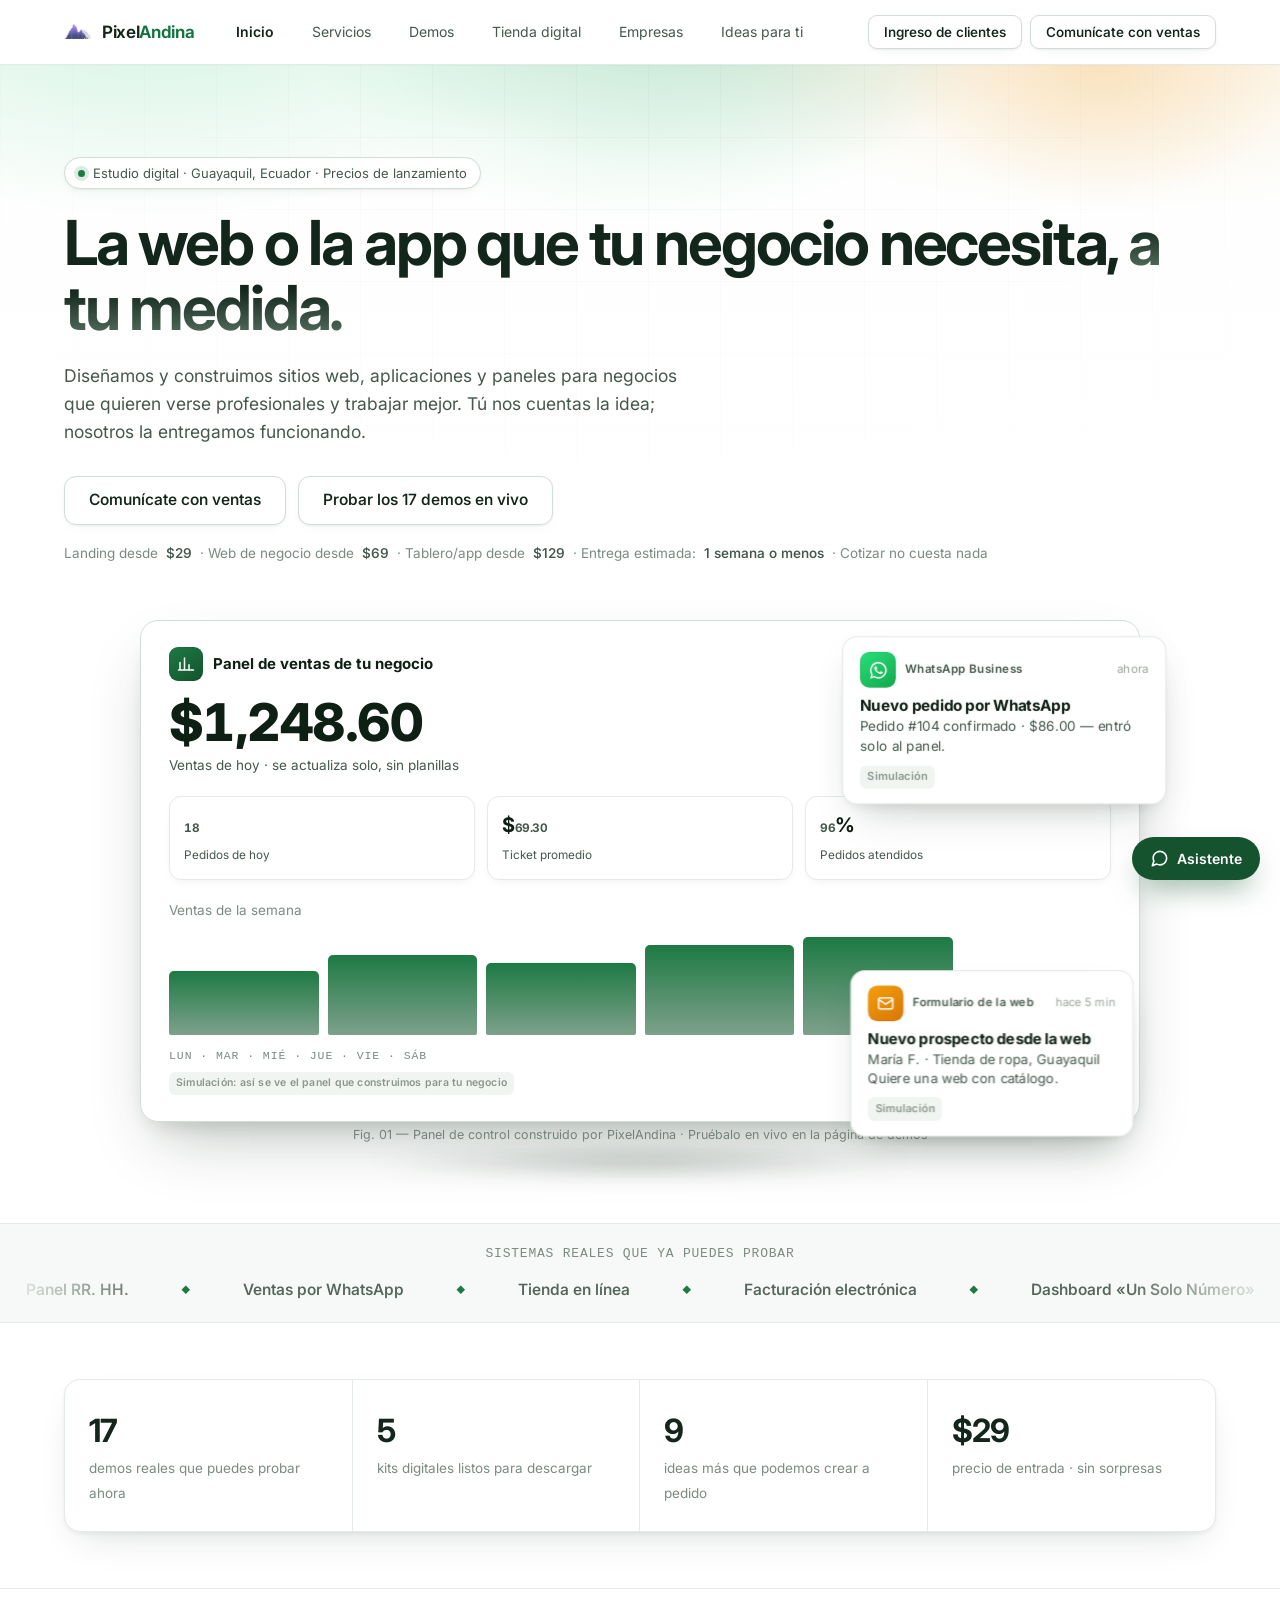
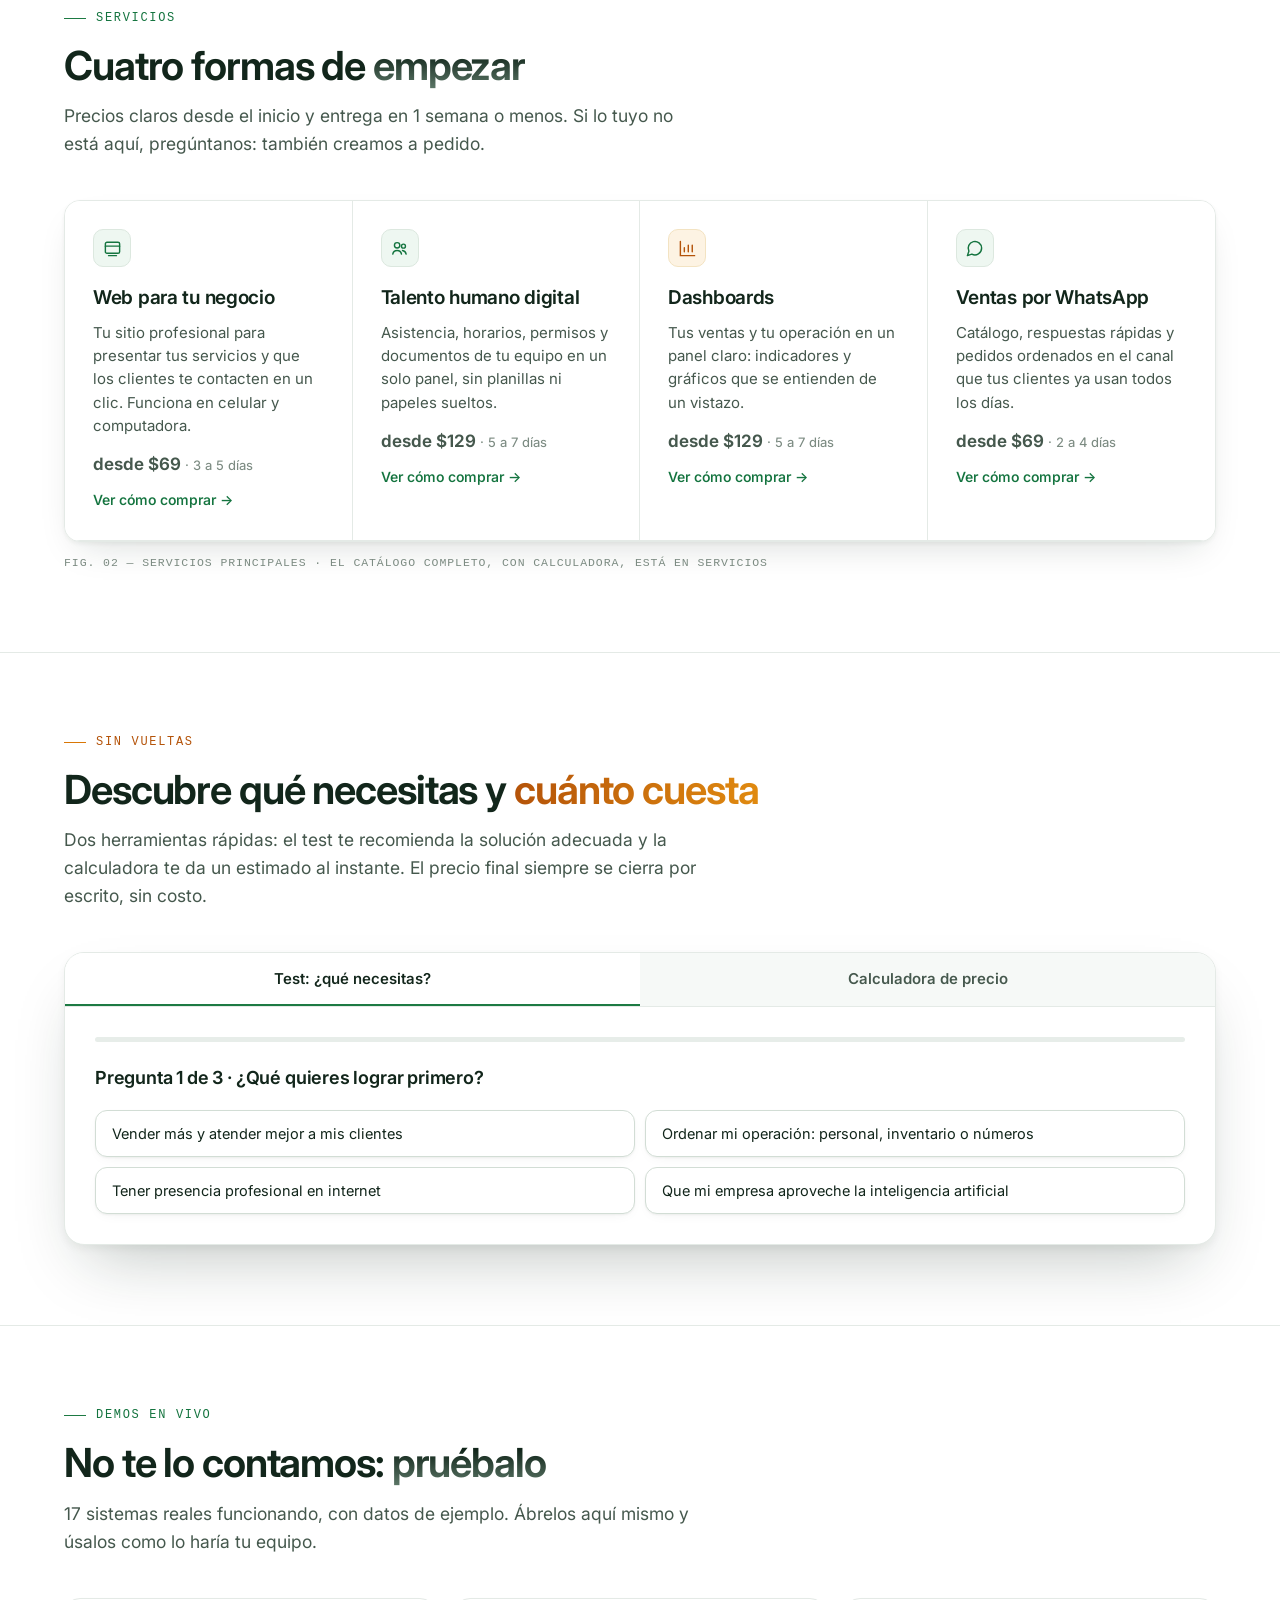
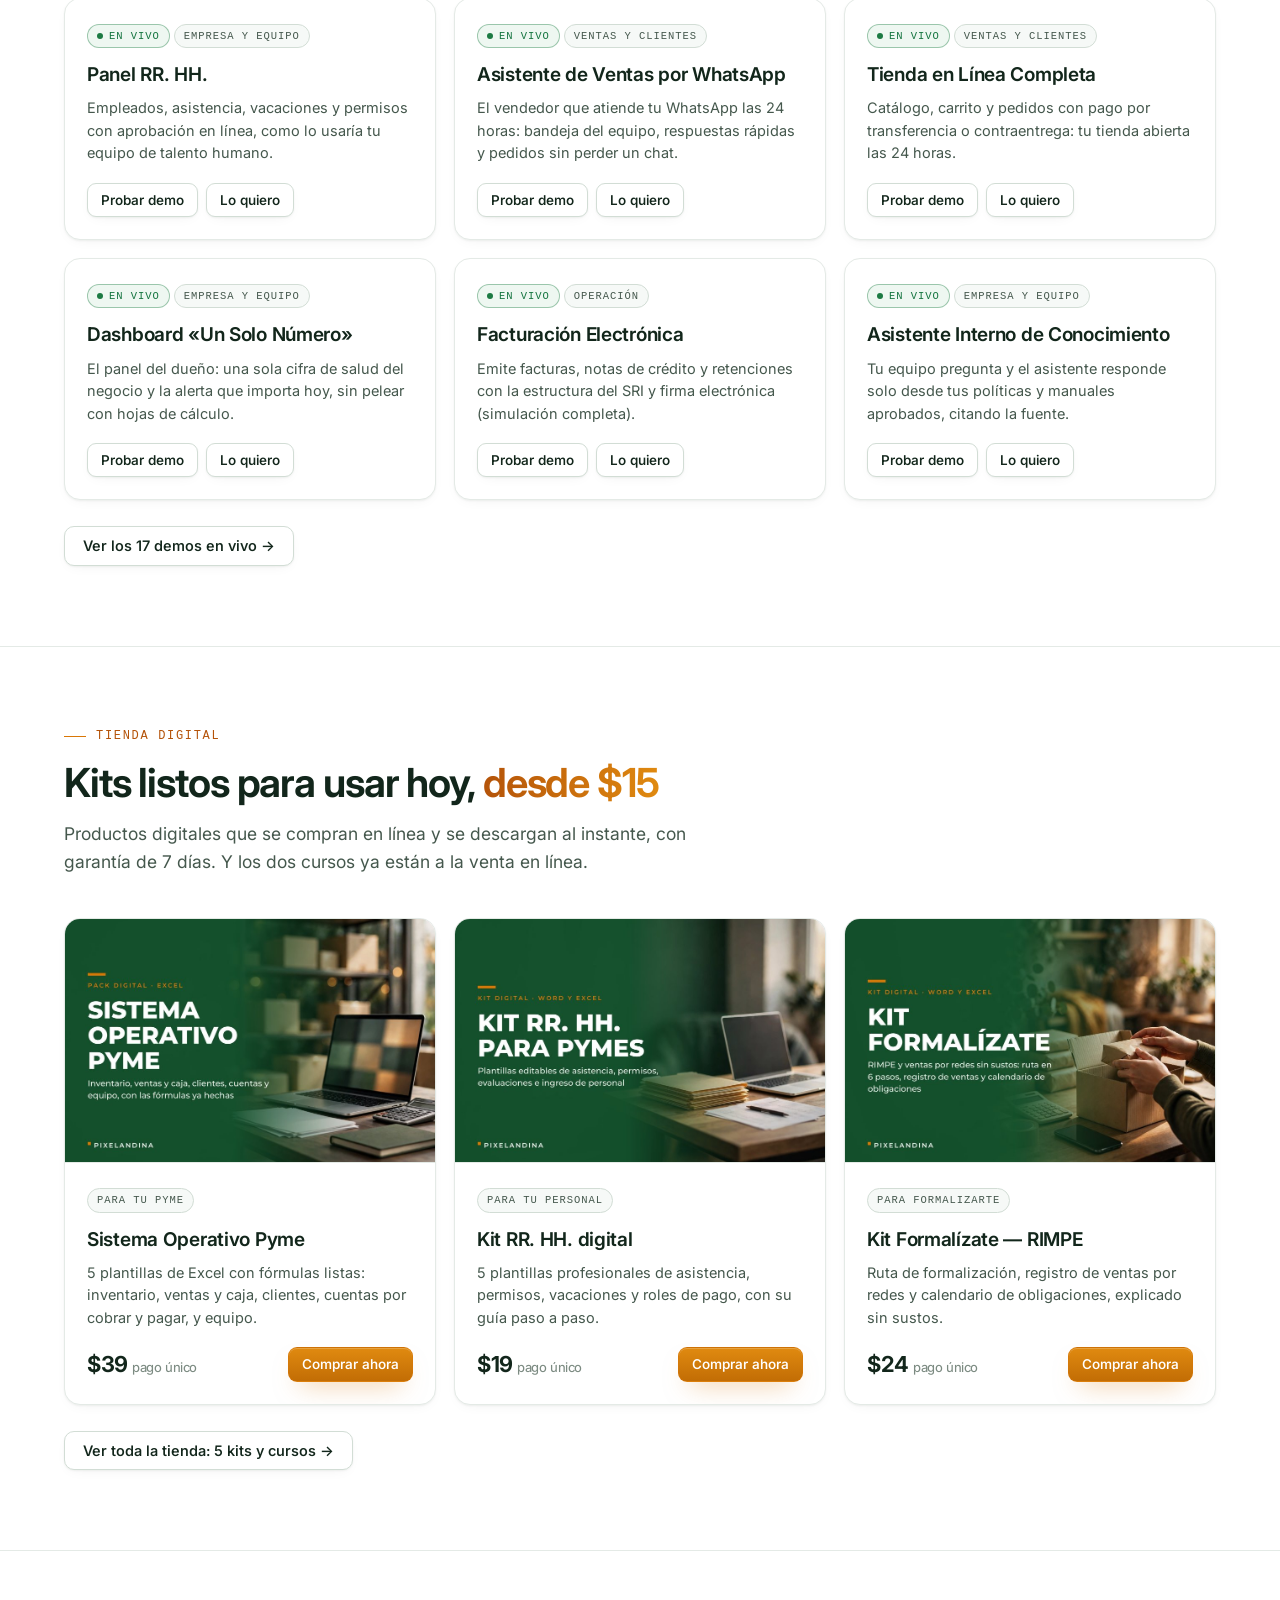
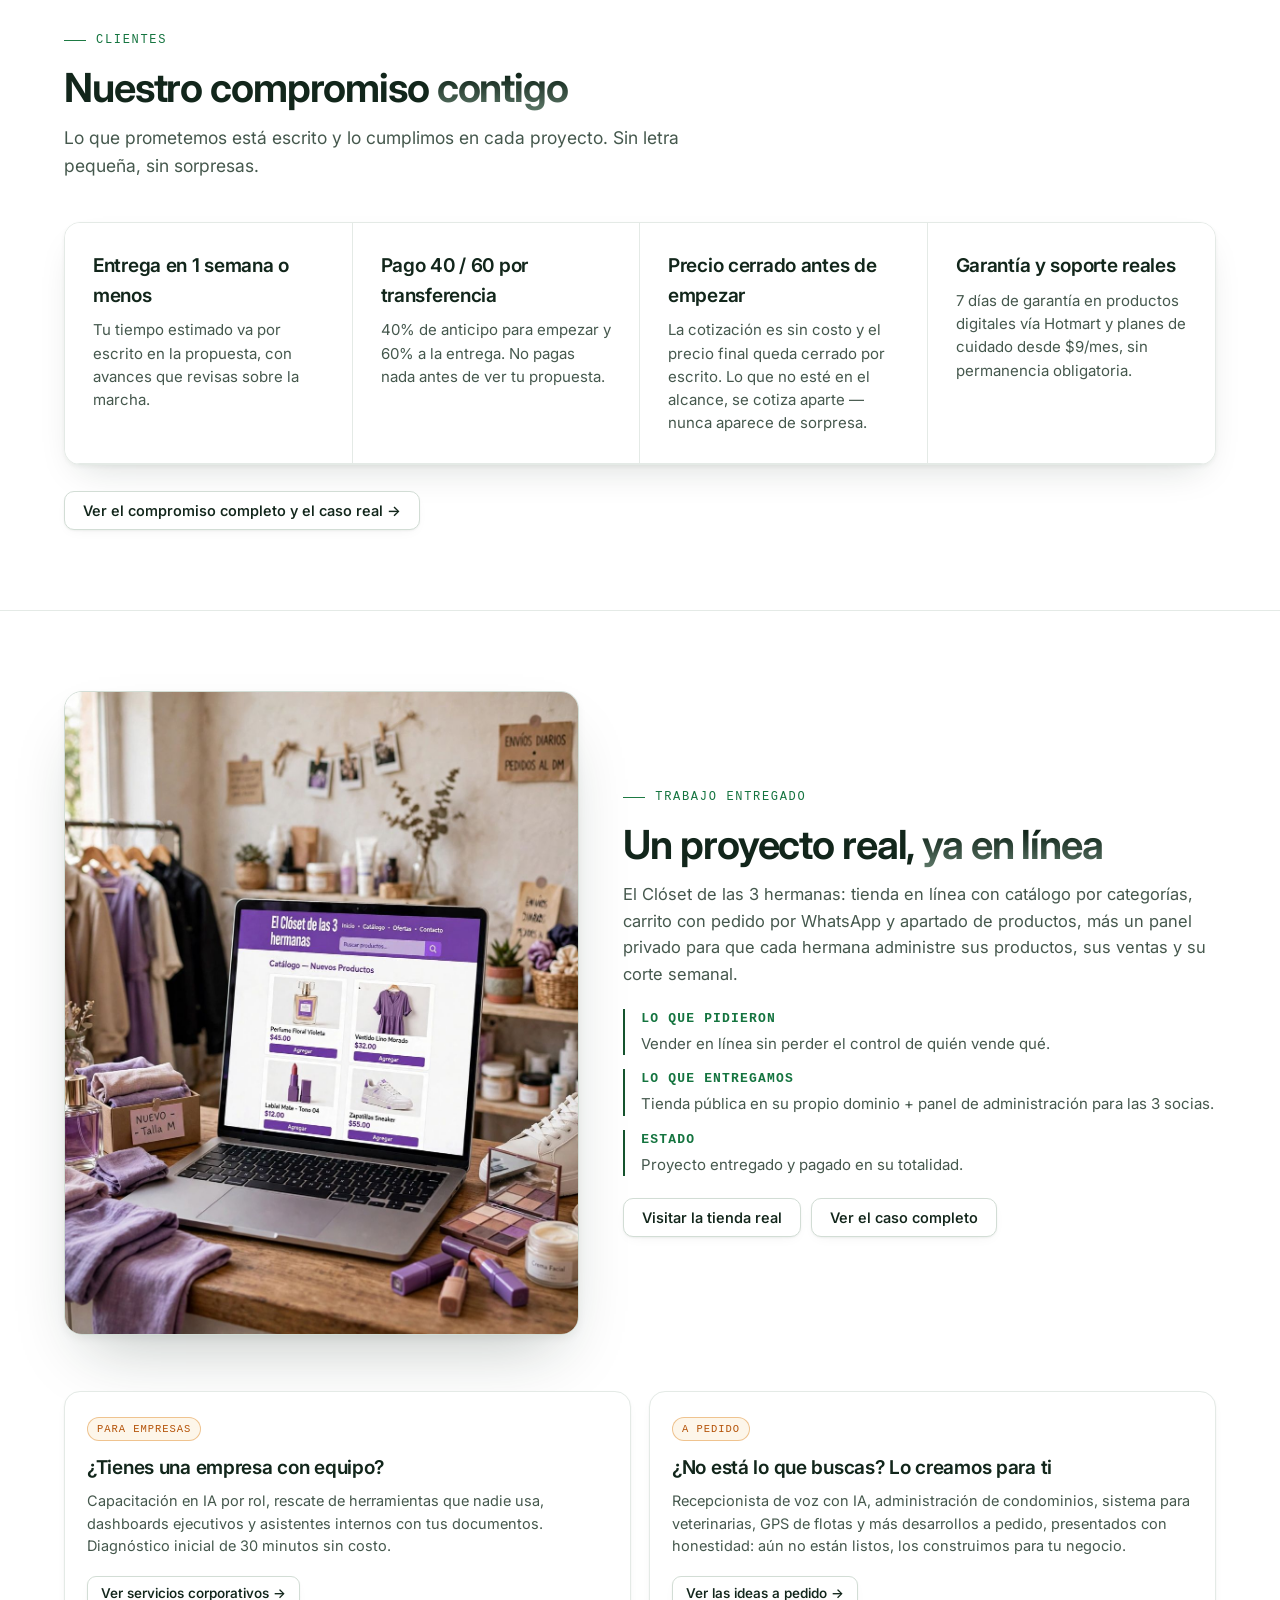
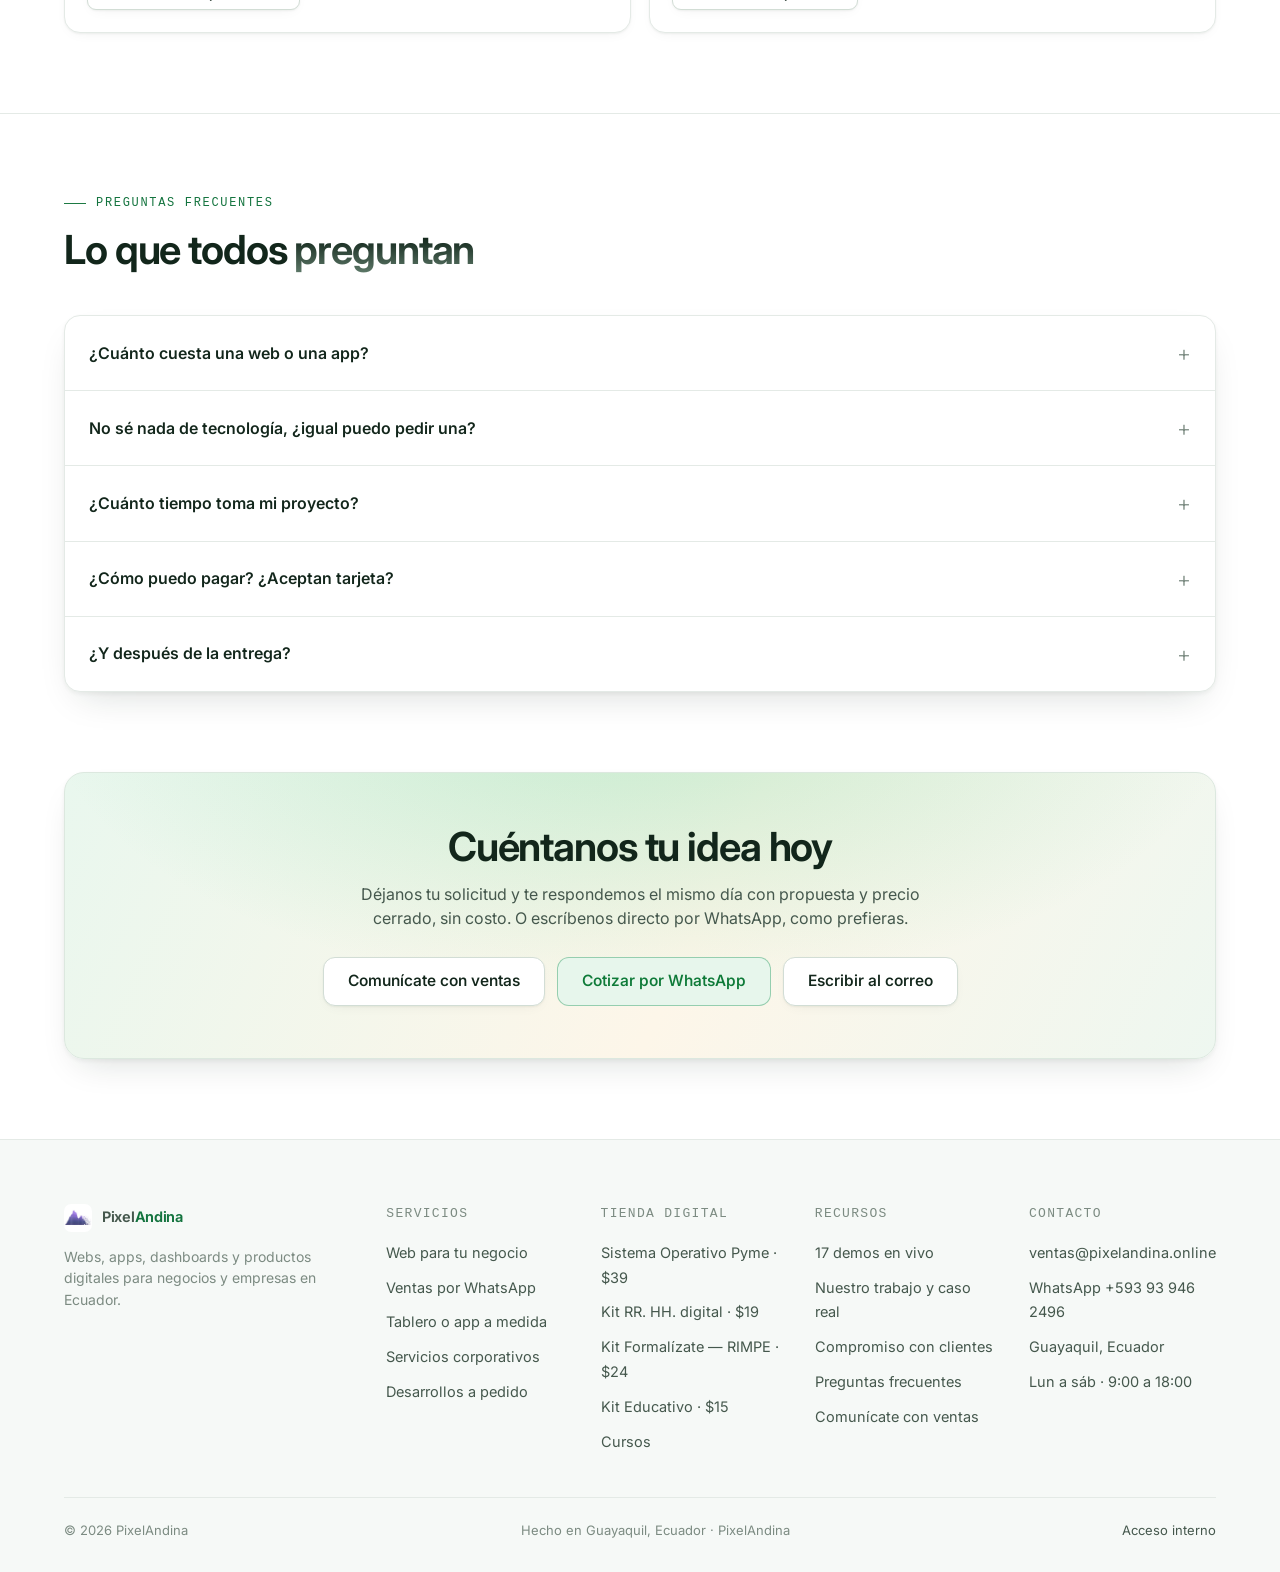
<file: index.html>
<!DOCTYPE html>
<html lang="es">
<head>
<meta charset="UTF-8">
<meta name="viewport" content="width=device-width, initial-scale=1.0">
<title>PixelAndina — Webs, apps y dashboards para tu negocio en Ecuador</title>
<meta name="description" content="Diseñamos y construimos sitios web, aplicaciones y paneles para negocios en Ecuador. Precios claros desde $29, entrega en 1 semana o menos y 17 demos en vivo para probar antes de pagar.">
<link rel="icon" type="image/png" href="assets/simbolo-dos-cumbres.png">
<link rel="preconnect" href="https://fonts.googleapis.com">
<link rel="preconnect" href="https://fonts.gstatic.com" crossorigin>
<link href="https://fonts.googleapis.com/css2?family=Inter:wght@400;500;600;700;800&display=swap" rel="stylesheet">
<link rel="stylesheet" href="assets/styles.css">
<link rel="stylesheet" href="assets/escena.css">
<script defer src="https://umami-pixelandina.vercel.app/script.js" data-website-id="78d59000-011a-4c44-9c90-a9eae71046f2"></script>
</head>
<body>

<header class="site-head">
  <div class="head-in">
    <a class="brand" href="index.html"><img src="assets/simbolo-dos-cumbres.webp" alt="Logo de PixelAndina"><span>Pixel<em>Andina</em></span></a>
    <button class="nav-toggle" type="button" aria-label="Abrir menú" aria-expanded="false" aria-controls="mainNav"><svg viewBox="0 0 24 24" fill="none" stroke="currentColor" stroke-width="2" stroke-linecap="round"><path d="M4 7h16M4 12h16M4 17h16"/></svg></button>
    <nav class="main-nav" id="mainNav" aria-label="Navegación principal">
      <a href="index.html" class="on">Inicio</a>
      <a href="servicios.html">Servicios</a>
      <a href="demos.html">Demos</a>
      <a href="tienda.html">Tienda digital</a>
      <a href="corporativo.html">Empresas</a>
      <a href="ideas.html">Ideas para ti</a>
      <a href="portafolio.html">Nuestro trabajo</a>
      <a href="clientes.html" class="solo-movil">Ingreso de clientes</a>
    </nav>
    <div class="head-cta"><a class="btn btn-ghost btn-sm" href="clientes.html">Ingreso de clientes</a><a class="btn btn-white btn-sm" href="ventas.html">Comunícate con ventas</a></div>
  </div>
</header>

<!-- ============ HERO ============ -->
<section class="hero">
  <div class="glow"></div><div class="gridbg"></div>
  <div class="wrap">
    <span class="pill"><span class="dot"></span> Estudio digital · Guayaquil, Ecuador · Precios de lanzamiento</span>
    <h1>La web o la app que tu negocio necesita, <span class="grad">a tu medida.</span></h1>
    <p class="lead">Diseñamos y construimos sitios web, aplicaciones y paneles para negocios que quieren verse profesionales y trabajar mejor. Tú nos cuentas la idea; nosotros la entregamos funcionando.</p>
    <div class="hero-ctas">
      <a class="btn btn-white btn-lg" href="ventas.html">Comunícate con ventas</a>
      <a class="btn btn-ghost btn-lg" href="demos.html">Probar los 17 demos en vivo</a>
    </div>
    <p class="hero-note">Landing desde <b>$29</b> · Web de negocio desde <b>$69</b> · Tablero/app desde <b>$129</b> · Entrega estimada: <b>1 semana o menos</b> · Cotizar no cuesta nada</p>

    <!-- ===== Escena 3D: panel de ventas en vivo ===== -->
    <div class="esc-scene">
      <div class="esc-halo"></div>
      <div class="esc-tilt">
        <div class="esc-panel">
          <div class="esc-p-head">
            <span class="esc-ic panel"><svg width="18" height="18" viewBox="0 0 24 24" fill="none" stroke="#fff" stroke-width="2" stroke-linecap="round"><path d="M4 20V10M10 20V4M16 20v-7M22 20H2"/></svg></span>
            <b>Panel de ventas de tu negocio</b>
            <span class="esc-live"><i></i>EN VIVO</span>
          </div>
          <div class="esc-big">$<span data-esc-count="1248.60" data-esc-dec="2">0.00</span></div>
          <p class="esc-big-sub">Ventas de hoy · se actualiza solo, sin planillas</p>
          <div class="esc-kpis">
            <div class="esc-kpi"><b><span data-esc-count="18">0</span></b><span>Pedidos de hoy</span></div>
            <div class="esc-kpi"><b>$<span data-esc-count="69.30" data-esc-dec="2">0.00</span></b><span>Ticket promedio</span></div>
            <div class="esc-kpi"><b><span data-esc-count="96">0</span>%</b><span>Pedidos atendidos</span></div>
          </div>
          <p class="small" style="margin:20px 0 4px">Ventas de la semana</p>
          <div class="bars"><i data-h="62"></i><i data-h="78"></i><i data-h="70"></i><i data-h="88"></i><i data-h="96"></i><i class="hot" data-h="52"></i></div>
          <p class="fig">Lun · Mar · Mié · Jue · Vie · Sáb</p>
          <span class="esc-sim">Simulación: así se ve el panel que construimos para tu negocio</span>
        </div>

        <div class="esc-fcard pos-tr float-a" aria-hidden="true">
          <div data-esc-rot="4600">
            <div class="esc-rot-item">
              <div class="fc-head">
                <span class="esc-ic wa"><svg width="19" height="19" viewBox="0 0 24 24" fill="#fff"><path d="M12 2a10 10 0 0 0-8.6 15.1L2 22l5-1.3A10 10 0 1 0 12 2zm0 18.2c-1.6 0-3.1-.4-4.4-1.2l-.3-.2-3 .8.8-2.9-.2-.3A8.2 8.2 0 1 1 12 20.2zm4.6-6.1c-.3-.1-1.5-.8-1.7-.8-.2-.1-.4-.1-.6.1l-.8 1c-.1.2-.3.2-.5.1a6.7 6.7 0 0 1-3.3-2.9c-.3-.4 0-.5.2-.8l.5-.6c.1-.2.1-.4 0-.5l-.8-1.9c-.2-.5-.4-.4-.6-.4h-.5c-.2 0-.5.1-.7.3-.9.9-1.1 2.2-.2 3.9a11.6 11.6 0 0 0 4.5 4.2c1.7.8 2.4.9 3.2.7.5-.1 1.5-.6 1.7-1.2.2-.6.2-1.1.1-1.2 0-.1-.2-.2-.5-.3z"/></svg></span>
                <span class="esc-app">WhatsApp Business</span>
                <span class="esc-time">ahora</span>
              </div>
              <h4>Nuevo pedido por WhatsApp</h4>
              <p>Pedido #104 confirmado · $86.00 — entró solo al panel.</p>
            </div>
            <div class="esc-rot-item">
              <div class="fc-head">
                <span class="esc-ic wa"><svg width="19" height="19" viewBox="0 0 24 24" fill="#fff"><path d="M12 2a10 10 0 0 0-8.6 15.1L2 22l5-1.3A10 10 0 1 0 12 2zm0 18.2c-1.6 0-3.1-.4-4.4-1.2l-.3-.2-3 .8.8-2.9-.2-.3A8.2 8.2 0 1 1 12 20.2zm4.6-6.1c-.3-.1-1.5-.8-1.7-.8-.2-.1-.4-.1-.6.1l-.8 1c-.1.2-.3.2-.5.1a6.7 6.7 0 0 1-3.3-2.9c-.3-.4 0-.5.2-.8l.5-.6c.1-.2.1-.4 0-.5l-.8-1.9c-.2-.5-.4-.4-.6-.4h-.5c-.2 0-.5.1-.7.3-.9.9-1.1 2.2-.2 3.9a11.6 11.6 0 0 0 4.5 4.2c1.7.8 2.4.9 3.2.7.5-.1 1.5-.6 1.7-1.2.2-.6.2-1.1.1-1.2 0-.1-.2-.2-.5-.3z"/></svg></span>
                <span class="esc-app">WhatsApp Business</span>
                <span class="esc-time">hace 12 min</span>
              </div>
              <h4>Apartado registrado</h4>
              <p>Abono de $20.00 — el producto quedó reservado.</p>
            </div>
            <div class="esc-rot-item">
              <div class="fc-head">
                <span class="esc-ic panel"><svg width="18" height="18" viewBox="0 0 24 24" fill="none" stroke="#fff" stroke-width="2" stroke-linecap="round"><path d="M4 20V10M10 20V4M16 20v-7M22 20H2"/></svg></span>
                <span class="esc-app">Panel de ventas</span>
                <span class="esc-time">hace 31 min</span>
              </div>
              <h4>La asistencia de hoy ya se cuadró sola</h4>
              <p>Sin planillas: el panel cerró el día por ti.</p>
            </div>
          </div>
          <span class="esc-sim">Simulación</span>
        </div>

        <div class="esc-fcard pos-br float-c" aria-hidden="true">
          <div class="fc-head">
            <span class="esc-ic mail"><svg width="18" height="18" viewBox="0 0 24 24" fill="none" stroke="#fff" stroke-width="2" stroke-linecap="round" stroke-linejoin="round"><rect x="3" y="5" width="18" height="14" rx="2"/><path d="m3 7 9 6 9-6"/></svg></span>
            <span class="esc-app">Formulario de la web</span>
            <span class="esc-time">hace 5 min</span>
          </div>
          <h4>Nuevo prospecto desde la web</h4>
          <p>María F. · Tienda de ropa, Guayaquil<br>Quiere una web con catálogo.</p>
          <span class="esc-sim">Simulación</span>
        </div>
      </div>
      <div class="esc-floor"></div>
      <p class="esc-cap">Fig. 01 — Panel de control construido por PixelAndina · Pruébalo en vivo en la página de demos</p>
    </div>
  </div>
</section>

<!-- ============ TIRA ============ -->
<div class="strip">
  <p>Sistemas reales que ya puedes probar</p>
  <div class="marquee"><div class="marquee-in">
    <span>Panel RR. HH.</span><span>Ventas por WhatsApp</span><span>Tienda en línea</span><span>Facturación electrónica</span><span>Dashboard «Un Solo Número»</span><span>Reservas con seña</span><span>Asistente de conocimiento</span><span>Inventario y pedidos</span><span>ReseñasQueVenden</span>
    <span>Panel RR. HH.</span><span>Ventas por WhatsApp</span><span>Tienda en línea</span><span>Facturación electrónica</span><span>Dashboard «Un Solo Número»</span><span>Reservas con seña</span><span>Asistente de conocimiento</span><span>Inventario y pedidos</span><span>ReseñasQueVenden</span>
  </div></div>
</div>

<!-- ============ CIFRAS ============ -->
<section class="sec-tight">
  <div class="wrap">
    <div class="stats rv">
      <div><b data-count="17">0</b><span>demos reales que puedes probar ahora</span></div>
      <div><b data-count="5">0</b><span>kits digitales listos para descargar</span></div>
      <div><b data-count="9">0</b><span>ideas más que podemos crear a pedido</span></div>
      <div><b data-prefix="$" data-count="29">0</b><span>precio de entrada · sin sorpresas</span></div>
    </div>
  </div>
</section>

<!-- ============ SERVICIOS ============ -->
<section class="sec" style="padding-top:20px">
  <div class="wrap">
    <div class="sec-head rv">
      <p class="eyebrow">Servicios</p>
      <h2>Cuatro formas de <span class="grad">empezar</span></h2>
      <p class="lead">Precios claros desde el inicio y entrega en 1 semana o menos. Si lo tuyo no está aquí, pregúntanos: también creamos a pedido.</p>
    </div>
    <div class="cells c4 rv">
      <div class="cell">
        <div class="ic"><svg viewBox="0 0 24 24" fill="none" stroke="currentColor" stroke-width="1.8" stroke-linecap="round"><rect x="3" y="4" width="18" height="14" rx="2"/><path d="M3 9h18M7 21h10"/></svg></div>
        <h3>Web para tu negocio</h3>
        <p>Tu sitio profesional para presentar tus servicios y que los clientes te contacten en un clic. Funciona en celular y computadora.</p>
        <p class="price">desde $69 <small>· 3 a 5 días</small></p>
        <a class="more" href="servicios.html">Ver cómo comprar →</a>
      </div>
      <div class="cell">
        <div class="ic"><svg viewBox="0 0 24 24" fill="none" stroke="currentColor" stroke-width="1.8" stroke-linecap="round"><circle cx="9" cy="8" r="3.4"/><path d="M3.5 19c.6-3 2.8-4.5 5.5-4.5s4.9 1.5 5.5 4.5"/><circle cx="17" cy="9" r="2.5"/><path d="M15.8 14.6c2.2.3 4 1.7 4.6 4.4"/></svg></div>
        <h3>Talento humano digital</h3>
        <p>Asistencia, horarios, permisos y documentos de tu equipo en un solo panel, sin planillas ni papeles sueltos.</p>
        <p class="price">desde $129 <small>· 5 a 7 días</small></p>
        <a class="more" href="servicios.html">Ver cómo comprar →</a>
      </div>
      <div class="cell">
        <div class="ic amber"><svg viewBox="0 0 24 24" fill="none" stroke="currentColor" stroke-width="1.8" stroke-linecap="round"><path d="M3 3v18h18"/><path d="M8 16v-5M13 16V8M18 16v-8"/></svg></div>
        <h3>Dashboards</h3>
        <p>Tus ventas y tu operación en un panel claro: indicadores y gráficos que se entienden de un vistazo.</p>
        <p class="price">desde $129 <small>· 5 a 7 días</small></p>
        <a class="more" href="servicios.html">Ver cómo comprar →</a>
      </div>
      <div class="cell">
        <div class="ic"><svg viewBox="0 0 24 24" fill="none" stroke="currentColor" stroke-width="1.8" stroke-linecap="round" stroke-linejoin="round"><path d="M21 11.5a8.5 8.5 0 0 1-12.4 7.6L3 21l1.9-5.6A8.5 8.5 0 1 1 21 11.5z"/></svg></div>
        <h3>Ventas por WhatsApp</h3>
        <p>Catálogo, respuestas rápidas y pedidos ordenados en el canal que tus clientes ya usan todos los días.</p>
        <p class="price">desde $69 <small>· 2 a 4 días</small></p>
        <a class="more" href="servicios.html">Ver cómo comprar →</a>
      </div>
    </div>
    <p class="fig">Fig. 02 — Servicios principales · El catálogo completo, con calculadora, está en Servicios</p>
  </div>
</section>

<!-- ============ HERRAMIENTAS: QUIZ + CALCULADORA ============ -->
<section class="sec">
  <div class="wrap">
    <div class="sec-head rv">
      <p class="eyebrow amber">Sin vueltas</p>
      <h2>Descubre qué necesitas y <span class="grad-a">cuánto cuesta</span></h2>
      <p class="lead">Dos herramientas rápidas: el test te recomienda la solución adecuada y la calculadora te da un estimado al instante. El precio final siempre se cierra por escrito, sin costo.</p>
    </div>
    <div class="toolbox rv">
      <div class="tool-tabs" role="tablist">
        <button class="tool-tab" role="tab" aria-selected="true" data-pane="pane-quiz">Test: ¿qué necesitas?</button>
        <button class="tool-tab" role="tab" aria-selected="false" data-pane="pane-calc">Calculadora de precio</button>
      </div>
      <div class="tool-pane active" id="pane-quiz">
        <div data-quiz>
          <div class="quiz-prog"><i></i></div>
          <div class="quiz-body"></div>
        </div>
      </div>
      <div class="tool-pane" id="pane-calc">
        <div class="calc-grid" data-calc>
          <div>
            <p class="calc-group-t" style="margin-top:0">Tipo de proyecto</p>
            <div class="calc-opts">
              <button type="button" class="opt" data-base="29" data-name="Landing" aria-pressed="false">Landing <span class="v">$29</span></button>
              <button type="button" class="opt" data-base="69" data-name="Web de negocio" aria-pressed="true">Web de negocio <span class="v">$69</span></button>
              <button type="button" class="opt" data-base="69" data-name="Ventas por WhatsApp" aria-pressed="false">Ventas WhatsApp <span class="v">$69</span></button>
              <button type="button" class="opt" data-base="129" data-name="Tablero o app" aria-pressed="false">Tablero / app <span class="v">$129</span></button>
            </div>
            <p class="calc-group-t">Extras (opcionales)</p>
            <div class="calc-opts">
              <label class="opt"><input type="checkbox" data-extra="catalogo" data-price="40" data-name="Catálogo con pedidos"> Catálogo de productos con pedidos <span class="v">+$40</span></label>
              <label class="opt"><input type="checkbox" data-extra="panel" data-price="60" data-name="Panel de administración"> Panel de administración para tu equipo <span class="v">+$60</span></label>
              <label class="opt"><input type="checkbox" data-extra="reservas" data-price="45" data-name="Reservas o citas en línea"> Reservas o citas en línea <span class="v">+$45</span></label>
              <label class="opt"><input type="checkbox" data-extra="contenido" data-price="25" data-name="Textos e imágenes preparados por nosotros"> Textos e imágenes preparados por nosotros <span class="v">+$25</span></label>
            </div>
            <p class="calc-group-t">Ritmo y acompañamiento</p>
            <div class="calc-opts">
              <label class="opt"><input type="checkbox" data-urgent> Entrega prioritaria (antes del tiempo normal) <span class="v">×1,3</span></label>
              <label class="opt"><input type="checkbox" data-support> Plan de cuidado Esencial <span class="v">$9/mes</span></label>
            </div>
          </div>
          <div class="calc-out">
            <p class="small">Tu estimado</p>
            <p class="calc-amount">$69</p>
            <ul class="calc-list"></ul>
            <p class="calc-anticipo"></p>
            <a class="btn btn-wa calc-wa" href="#" target="_blank" rel="noopener" style="width:100%">Confirmar este precio por WhatsApp</a>
            <p class="small" style="margin-top:12px">Estimado de referencia con precios de lanzamiento. Tu precio final queda cerrado en una cotización escrita, sin costo y sin compromiso.</p>
          </div>
        </div>
      </div>
    </div>
  </div>
</section>

<!-- ============ DEMOS DESTACADOS ============ -->
<section class="sec">
  <div class="wrap">
    <div class="sec-head rv">
      <p class="eyebrow">Demos en vivo</p>
      <h2>No te lo contamos: <span class="grad">pruébalo</span></h2>
      <p class="lead">17 sistemas reales funcionando, con datos de ejemplo. Ábrelos aquí mismo y úsalos como lo haría tu equipo.</p>
    </div>
    <div class="cards c3 rv">
      <article class="card demo-card"><div class="body">
        <div><span class="badge live">En vivo</span> <span class="badge">Empresa y equipo</span></div>
        <h3>Panel RR. HH.</h3>
        <p>Empleados, asistencia, vacaciones y permisos con aprobación en línea, como lo usaría tu equipo de talento humano.</p>
        <div class="demo-ctas"><button type="button" class="btn btn-white btn-sm" data-demo="https://aquimis-lab.github.io/pixelandina-demos/panel-rrhh/" data-title="Panel RR. HH.">Probar demo</button><a class="btn btn-ghost btn-sm" data-wa="Hola PixelAndina, probé la demo del Panel RR. HH. y quiero algo así para mi negocio.">Lo quiero</a></div>
      </div></article>
      <article class="card demo-card"><div class="body">
        <div><span class="badge live">En vivo</span> <span class="badge">Ventas y clientes</span></div>
        <h3>Asistente de Ventas por WhatsApp</h3>
        <p>El vendedor que atiende tu WhatsApp las 24 horas: bandeja del equipo, respuestas rápidas y pedidos sin perder un chat.</p>
        <div class="demo-ctas"><button type="button" class="btn btn-white btn-sm" data-demo="https://aquimis-lab.github.io/pixelandina-demos/asistente-whatsapp/" data-title="Asistente de Ventas por WhatsApp">Probar demo</button><a class="btn btn-ghost btn-sm" data-wa="Hola PixelAndina, probé la demo del Asistente de Ventas por WhatsApp y quiero algo así para mi negocio.">Lo quiero</a></div>
      </div></article>
      <article class="card demo-card"><div class="body">
        <div><span class="badge live">En vivo</span> <span class="badge">Ventas y clientes</span></div>
        <h3>Tienda en Línea Completa</h3>
        <p>Catálogo, carrito y pedidos con pago por transferencia o contraentrega: tu tienda abierta las 24 horas.</p>
        <div class="demo-ctas"><button type="button" class="btn btn-white btn-sm" data-demo="https://aquimis-lab.github.io/pixelandina-demos/tienda-completa/" data-title="Tienda en Línea Completa">Probar demo</button><a class="btn btn-ghost btn-sm" data-wa="Hola PixelAndina, probé la demo de la Tienda en Línea y quiero algo así para mi negocio.">Lo quiero</a></div>
      </div></article>
      <article class="card demo-card"><div class="body">
        <div><span class="badge live">En vivo</span> <span class="badge">Empresa y equipo</span></div>
        <h3>Dashboard «Un Solo Número»</h3>
        <p>El panel del dueño: una sola cifra de salud del negocio y la alerta que importa hoy, sin pelear con hojas de cálculo.</p>
        <div class="demo-ctas"><button type="button" class="btn btn-white btn-sm" data-demo="https://aquimis-lab.github.io/pixelandina-demos/dashboard-un-numero/" data-title="Dashboard «Un Solo Número»">Probar demo</button><a class="btn btn-ghost btn-sm" data-wa="Hola PixelAndina, probé la demo del Dashboard «Un Solo Número» y quiero algo así para mi negocio.">Lo quiero</a></div>
      </div></article>
      <article class="card demo-card"><div class="body">
        <div><span class="badge live">En vivo</span> <span class="badge">Operación</span></div>
        <h3>Facturación Electrónica</h3>
        <p>Emite facturas, notas de crédito y retenciones con la estructura del SRI y firma electrónica (simulación completa).</p>
        <div class="demo-ctas"><button type="button" class="btn btn-white btn-sm" data-demo="https://aquimis-lab.github.io/pixelandina-demos/facturacion/" data-title="Facturación Electrónica">Probar demo</button><a class="btn btn-ghost btn-sm" data-wa="Hola PixelAndina, probé la demo de Facturación Electrónica y quiero algo así para mi negocio.">Lo quiero</a></div>
      </div></article>
      <article class="card demo-card"><div class="body">
        <div><span class="badge live">En vivo</span> <span class="badge">Empresa y equipo</span></div>
        <h3>Asistente Interno de Conocimiento</h3>
        <p>Tu equipo pregunta y el asistente responde solo desde tus políticas y manuales aprobados, citando la fuente.</p>
        <div class="demo-ctas"><button type="button" class="btn btn-white btn-sm" data-demo="https://aquimis-lab.github.io/pixelandina-demos/asistente-conocimiento/" data-title="Asistente Interno de Conocimiento">Probar demo</button><a class="btn btn-ghost btn-sm" data-wa="Hola PixelAndina, probé la demo del Asistente Interno de Conocimiento y quiero algo así para mi empresa.">Lo quiero</a></div>
      </div></article>
    </div>
    <p style="margin-top:26px"><a class="btn btn-ghost" href="demos.html">Ver los 17 demos en vivo →</a></p>
  </div>
</section>

<!-- ============ TIENDA DESTACADA ============ -->
<section class="sec">
  <div class="wrap">
    <div class="sec-head rv">
      <p class="eyebrow amber">Tienda digital</p>
      <h2>Kits listos para usar hoy, <span class="grad-a">desde $15</span></h2>
      <p class="lead">Productos digitales que se compran en línea y se descargan al instante, con garantía de 7 días. Y los dos cursos ya están a la venta en línea.</p>
    </div>
    <div class="cards c3 rv">
      <article class="card">
        <img class="cover" src="assets/img/portada-ospyme.jpg" alt="Portada del Sistema Operativo Pyme">
        <div class="body">
          <span class="badge">Para tu pyme</span>
          <h3>Sistema Operativo Pyme</h3>
          <p>5 plantillas de Excel con fórmulas listas: inventario, ventas y caja, clientes, cuentas por cobrar y pagar, y equipo.</p>
          <div class="foot"><span class="price-big">$39 <small>pago único</small></span><a data-umami-event="clic-hotmart" class="btn btn-amber btn-sm" href="https://go.hotmart.com/C108689245U" target="_blank" rel="noopener">Comprar ahora</a></div>
        </div>
      </article>
      <article class="card">
        <img class="cover" src="assets/img/portada-kit-rrhh.jpg" alt="Portada del Kit RR. HH. digital">
        <div class="body">
          <span class="badge">Para tu personal</span>
          <h3>Kit RR. HH. digital</h3>
          <p>5 plantillas profesionales de asistencia, permisos, vacaciones y roles de pago, con su guía paso a paso.</p>
          <div class="foot"><span class="price-big">$19 <small>pago único</small></span><a data-umami-event="clic-hotmart" class="btn btn-amber btn-sm" href="https://go.hotmart.com/F108688540E" target="_blank" rel="noopener">Comprar ahora</a></div>
        </div>
      </article>
      <article class="card">
        <img class="cover" src="assets/img/portada-kit-rimpe.jpg" alt="Portada del Kit Formalízate RIMPE">
        <div class="body">
          <span class="badge">Para formalizarte</span>
          <h3>Kit Formalízate — RIMPE</h3>
          <p>Ruta de formalización, registro de ventas por redes y calendario de obligaciones, explicado sin sustos.</p>
          <div class="foot"><span class="price-big">$24 <small>pago único</small></span><a data-umami-event="clic-hotmart" class="btn btn-amber btn-sm" href="https://go.hotmart.com/N108689413F" target="_blank" rel="noopener">Comprar ahora</a></div>
        </div>
      </article>
    </div>
    <p style="margin-top:26px"><a class="btn btn-ghost" href="tienda.html">Ver toda la tienda: 5 kits y cursos →</a></p>
  </div>
</section>

<!-- ============ COMPROMISO CON CLIENTES ============ -->
<section class="sec">
  <div class="wrap">
    <div class="sec-head rv">
      <p class="eyebrow">Clientes</p>
      <h2>Nuestro compromiso <span class="grad">contigo</span></h2>
      <p class="lead">Lo que prometemos está escrito y lo cumplimos en cada proyecto. Sin letra pequeña, sin sorpresas.</p>
    </div>
    <div class="cells c4 rv">
      <div class="cell"><h3>Entrega en 1 semana o menos</h3><p>Tu tiempo estimado va por escrito en la propuesta, con avances que revisas sobre la marcha.</p></div>
      <div class="cell"><h3>Pago 40 / 60 por transferencia</h3><p>40% de anticipo para empezar y 60% a la entrega. No pagas nada antes de ver tu propuesta.</p></div>
      <div class="cell"><h3>Precio cerrado antes de empezar</h3><p>La cotización es sin costo y el precio final queda cerrado por escrito. Lo que no esté en el alcance, se cotiza aparte — nunca aparece de sorpresa.</p></div>
      <div class="cell"><h3>Garantía y soporte reales</h3><p>7 días de garantía en productos digitales vía Hotmart y planes de cuidado desde $9/mes, sin permanencia obligatoria.</p></div>
    </div>
    <p style="margin-top:26px"><a class="btn btn-ghost" href="clientes.html">Ver el compromiso completo y el caso real →</a></p>
  </div>
</section>

<!-- ============ CASO + CORPORATIVO + IDEAS ============ -->
<section class="sec">
  <div class="wrap">
    <div class="case-grid rv">
      <div class="case-img"><img src="assets/img/caso.jpg" alt="Publicación del lanzamiento de la tienda El Clóset de las 3 hermanas"></div>
      <div>
        <p class="eyebrow">Trabajo entregado</p>
        <h2 style="margin-bottom:14px">Un proyecto real, <span class="grad">ya en línea</span></h2>
        <p class="lead" style="font-size:16.5px">El Clóset de las 3 hermanas: tienda en línea con catálogo por categorías, carrito con pedido por WhatsApp y apartado de productos, más un panel privado para que cada hermana administre sus productos, sus ventas y su corte semanal.</p>
        <div class="kv">
          <div><b>Lo que pidieron</b><p>Vender en línea sin perder el control de quién vende qué.</p></div>
          <div><b>Lo que entregamos</b><p>Tienda pública en su propio dominio + panel de administración para las 3 socias.</p></div>
          <div><b>Estado</b><p>Proyecto entregado y pagado en su totalidad.</p></div>
        </div>
        <div style="display:flex;gap:10px;flex-wrap:wrap">
          <a class="btn btn-white" href="https://elclosetdelas3hermanas.online/" target="_blank" rel="noopener">Visitar la tienda real</a>
          <a class="btn btn-ghost" href="portafolio.html">Ver el caso completo</a>
        </div>
      </div>
    </div>
    <div class="cards c2 rv" style="margin-top:56px">
      <article class="card"><div class="body">
        <span class="badge amber">Para empresas</span>
        <h3>¿Tienes una empresa con equipo?</h3>
        <p>Capacitación en IA por rol, rescate de herramientas que nadie usa, dashboards ejecutivos y asistentes internos con tus documentos. Diagnóstico inicial de 30 minutos sin costo.</p>
        <div class="foot"><a class="btn btn-ghost btn-sm" href="corporativo.html">Ver servicios corporativos →</a></div>
      </div></article>
      <article class="card"><div class="body">
        <span class="badge amber">A pedido</span>
        <h3>¿No está lo que buscas? Lo creamos para ti</h3>
        <p>Recepcionista de voz con IA, administración de condominios, sistema para veterinarias, GPS de flotas y más desarrollos a pedido, presentados con honestidad: aún no están listos, los construimos para tu negocio.</p>
        <div class="foot"><a class="btn btn-ghost btn-sm" href="ideas.html">Ver las ideas a pedido →</a></div>
      </div></article>
    </div>
  </div>
</section>

<!-- ============ FAQ ============ -->
<section class="sec" id="faq">
  <div class="wrap">
    <div class="sec-head rv">
      <p class="eyebrow">Preguntas frecuentes</p>
      <h2>Lo que todos <span class="grad">preguntan</span></h2>
    </div>
    <div class="faq rv">
      <details><summary>¿Cuánto cuesta una web o una app?</summary><p>Precios de lanzamiento: landing desde $29, web de negocio desde $69 y tablero/app simple desde $129, con planes de cuidado desde $9/mes. El precio final se confirma cerrado en una cotización sin costo, antes de decidir. También hay kits digitales listos desde $15 en la tienda.</p></details>
      <details><summary>No sé nada de tecnología, ¿igual puedo pedir una?</summary><p>Sí, es lo normal. Tú nos cuentas cómo trabaja tu negocio y qué quieres lograr; nosotros nos encargamos del diseño y la parte técnica, y te entregamos todo funcionando con una capacitación corta.</p></details>
      <details><summary>¿Cuánto tiempo toma mi proyecto?</summary><p>La entrega estimada es de 1 semana o menos, según el servicio: landing 2 a 3 días, web de negocio 3 a 5 días, ventas por WhatsApp 2 a 4 días y tablero/app 5 a 7 días. Si partes de una plantilla, el tiempo aproximado se conoce desde el inicio; un proyecto a medida depende de la solicitud y su tiempo confirmado va por escrito en tu propuesta.</p></details>
      <details><summary>¿Cómo puedo pagar? ¿Aceptan tarjeta?</summary><p>Los servicios a medida se pagan por transferencia bancaria: 40% de anticipo para empezar y 60% restante a la entrega; los datos de la cuenta van en tu cotización. Los kits digitales se pagan en línea en la tienda (Hotmart). El pago con tarjeta para servicios está en activación.</p></details>
      <details><summary>¿Y después de la entrega?</summary><p>Te acompañamos en el arranque con ajustes incluidos. Después puedes mantener un plan de cuidado desde $9/mes, y cualquier función nueva se cotiza como un encargo nuevo, con precio cerrado por escrito.</p></details>
    </div>
  </div>
</section>

<!-- ============ CTA ============ -->
<section class="sec" style="border-top:none;padding-top:0">
  <div class="wrap">
    <div class="cta-band rv">
      <h2>Cuéntanos tu idea hoy</h2>
      <p>Déjanos tu solicitud y te respondemos el mismo día con propuesta y precio cerrado, sin costo. O escríbenos directo por WhatsApp, como prefieras.</p>
      <div class="row">
        <a class="btn btn-white btn-lg" href="ventas.html">Comunícate con ventas</a>
        <a class="btn btn-wa btn-lg" data-wa="Hola PixelAndina, quiero cotizar una web o app para mi negocio.">Cotizar por WhatsApp</a>
        <a class="btn btn-ghost btn-lg" href="mailto:ventas@pixelandina.online">Escribir al correo</a>
      </div>
    </div>
  </div>
</section>

<footer>
  <div class="wrap">
    <div class="foot-grid">
      <div class="foot-brand">
        <a class="brand" href="index.html"><img src="assets/simbolo-dos-cumbres.webp" alt="Logo de PixelAndina"><span>Pixel<em>Andina</em></span></a>
        <p>Webs, apps, dashboards y productos digitales para negocios y empresas en Ecuador.</p>
      </div>
      <div><h4>Servicios</h4><ul>
        <li><a href="servicios.html">Web para tu negocio</a></li>
        <li><a href="servicios.html">Ventas por WhatsApp</a></li>
        <li><a href="servicios.html">Tablero o app a medida</a></li>
        <li><a href="corporativo.html">Servicios corporativos</a></li>
        <li><a href="ideas.html">Desarrollos a pedido</a></li>
      </ul></div>
      <div><h4>Tienda digital</h4><ul>
        <li><a href="tienda.html">Sistema Operativo Pyme · $39</a></li>
        <li><a href="tienda.html">Kit RR. HH. digital · $19</a></li>
        <li><a href="tienda.html">Kit Formalízate — RIMPE · $24</a></li>
        <li><a href="tienda.html">Kit Educativo · $15</a></li>
        <li><a href="tienda.html">Cursos</a></li>
      </ul></div>
      <div><h4>Recursos</h4><ul>
        <li><a href="demos.html">17 demos en vivo</a></li>
        <li><a href="portafolio.html">Nuestro trabajo y caso real</a></li>
        <li><a href="clientes.html">Compromiso con clientes</a></li>
        <li><a href="index.html#faq">Preguntas frecuentes</a></li>
        <li><a href="ventas.html">Comunícate con ventas</a></li>
      </ul></div>
      <div><h4>Contacto</h4><ul>
        <li><a href="mailto:ventas@pixelandina.online">ventas@pixelandina.online</a></li>
        <li><a data-umami-event="clic-whatsapp" href="https://wa.me/593939462496" target="_blank" rel="noopener">WhatsApp +593 93 946 2496</a></li>
        <li><a href="ventas.html">Guayaquil, Ecuador</a></li>
        <li><a href="ventas.html">Lun a sáb · 9:00 a 18:00</a></li>
      </ul></div>
    </div>
    <div class="foot-bottom">
      <span>© 2026 PixelAndina</span>
      <span>Hecho en Guayaquil, Ecuador · PixelAndina</span>
      <span><a href="acceso-interno.html">Acceso interno</a></span>
    </div>
  </div>
</footer>

<div class="modal" id="demoModal" role="dialog" aria-label="Demo en vivo">
  <div class="modal-box">
    <div class="modal-bar">
      <span class="modal-title">Demo en vivo</span>
      <a class="modal-open" href="#" target="_blank" rel="noopener">Abrir en pestaña nueva ↗</a>
      <button class="modal-close" aria-label="Cerrar demo">✕</button>
    </div>
    <iframe title="Demo en vivo de PixelAndina" loading="lazy"></iframe>
  </div>
</div>


<button class="chat-btn" id="chatBtn" aria-expanded="false" aria-controls="chatPanel"><svg viewBox="0 0 24 24" fill="none" stroke="currentColor" stroke-width="2" stroke-linecap="round" stroke-linejoin="round"><path d="M21 11.5a8.38 8.38 0 0 1-.9 3.8 8.5 8.5 0 0 1-7.6 4.7 8.38 8.38 0 0 1-3.8-.9L3 21l1.9-5.7a8.38 8.38 0 0 1-.9-3.8 8.5 8.5 0 0 1 4.7-7.6 8.38 8.38 0 0 1 3.8-.9h.5a8.48 8.48 0 0 1 8 8v.5z"/></svg>Asistente</button>
<div class="chat-panel" id="chatPanel" role="dialog" aria-label="Asistente de PixelAndina">
  <div class="chat-head"><div><b>Asistente de PixelAndina</b><span>Respuestas automáticas y guiadas · no es una persona ni una IA en vivo</span></div><button class="chat-close" id="chatClose" aria-label="Cerrar asistente">✕</button></div>
  <div class="chat-msgs" id="chatMsgs"></div>
  <div class="chat-chips" id="chatChips"></div>
  <form class="chat-form" id="chatForm"><input id="chatInput" type="text" placeholder="Escribe tu duda…" autocomplete="off" aria-label="Escribe tu duda"><button type="submit">Enviar</button></form>
</div>

<script src="assets/app.js"></script>
<script src="assets/chat.js"></script>
<script src="assets/escena.js"></script>
</body>
</html>
</file>
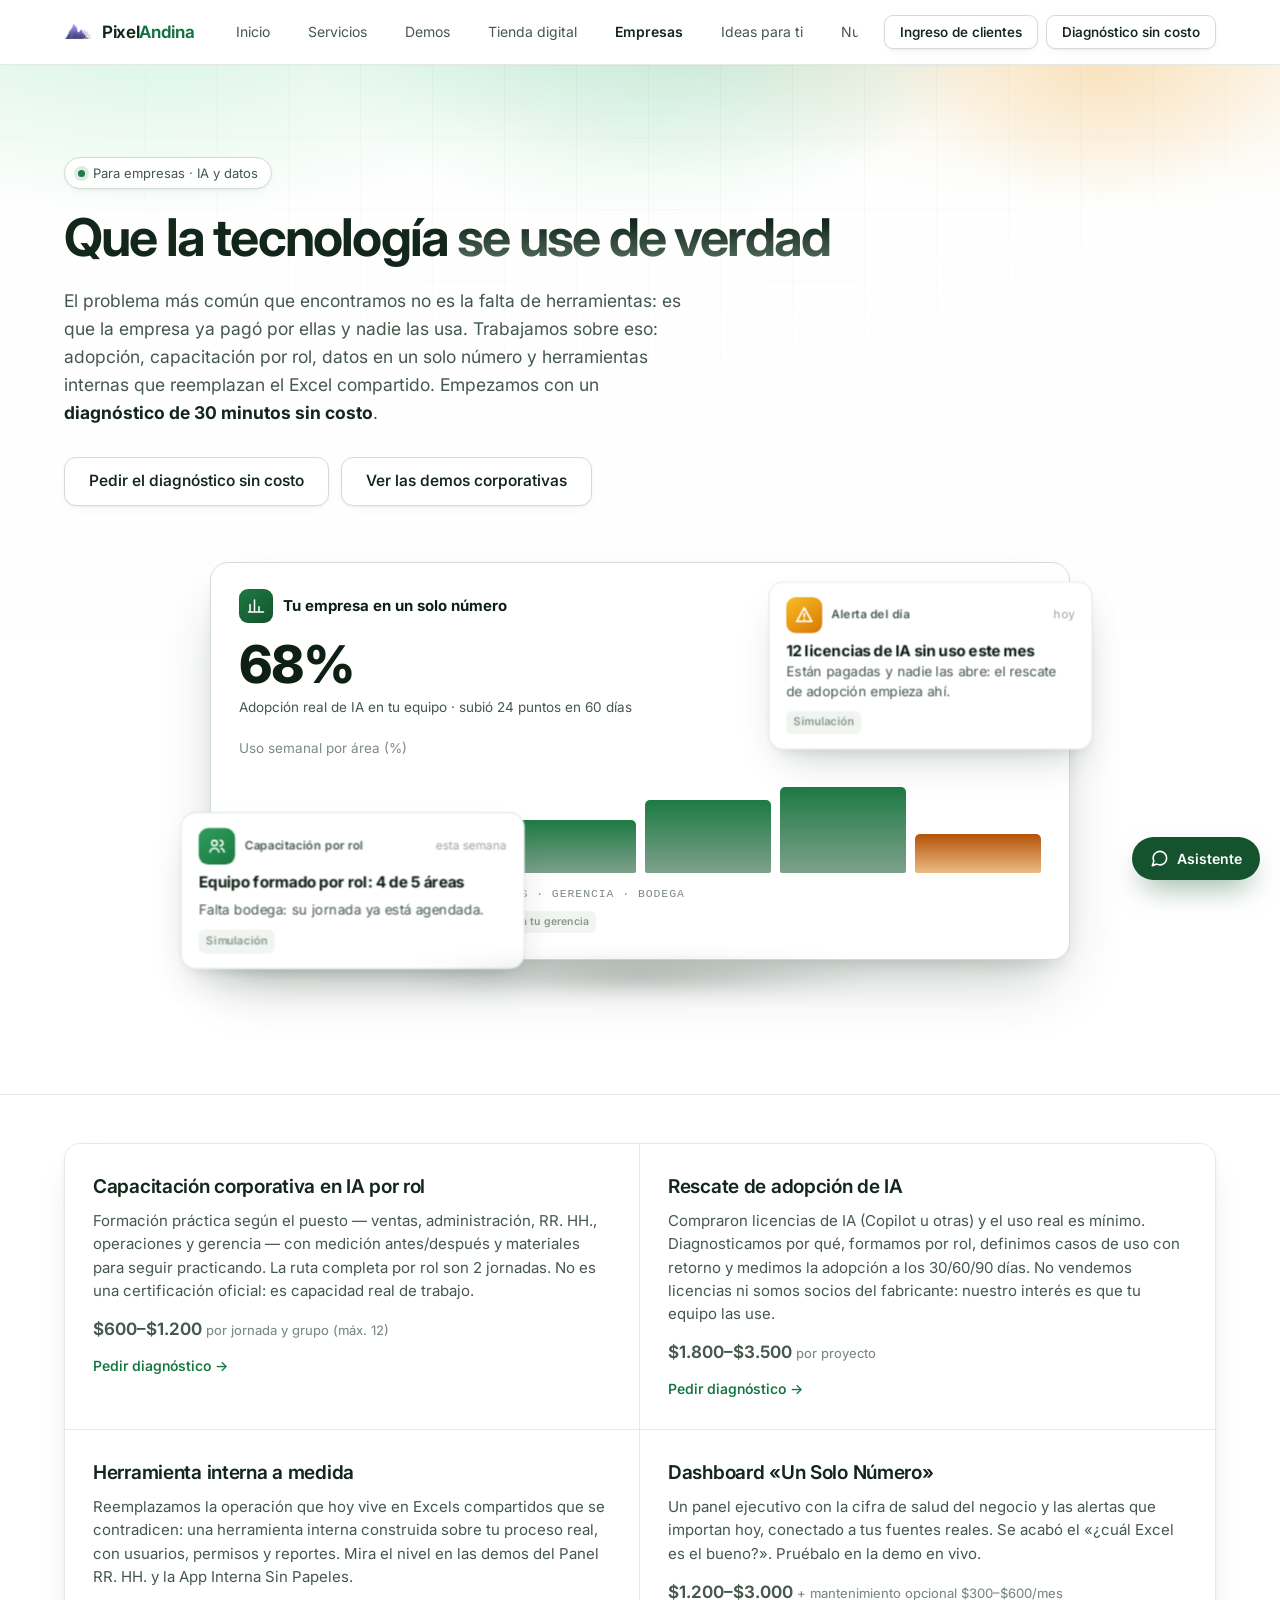
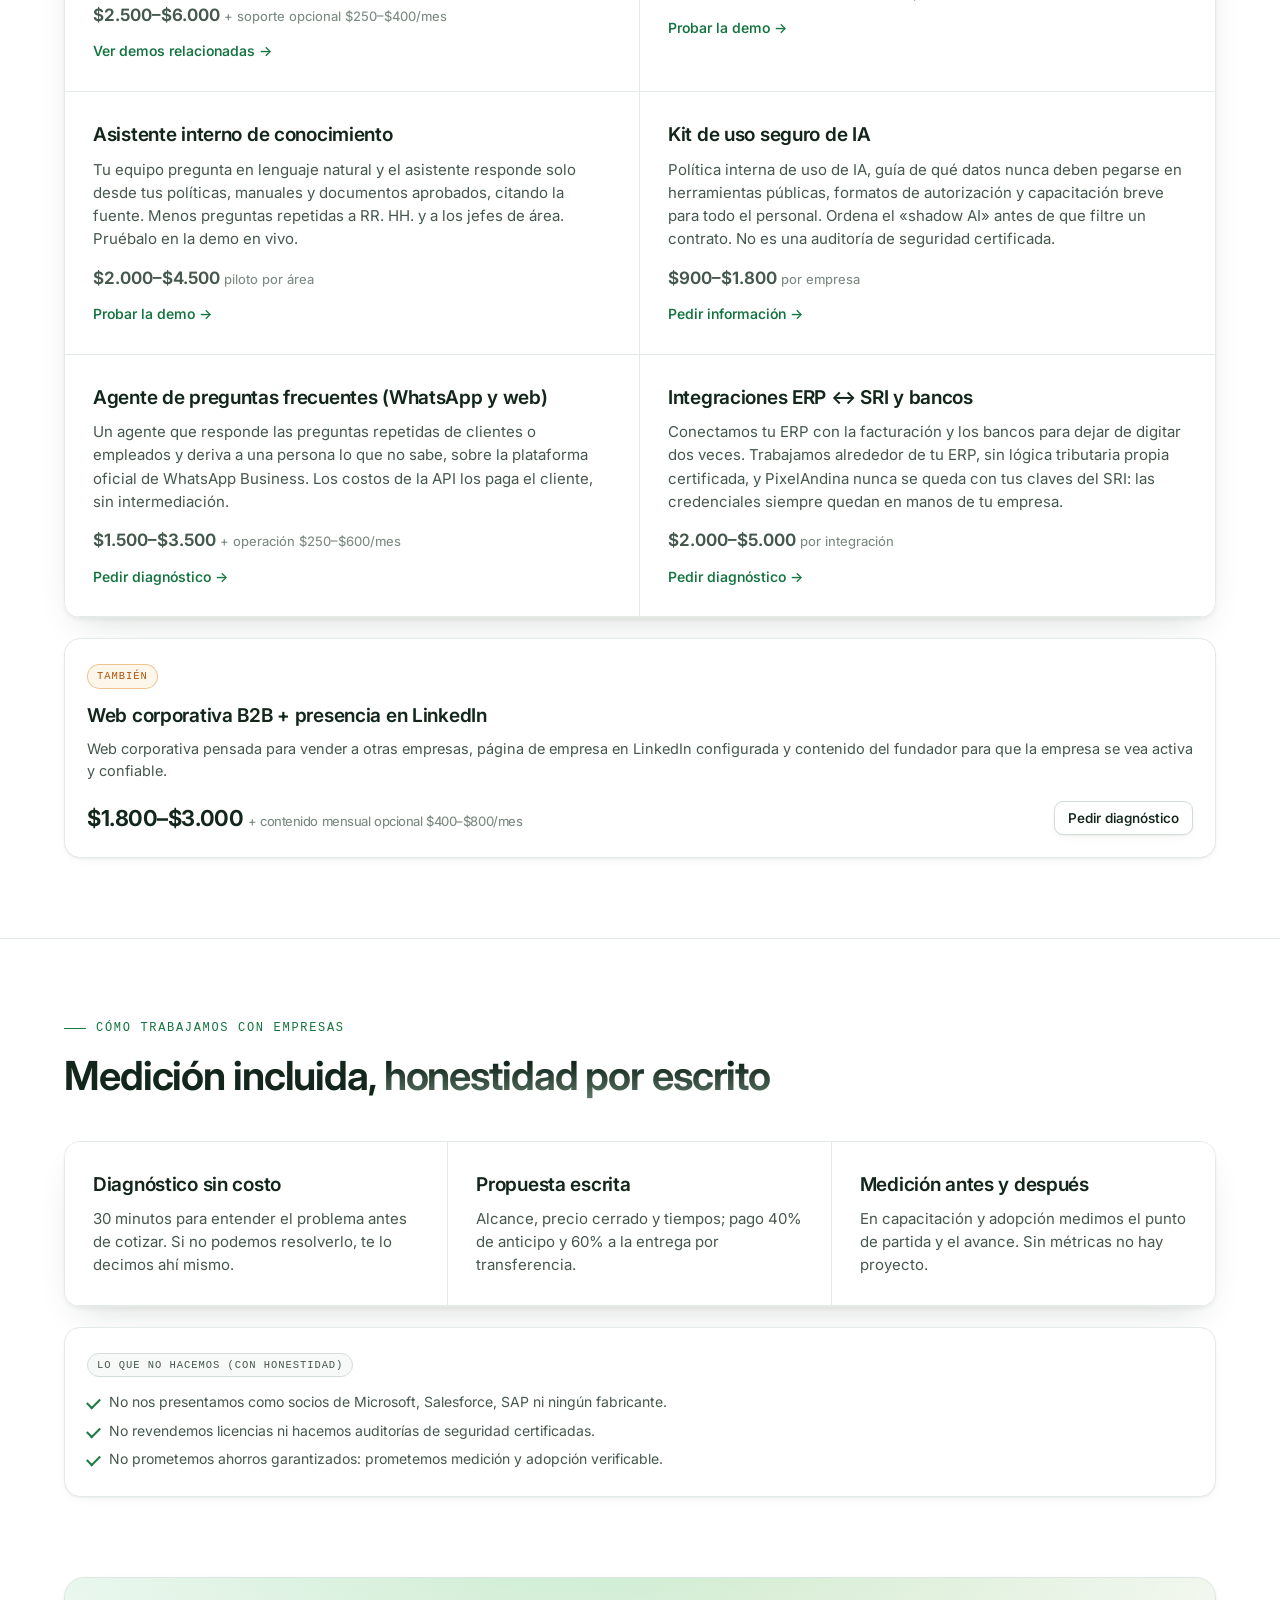
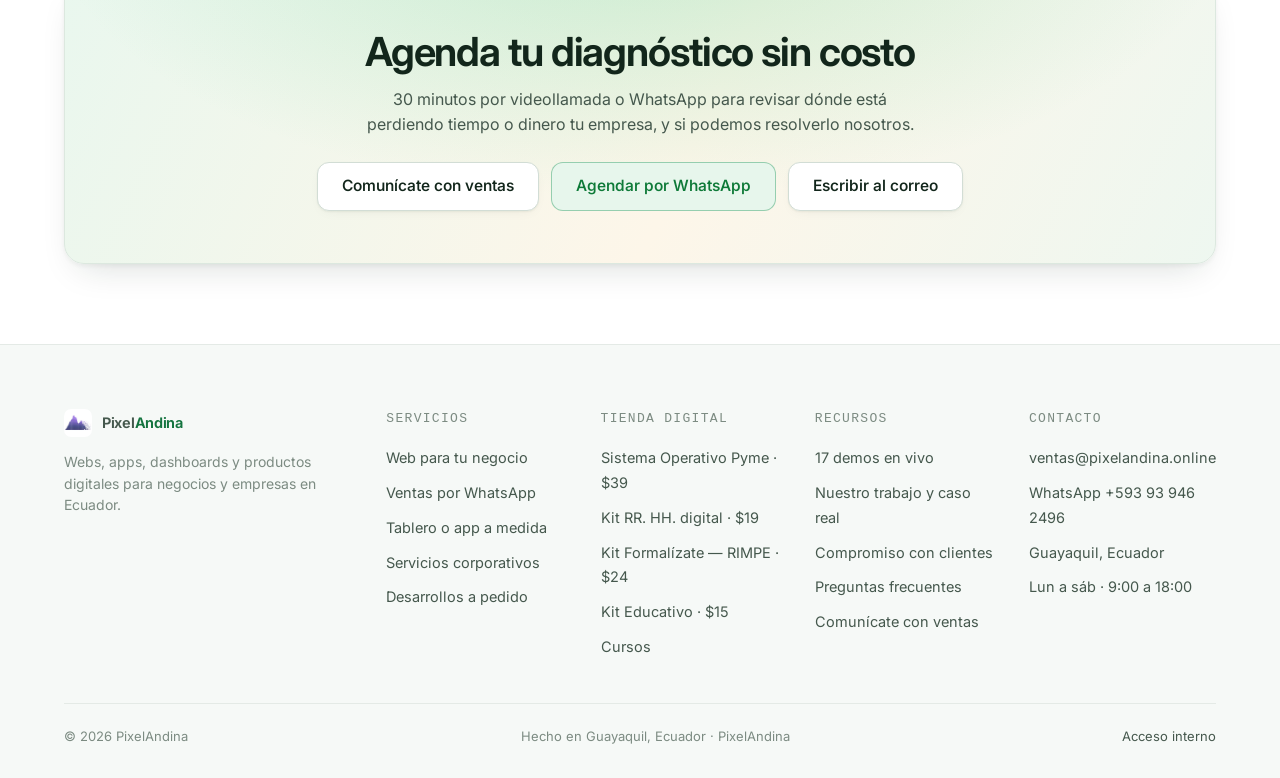
<file: corporativo.html>
<!DOCTYPE html>
<html lang="es">
<head>
<meta charset="UTF-8">
<meta name="viewport" content="width=device-width, initial-scale=1.0">
<title>Servicios corporativos: IA y datos para empresas — PixelAndina</title>
<meta name="description" content="Servicios corporativos de PixelAndina: capacitación en IA por rol, rescate de adopción de IA, herramientas internas a medida, dashboard «Un Solo Número», asistente de conocimiento, uso seguro de IA, agente FAQ e integraciones. Diagnóstico de 30 minutos sin costo.">
<link rel="icon" type="image/png" href="assets/simbolo-dos-cumbres.png">
<link rel="preconnect" href="https://fonts.googleapis.com">
<link rel="preconnect" href="https://fonts.gstatic.com" crossorigin>
<link href="https://fonts.googleapis.com/css2?family=Inter:wght@400;500;600;700;800&display=swap" rel="stylesheet">
<link rel="stylesheet" href="assets/styles.css">
<link rel="stylesheet" href="assets/escena.css">
<script defer src="https://umami-pixelandina.vercel.app/script.js" data-website-id="78d59000-011a-4c44-9c90-a9eae71046f2"></script>
</head>
<body>

<header class="site-head">
  <div class="head-in">
    <a class="brand" href="index.html"><img src="assets/simbolo-dos-cumbres.webp" alt="Logo de PixelAndina"><span>Pixel<em>Andina</em></span></a>
    <button class="nav-toggle" type="button" aria-label="Abrir menú" aria-expanded="false" aria-controls="mainNav"><svg viewBox="0 0 24 24" fill="none" stroke="currentColor" stroke-width="2" stroke-linecap="round"><path d="M4 7h16M4 12h16M4 17h16"/></svg></button>
    <nav class="main-nav" id="mainNav" aria-label="Navegación principal">
      <a href="index.html">Inicio</a>
      <a href="servicios.html">Servicios</a>
      <a href="demos.html">Demos</a>
      <a href="tienda.html">Tienda digital</a>
      <a href="corporativo.html" class="on">Empresas</a>
      <a href="ideas.html">Ideas para ti</a>
      <a href="portafolio.html">Nuestro trabajo</a>
      <a href="clientes.html" class="solo-movil">Ingreso de clientes</a>
    </nav>
    <div class="head-cta"><a class="btn btn-ghost btn-sm" href="clientes.html">Ingreso de clientes</a><a class="btn btn-white btn-sm" href="ventas.html">Diagnóstico sin costo</a></div>
  </div>
</header>

<section class="hero" style="padding-bottom:56px">
  <div class="glow"></div><div class="gridbg"></div>
  <div class="wrap">
    <span class="pill"><span class="dot"></span> Para empresas · IA y datos</span>
    <h1 style="font-size:clamp(34px,4.6vw,52px)">Que la tecnología <span class="grad">se use de verdad</span></h1>
    <p class="lead">El problema más común que encontramos no es la falta de herramientas: es que la empresa ya pagó por ellas y nadie las usa. Trabajamos sobre eso: adopción, capacitación por rol, datos en un solo número y herramientas internas que reemplazan el Excel compartido. Empezamos con un <b style="color:var(--txt)">diagnóstico de 30 minutos sin costo</b>.</p>
    <div class="hero-ctas">
      <a class="btn btn-white btn-lg" href="ventas.html">Pedir el diagnóstico sin costo</a>
      <a class="btn btn-ghost btn-lg" href="demos.html">Ver las demos corporativas</a>
    </div>

    <!-- ===== Escena 3D: dashboard «un solo número» ===== -->
    <div class="esc-scene narrow">
      <div class="esc-halo"></div>
      <div class="esc-tilt">
        <div class="esc-panel">
          <div class="esc-p-head">
            <span class="esc-ic panel"><svg width="18" height="18" viewBox="0 0 24 24" fill="none" stroke="#fff" stroke-width="2" stroke-linecap="round"><path d="M4 20V10M10 20V4M16 20v-7M22 20H2"/></svg></span>
            <b>Tu empresa en un solo número</b>
            <span class="esc-live"><i></i>EN VIVO</span>
          </div>
          <div class="esc-big"><span data-esc-count="68">0</span>%</div>
          <p class="esc-big-sub">Adopción real de IA en tu equipo · subió 24 puntos en 60 días</p>
          <p class="small" style="margin:20px 0 4px">Uso semanal por área (%)</p>
          <div class="bars"><i data-h="45"></i><i data-h="58"></i><i data-h="52"></i><i data-h="71"></i><i data-h="84"></i><i class="hot" data-h="38"></i></div>
          <p class="fig">Ventas · Adm. · RR. HH. · Operaciones · Gerencia · Bodega</p>
          <span class="esc-sim">Simulación: así se ve el dashboard que entregamos a tu gerencia</span>
        </div>

        <div class="esc-fcard pos-tr float-a" aria-hidden="true">
          <div class="fc-head">
            <span class="esc-ic alert"><svg width="18" height="18" viewBox="0 0 24 24" fill="none" stroke="#fff" stroke-width="2.2" stroke-linecap="round" stroke-linejoin="round"><path d="M12 3 2.5 20h19L12 3z"/><path d="M12 10v4M12 17.5v.5"/></svg></span>
            <span class="esc-app">Alerta del día</span>
            <span class="esc-time">hoy</span>
          </div>
          <h4>12 licencias de IA sin uso este mes</h4>
          <p>Están pagadas y nadie las abre: el rescate de adopción empieza ahí.</p>
          <span class="esc-sim">Simulación</span>
        </div>

        <div class="esc-fcard pos-bl float-b" aria-hidden="true">
          <div class="fc-head">
            <span class="esc-ic ok"><svg width="18" height="18" viewBox="0 0 24 24" fill="none" stroke="#fff" stroke-width="2" stroke-linecap="round"><circle cx="9" cy="8" r="3.4"/><path d="M3.5 19c.6-3 2.8-4.5 5.5-4.5s4.9 1.5 5.5 4.5"/><path d="M16 4.5a3.4 3.4 0 0 1 0 7M17.5 14.6c1.9.5 3.2 1.9 3.7 4.4"/></svg></span>
            <span class="esc-app">Capacitación por rol</span>
            <span class="esc-time">esta semana</span>
          </div>
          <h4>Equipo formado por rol: 4 de 5 áreas</h4>
          <span class="esc-pbar" style="width:100%"><i data-esc-w="80"></i></span>
          <p style="margin-top:6px">Falta bodega: su jornada ya está agendada.</p>
          <span class="esc-sim">Simulación</span>
        </div>
      </div>
      <div class="esc-floor"></div>
    </div>
  </div>
</section>

<section class="sec" style="padding-top:48px">
  <div class="wrap">
    <div class="cells c2">
      <div class="cell">
        <h3>Capacitación corporativa en IA por rol</h3>
        <p>Formación práctica según el puesto — ventas, administración, RR. HH., operaciones y gerencia — con medición antes/después y materiales para seguir practicando. La ruta completa por rol son 2 jornadas. No es una certificación oficial: es capacidad real de trabajo.</p>
        <p class="price">$600–$1.200 <small>por jornada y grupo (máx. 12)</small></p>
        <a class="more" data-wa="Hola PixelAndina, quiero el diagnóstico sin costo para la Capacitación corporativa en IA por rol.">Pedir diagnóstico →</a>
      </div>
      <div class="cell">
        <h3>Rescate de adopción de IA</h3>
        <p>Compraron licencias de IA (Copilot u otras) y el uso real es mínimo. Diagnosticamos por qué, formamos por rol, definimos casos de uso con retorno y medimos la adopción a los 30/60/90 días. No vendemos licencias ni somos socios del fabricante: nuestro interés es que tu equipo las use.</p>
        <p class="price">$1.800–$3.500 <small>por proyecto</small></p>
        <a class="more" data-wa="Hola PixelAndina, quiero el diagnóstico sin costo para el Rescate de adopción de IA.">Pedir diagnóstico →</a>
      </div>
      <div class="cell">
        <h3>Herramienta interna a medida</h3>
        <p>Reemplazamos la operación que hoy vive en Excels compartidos que se contradicen: una herramienta interna construida sobre tu proceso real, con usuarios, permisos y reportes. Mira el nivel en las demos del Panel RR. HH. y la App Interna Sin Papeles.</p>
        <p class="price">$2.500–$6.000 <small>+ soporte opcional $250–$400/mes</small></p>
        <a class="more" href="demos.html">Ver demos relacionadas →</a>
      </div>
      <div class="cell">
        <h3>Dashboard «Un Solo Número»</h3>
        <p>Un panel ejecutivo con la cifra de salud del negocio y las alertas que importan hoy, conectado a tus fuentes reales. Se acabó el «¿cuál Excel es el bueno?». Pruébalo en la demo en vivo.</p>
        <p class="price">$1.200–$3.000 <small>+ mantenimiento opcional $300–$600/mes</small></p>
        <a class="more" href="demos.html">Probar la demo →</a>
      </div>
      <div class="cell">
        <h3>Asistente interno de conocimiento</h3>
        <p>Tu equipo pregunta en lenguaje natural y el asistente responde solo desde tus políticas, manuales y documentos aprobados, citando la fuente. Menos preguntas repetidas a RR. HH. y a los jefes de área. Pruébalo en la demo en vivo.</p>
        <p class="price">$2.000–$4.500 <small>piloto por área</small></p>
        <a class="more" href="demos.html">Probar la demo →</a>
      </div>
      <div class="cell">
        <h3>Kit de uso seguro de IA</h3>
        <p>Política interna de uso de IA, guía de qué datos nunca deben pegarse en herramientas públicas, formatos de autorización y capacitación breve para todo el personal. Ordena el «shadow AI» antes de que filtre un contrato. No es una auditoría de seguridad certificada.</p>
        <p class="price">$900–$1.800 <small>por empresa</small></p>
        <a class="more" data-wa="Hola PixelAndina, quiero información del Kit de uso seguro de IA para mi empresa.">Pedir información →</a>
      </div>
      <div class="cell">
        <h3>Agente de preguntas frecuentes (WhatsApp y web)</h3>
        <p>Un agente que responde las preguntas repetidas de clientes o empleados y deriva a una persona lo que no sabe, sobre la plataforma oficial de WhatsApp Business. Los costos de la API los paga el cliente, sin intermediación.</p>
        <p class="price">$1.500–$3.500 <small>+ operación $250–$600/mes</small></p>
        <a class="more" data-wa="Hola PixelAndina, quiero el diagnóstico sin costo para un Agente de preguntas frecuentes.">Pedir diagnóstico →</a>
      </div>
      <div class="cell">
        <h3>Integraciones ERP ↔ SRI y bancos</h3>
        <p>Conectamos tu ERP con la facturación y los bancos para dejar de digitar dos veces. Trabajamos alrededor de tu ERP, sin lógica tributaria propia certificada, y PixelAndina nunca se queda con tus claves del SRI: las credenciales siempre quedan en manos de tu empresa.</p>
        <p class="price">$2.000–$5.000 <small>por integración</small></p>
        <a class="more" data-wa="Hola PixelAndina, quiero el diagnóstico sin costo para una Integración ERP ↔ SRI/bancos.">Pedir diagnóstico →</a>
      </div>
    </div>

    <div class="card rv" style="margin-top:20px"><div class="body">
      <span class="badge amber">También</span>
      <h3>Web corporativa B2B + presencia en LinkedIn</h3>
      <p>Web corporativa pensada para vender a otras empresas, página de empresa en LinkedIn configurada y contenido del fundador para que la empresa se vea activa y confiable.</p>
      <div class="foot"><span class="price-big">$1.800–$3.000 <small>+ contenido mensual opcional $400–$800/mes</small></span><a class="btn btn-ghost btn-sm" data-wa="Hola PixelAndina, quiero el diagnóstico sin costo para una Web corporativa B2B + LinkedIn.">Pedir diagnóstico</a></div>
    </div></div>
  </div>
</section>

<section class="sec">
  <div class="wrap">
    <div class="sec-head rv">
      <p class="eyebrow">Cómo trabajamos con empresas</p>
      <h2>Medición incluida, <span class="grad">honestidad por escrito</span></h2>
    </div>
    <div class="cells c3 rv">
      <div class="cell"><h3>Diagnóstico sin costo</h3><p>30 minutos para entender el problema antes de cotizar. Si no podemos resolverlo, te lo decimos ahí mismo.</p></div>
      <div class="cell"><h3>Propuesta escrita</h3><p>Alcance, precio cerrado y tiempos; pago 40% de anticipo y 60% a la entrega por transferencia.</p></div>
      <div class="cell"><h3>Medición antes y después</h3><p>En capacitación y adopción medimos el punto de partida y el avance. Sin métricas no hay proyecto.</p></div>
    </div>
    <div class="card rv" style="margin-top:20px"><div class="body">
      <span class="badge">Lo que NO hacemos (con honestidad)</span>
      <ul class="feat">
        <li>No nos presentamos como socios de Microsoft, Salesforce, SAP ni ningún fabricante.</li>
        <li>No revendemos licencias ni hacemos auditorías de seguridad certificadas.</li>
        <li>No prometemos ahorros garantizados: prometemos medición y adopción verificable.</li>
      </ul>
    </div></div>
  </div>
</section>

<section class="sec" style="border-top:none;padding-top:0">
  <div class="wrap">
    <div class="cta-band rv">
      <h2>Agenda tu diagnóstico sin costo</h2>
      <p>30 minutos por videollamada o WhatsApp para revisar dónde está perdiendo tiempo o dinero tu empresa, y si podemos resolverlo nosotros.</p>
      <div class="row">
        <a class="btn btn-white btn-lg" href="ventas.html">Comunícate con ventas</a>
        <a class="btn btn-wa btn-lg" data-wa="Hola PixelAndina, quiero agendar el diagnóstico sin costo de 30 minutos para mi empresa.">Agendar por WhatsApp</a>
        <a class="btn btn-ghost btn-lg" href="mailto:ventas@pixelandina.online">Escribir al correo</a>
      </div>
    </div>
  </div>
</section>

<footer>
  <div class="wrap">
    <div class="foot-grid">
      <div class="foot-brand">
        <a class="brand" href="index.html"><img src="assets/simbolo-dos-cumbres.webp" alt="Logo de PixelAndina"><span>Pixel<em>Andina</em></span></a>
        <p>Webs, apps, dashboards y productos digitales para negocios y empresas en Ecuador.</p>
      </div>
      <div><h4>Servicios</h4><ul>
        <li><a href="servicios.html">Web para tu negocio</a></li>
        <li><a href="servicios.html">Ventas por WhatsApp</a></li>
        <li><a href="servicios.html">Tablero o app a medida</a></li>
        <li><a href="corporativo.html">Servicios corporativos</a></li>
        <li><a href="ideas.html">Desarrollos a pedido</a></li>
      </ul></div>
      <div><h4>Tienda digital</h4><ul>
        <li><a href="tienda.html">Sistema Operativo Pyme · $39</a></li>
        <li><a href="tienda.html">Kit RR. HH. digital · $19</a></li>
        <li><a href="tienda.html">Kit Formalízate — RIMPE · $24</a></li>
        <li><a href="tienda.html">Kit Educativo · $15</a></li>
        <li><a href="tienda.html">Cursos</a></li>
      </ul></div>
      <div><h4>Recursos</h4><ul>
        <li><a href="demos.html">17 demos en vivo</a></li>
        <li><a href="portafolio.html">Nuestro trabajo y caso real</a></li>
        <li><a href="clientes.html">Compromiso con clientes</a></li>
        <li><a href="index.html#faq">Preguntas frecuentes</a></li>
        <li><a href="ventas.html">Comunícate con ventas</a></li>
      </ul></div>
      <div><h4>Contacto</h4><ul>
        <li><a href="mailto:ventas@pixelandina.online">ventas@pixelandina.online</a></li>
        <li><a data-umami-event="clic-whatsapp" href="https://wa.me/593939462496" target="_blank" rel="noopener">WhatsApp +593 93 946 2496</a></li>
        <li><a href="ventas.html">Guayaquil, Ecuador</a></li>
        <li><a href="ventas.html">Lun a sáb · 9:00 a 18:00</a></li>
      </ul></div>
    </div>
    <div class="foot-bottom">
      <span>© 2026 PixelAndina</span>
      <span>Hecho en Guayaquil, Ecuador · PixelAndina</span>
      <span><a href="acceso-interno.html">Acceso interno</a></span>
    </div>
  </div>
</footer>


<button class="chat-btn" id="chatBtn" aria-expanded="false" aria-controls="chatPanel"><svg viewBox="0 0 24 24" fill="none" stroke="currentColor" stroke-width="2" stroke-linecap="round" stroke-linejoin="round"><path d="M21 11.5a8.38 8.38 0 0 1-.9 3.8 8.5 8.5 0 0 1-7.6 4.7 8.38 8.38 0 0 1-3.8-.9L3 21l1.9-5.7a8.38 8.38 0 0 1-.9-3.8 8.5 8.5 0 0 1 4.7-7.6 8.38 8.38 0 0 1 3.8-.9h.5a8.48 8.48 0 0 1 8 8v.5z"/></svg>Asistente</button>
<div class="chat-panel" id="chatPanel" role="dialog" aria-label="Asistente de PixelAndina">
  <div class="chat-head"><div><b>Asistente de PixelAndina</b><span>Respuestas automáticas y guiadas · no es una persona ni una IA en vivo</span></div><button class="chat-close" id="chatClose" aria-label="Cerrar asistente">✕</button></div>
  <div class="chat-msgs" id="chatMsgs"></div>
  <div class="chat-chips" id="chatChips"></div>
  <form class="chat-form" id="chatForm"><input id="chatInput" type="text" placeholder="Escribe tu duda…" autocomplete="off" aria-label="Escribe tu duda"><button type="submit">Enviar</button></form>
</div>

<script src="assets/app.js"></script>
<script src="assets/chat.js"></script>
<script src="assets/escena.js"></script>
</body>
</html>
</file>
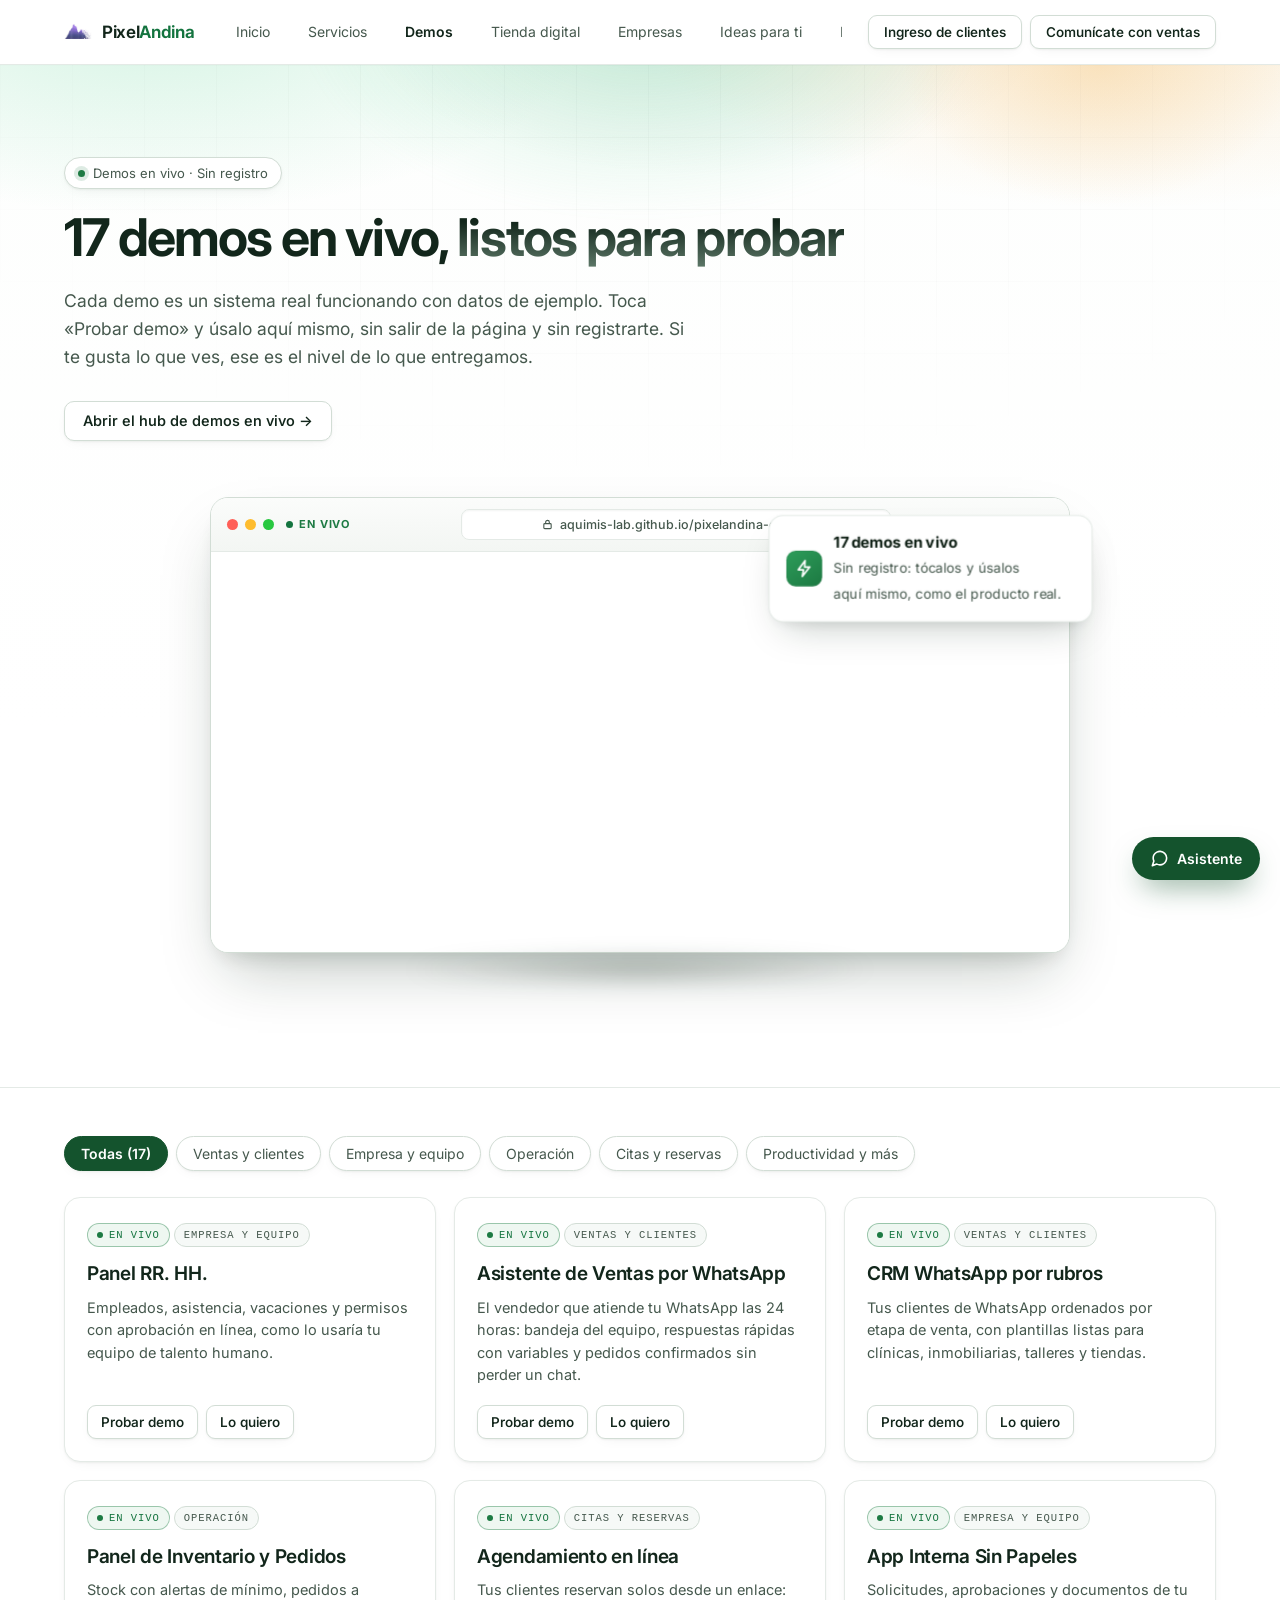
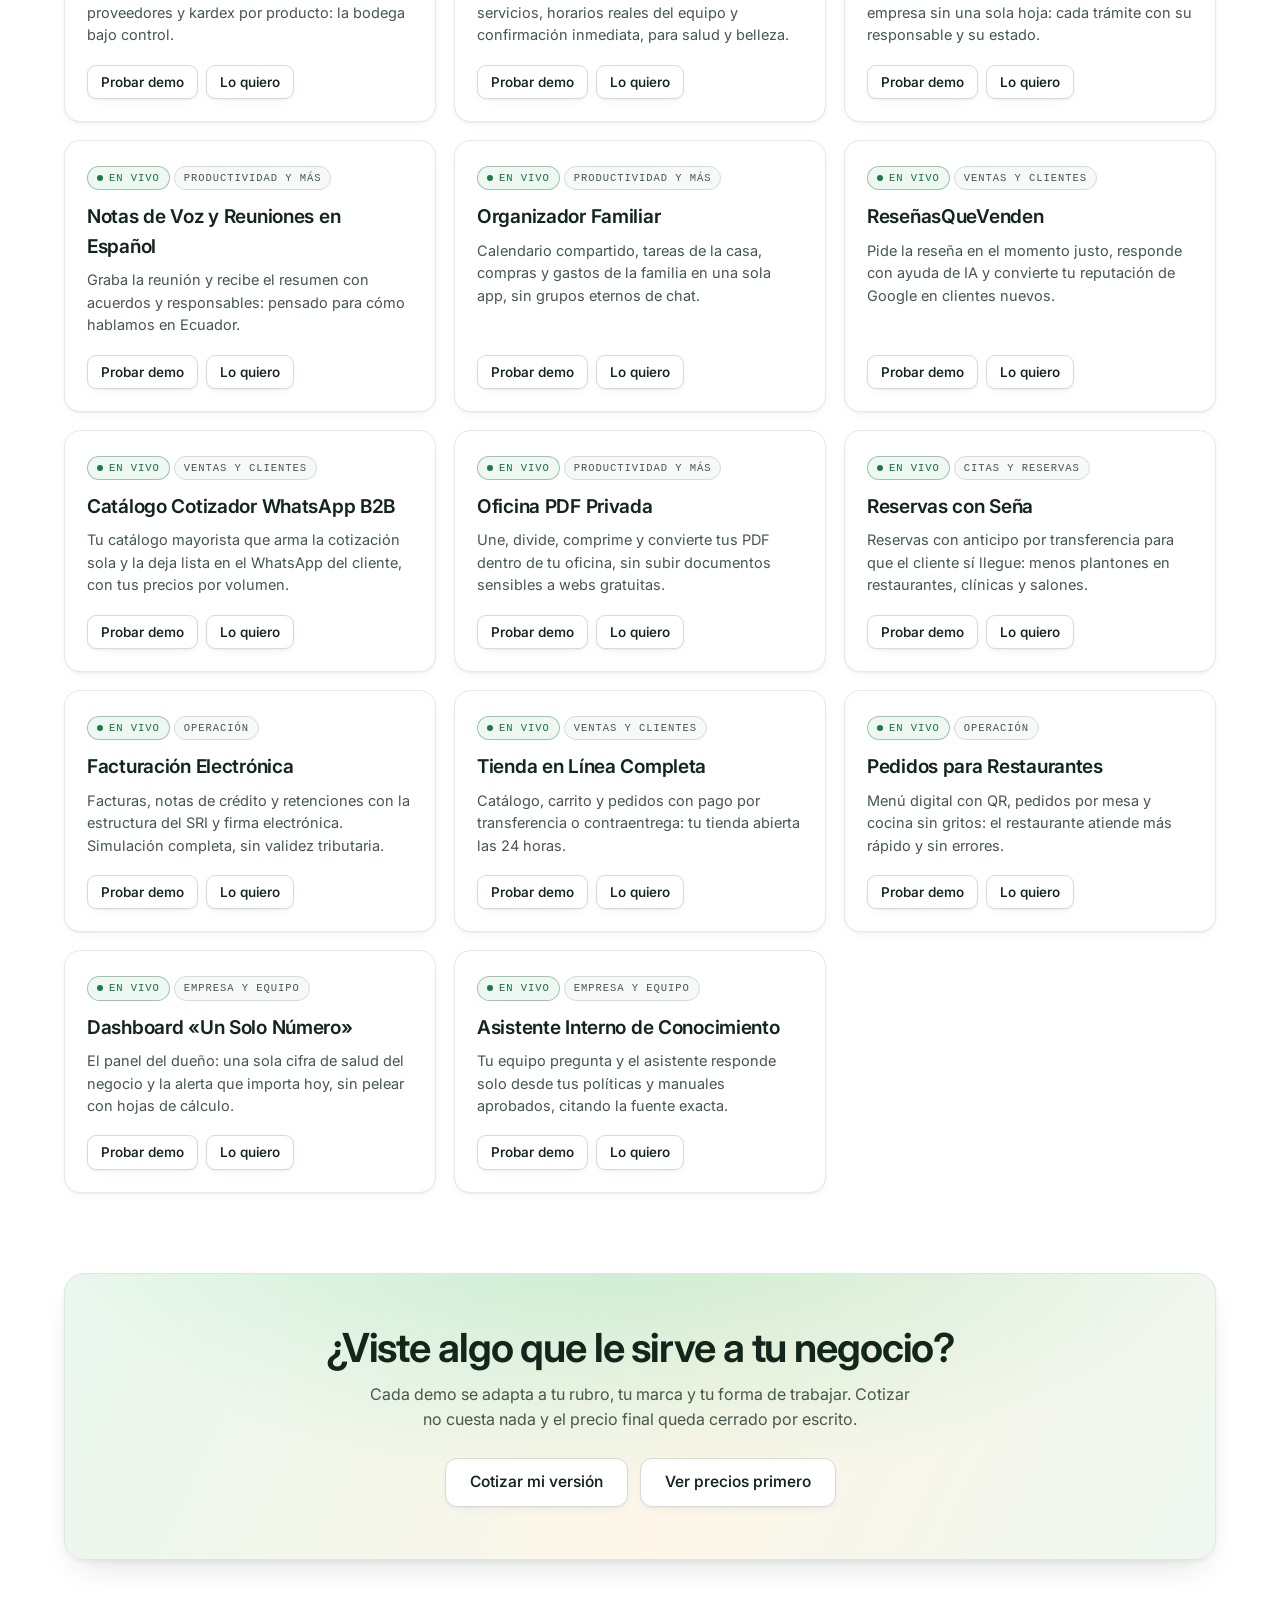
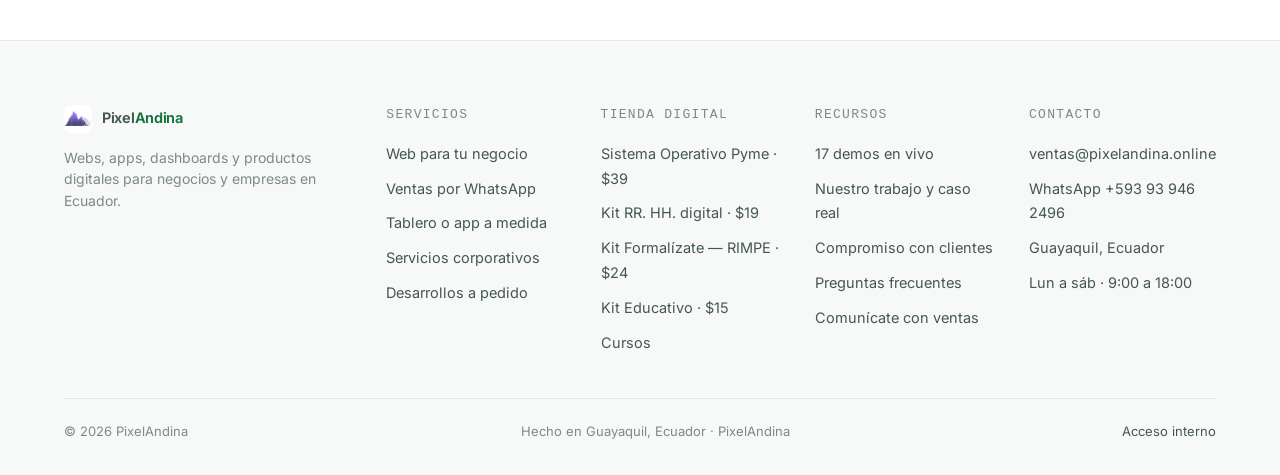
<file: demos.html>
<!DOCTYPE html>
<html lang="es">
<head>
<meta charset="UTF-8">
<meta name="viewport" content="width=device-width, initial-scale=1.0">
<title>Demos en vivo — PixelAndina</title>
<meta name="description" content="17 demos en vivo de PixelAndina: sistemas reales funcionando con datos de ejemplo. Pruébalos aquí mismo, sin registrarte.">
<link rel="icon" type="image/png" href="assets/simbolo-dos-cumbres.png">
<link rel="preconnect" href="https://fonts.googleapis.com">
<link rel="preconnect" href="https://fonts.gstatic.com" crossorigin>
<link href="https://fonts.googleapis.com/css2?family=Inter:wght@400;500;600;700;800&display=swap" rel="stylesheet">
<link rel="stylesheet" href="assets/styles.css">
<link rel="stylesheet" href="assets/escena.css">
<script defer src="https://umami-pixelandina.vercel.app/script.js" data-website-id="78d59000-011a-4c44-9c90-a9eae71046f2"></script>
</head>
<body>

<header class="site-head">
  <div class="head-in">
    <a class="brand" href="index.html"><img src="assets/simbolo-dos-cumbres.webp" alt="Logo de PixelAndina"><span>Pixel<em>Andina</em></span></a>
    <button class="nav-toggle" type="button" aria-label="Abrir menú" aria-expanded="false" aria-controls="mainNav"><svg viewBox="0 0 24 24" fill="none" stroke="currentColor" stroke-width="2" stroke-linecap="round"><path d="M4 7h16M4 12h16M4 17h16"/></svg></button>
    <nav class="main-nav" id="mainNav" aria-label="Navegación principal">
      <a href="index.html">Inicio</a>
      <a href="servicios.html">Servicios</a>
      <a href="demos.html" class="on">Demos</a>
      <a href="tienda.html">Tienda digital</a>
      <a href="corporativo.html">Empresas</a>
      <a href="ideas.html">Ideas para ti</a>
      <a href="portafolio.html">Nuestro trabajo</a>
      <a href="clientes.html" class="solo-movil">Ingreso de clientes</a>
    </nav>
    <div class="head-cta"><a class="btn btn-ghost btn-sm" href="clientes.html">Ingreso de clientes</a><a class="btn btn-white btn-sm" href="ventas.html">Comunícate con ventas</a></div>
  </div>
</header>

<section class="hero" style="padding-bottom:56px">
  <div class="glow"></div><div class="gridbg"></div>
  <div class="wrap">
    <span class="pill"><span class="dot"></span> Demos en vivo · Sin registro</span>
    <h1 style="font-size:clamp(34px,4.6vw,52px)">17 demos en vivo, <span class="grad">listos para probar</span></h1>
    <p class="lead">Cada demo es un sistema real funcionando con datos de ejemplo. Toca «Probar demo» y úsalo aquí mismo, sin salir de la página y sin registrarte. Si te gusta lo que ves, ese es el nivel de lo que entregamos.</p>
    <p style="margin-top:16px"><a class="btn btn-ghost" href="https://aquimis-lab.github.io/pixelandina-demos/" target="_blank" rel="noopener">Abrir el hub de demos en vivo →</a></p>

    <!-- ===== Escena 3D ligera: el hub de demos en un marco ===== -->
    <div class="esc-scene narrow">
      <div class="esc-halo"></div>
      <div class="esc-tilt">
        <div class="esc-browser">
          <div class="esc-bar">
            <span class="esc-dots"><i></i><i></i><i></i></span>
            <span class="esc-live"><i></i>EN VIVO</span>
            <span class="esc-url">
              <svg width="11" height="11" viewBox="0 0 24 24" fill="none" stroke="currentColor" stroke-width="2.4"><rect x="4" y="10" width="16" height="11" rx="2"/><path d="M8 10V7a4 4 0 0 1 8 0v3"/></svg>
              aquimis-lab.github.io/pixelandina-demos
            </span>
            <span style="width:52px;flex:none"></span>
          </div>
          <div class="esc-frame short" style="background:#EEF4EE">
            <iframe src="https://aquimis-lab.github.io/pixelandina-demos/" title="Hub de demos en vivo de PixelAndina" loading="lazy"></iframe>
          </div>
        </div>

        <div class="esc-fcard pos-tr float-a" aria-hidden="true">
          <div class="esc-done-row">
            <span class="esc-ic ok"><svg width="18" height="18" viewBox="0 0 24 24" fill="none" stroke="#fff" stroke-width="2.2" stroke-linecap="round" stroke-linejoin="round"><path d="M13 2 4.5 13.5H11L9.5 22 19 10h-6.5L13 2z"/></svg></span>
            <span>
              <h4>17 demos en vivo</h4>
              <span class="amt2">Sin registro: tócalos y úsalos<br>aquí mismo, como el producto real.</span>
            </span>
          </div>
        </div>
      </div>
      <div class="esc-floor"></div>
    </div>
  </div>
</section>

<section class="sec" style="padding-top:48px">
  <div class="wrap">
    <div class="filters rv">
      <button type="button" data-filter="todas" aria-pressed="true">Todas (17)</button>
      <button type="button" data-filter="ventas" aria-pressed="false">Ventas y clientes</button>
      <button type="button" data-filter="empresa" aria-pressed="false">Empresa y equipo</button>
      <button type="button" data-filter="operacion" aria-pressed="false">Operación</button>
      <button type="button" data-filter="citas" aria-pressed="false">Citas y reservas</button>
      <button type="button" data-filter="mas" aria-pressed="false">Productividad y más</button>
    </div>
    <div class="cards c3">
      <article class="card demo-card" data-cat="empresa"><div class="body">
        <div><span class="badge live">En vivo</span> <span class="badge">Empresa y equipo</span></div>
        <h3>Panel RR. HH.</h3><p>Empleados, asistencia, vacaciones y permisos con aprobación en línea, como lo usaría tu equipo de talento humano.</p>
        <div class="demo-ctas"><button type="button" class="btn btn-white btn-sm" data-demo="https://aquimis-lab.github.io/pixelandina-demos/panel-rrhh/" data-title="Panel RR. HH.">Probar demo</button><a class="btn btn-ghost btn-sm" data-wa="Hola PixelAndina, probé la demo del Panel RR. HH. y quiero algo así para mi negocio.">Lo quiero</a></div>
      </div></article>
      <article class="card demo-card" data-cat="ventas"><div class="body">
        <div><span class="badge live">En vivo</span> <span class="badge">Ventas y clientes</span></div>
        <h3>Asistente de Ventas por WhatsApp</h3><p>El vendedor que atiende tu WhatsApp las 24 horas: bandeja del equipo, respuestas rápidas con variables y pedidos confirmados sin perder un chat.</p>
        <div class="demo-ctas"><button type="button" class="btn btn-white btn-sm" data-demo="https://aquimis-lab.github.io/pixelandina-demos/asistente-whatsapp/" data-title="Asistente de Ventas por WhatsApp">Probar demo</button><a class="btn btn-ghost btn-sm" data-wa="Hola PixelAndina, probé la demo del Asistente de Ventas por WhatsApp y quiero algo así para mi negocio.">Lo quiero</a></div>
      </div></article>
      <article class="card demo-card" data-cat="ventas"><div class="body">
        <div><span class="badge live">En vivo</span> <span class="badge">Ventas y clientes</span></div>
        <h3>CRM WhatsApp por rubros</h3><p>Tus clientes de WhatsApp ordenados por etapa de venta, con plantillas listas para clínicas, inmobiliarias, talleres y tiendas.</p>
        <div class="demo-ctas"><button type="button" class="btn btn-white btn-sm" data-demo="https://aquimis-lab.github.io/pixelandina-demos/crm-whatsapp/" data-title="CRM WhatsApp por rubros">Probar demo</button><a class="btn btn-ghost btn-sm" data-wa="Hola PixelAndina, probé la demo del CRM WhatsApp por rubros y quiero algo así para mi negocio.">Lo quiero</a></div>
      </div></article>
      <article class="card demo-card" data-cat="operacion"><div class="body">
        <div><span class="badge live">En vivo</span> <span class="badge">Operación</span></div>
        <h3>Panel de Inventario y Pedidos</h3><p>Stock con alertas de mínimo, pedidos a proveedores y kardex por producto: la bodega bajo control.</p>
        <div class="demo-ctas"><button type="button" class="btn btn-white btn-sm" data-demo="https://aquimis-lab.github.io/pixelandina-demos/inventario-pedidos/" data-title="Panel de Inventario y Pedidos">Probar demo</button><a class="btn btn-ghost btn-sm" data-wa="Hola PixelAndina, probé la demo del Panel de Inventario y Pedidos y quiero algo así para mi negocio.">Lo quiero</a></div>
      </div></article>
      <article class="card demo-card" data-cat="citas"><div class="body">
        <div><span class="badge live">En vivo</span> <span class="badge">Citas y reservas</span></div>
        <h3>Agendamiento en línea</h3><p>Tus clientes reservan solos desde un enlace: servicios, horarios reales del equipo y confirmación inmediata, para salud y belleza.</p>
        <div class="demo-ctas"><button type="button" class="btn btn-white btn-sm" data-demo="https://aquimis-lab.github.io/pixelandina-demos/agendamiento/" data-title="Agendamiento en línea">Probar demo</button><a class="btn btn-ghost btn-sm" data-wa="Hola PixelAndina, probé la demo de Agendamiento en línea y quiero algo así para mi negocio.">Lo quiero</a></div>
      </div></article>
      <article class="card demo-card" data-cat="empresa"><div class="body">
        <div><span class="badge live">En vivo</span> <span class="badge">Empresa y equipo</span></div>
        <h3>App Interna Sin Papeles</h3><p>Solicitudes, aprobaciones y documentos de tu empresa sin una sola hoja: cada trámite con su responsable y su estado.</p>
        <div class="demo-ctas"><button type="button" class="btn btn-white btn-sm" data-demo="https://aquimis-lab.github.io/pixelandina-demos/app-sin-papeles/" data-title="App Interna Sin Papeles">Probar demo</button><a class="btn btn-ghost btn-sm" data-wa="Hola PixelAndina, probé la demo de la App Interna Sin Papeles y quiero algo así para mi empresa.">Lo quiero</a></div>
      </div></article>
      <article class="card demo-card" data-cat="mas"><div class="body">
        <div><span class="badge live">En vivo</span> <span class="badge">Productividad y más</span></div>
        <h3>Notas de Voz y Reuniones en Español</h3><p>Graba la reunión y recibe el resumen con acuerdos y responsables: pensado para cómo hablamos en Ecuador.</p>
        <div class="demo-ctas"><button type="button" class="btn btn-white btn-sm" data-demo="https://aquimis-lab.github.io/pixelandina-demos/notas-voz/" data-title="Notas de Voz y Reuniones en Español">Probar demo</button><a class="btn btn-ghost btn-sm" data-wa="Hola PixelAndina, probé la demo de Notas de Voz y Reuniones y quiero algo así para mi negocio.">Lo quiero</a></div>
      </div></article>
      <article class="card demo-card" data-cat="mas"><div class="body">
        <div><span class="badge live">En vivo</span> <span class="badge">Productividad y más</span></div>
        <h3>Organizador Familiar</h3><p>Calendario compartido, tareas de la casa, compras y gastos de la familia en una sola app, sin grupos eternos de chat.</p>
        <div class="demo-ctas"><button type="button" class="btn btn-white btn-sm" data-demo="https://aquimis-lab.github.io/pixelandina-demos/organizador-familiar/" data-title="Organizador Familiar">Probar demo</button><a class="btn btn-ghost btn-sm" data-wa="Hola PixelAndina, probé la demo del Organizador Familiar y quiero algo así.">Lo quiero</a></div>
      </div></article>
      <article class="card demo-card" data-cat="ventas"><div class="body">
        <div><span class="badge live">En vivo</span> <span class="badge">Ventas y clientes</span></div>
        <h3>ReseñasQueVenden</h3><p>Pide la reseña en el momento justo, responde con ayuda de IA y convierte tu reputación de Google en clientes nuevos.</p>
        <div class="demo-ctas"><button type="button" class="btn btn-white btn-sm" data-demo="https://aquimis-lab.github.io/pixelandina-demos/resenas/" data-title="ReseñasQueVenden">Probar demo</button><a class="btn btn-ghost btn-sm" data-wa="Hola PixelAndina, probé la demo de ReseñasQueVenden y quiero algo así para mi negocio.">Lo quiero</a></div>
      </div></article>
      <article class="card demo-card" data-cat="ventas"><div class="body">
        <div><span class="badge live">En vivo</span> <span class="badge">Ventas y clientes</span></div>
        <h3>Catálogo Cotizador WhatsApp B2B</h3><p>Tu catálogo mayorista que arma la cotización sola y la deja lista en el WhatsApp del cliente, con tus precios por volumen.</p>
        <div class="demo-ctas"><button type="button" class="btn btn-white btn-sm" data-demo="https://aquimis-lab.github.io/pixelandina-demos/catalogo-cotizador/" data-title="Catálogo Cotizador WhatsApp B2B">Probar demo</button><a class="btn btn-ghost btn-sm" data-wa="Hola PixelAndina, probé la demo del Catálogo Cotizador B2B y quiero algo así para mi negocio.">Lo quiero</a></div>
      </div></article>
      <article class="card demo-card" data-cat="mas"><div class="body">
        <div><span class="badge live">En vivo</span> <span class="badge">Productividad y más</span></div>
        <h3>Oficina PDF Privada</h3><p>Une, divide, comprime y convierte tus PDF dentro de tu oficina, sin subir documentos sensibles a webs gratuitas.</p>
        <div class="demo-ctas"><button type="button" class="btn btn-white btn-sm" data-demo="https://aquimis-lab.github.io/pixelandina-demos/oficina-pdf/" data-title="Oficina PDF Privada">Probar demo</button><a class="btn btn-ghost btn-sm" data-wa="Hola PixelAndina, probé la demo de Oficina PDF Privada y quiero algo así para mi oficina.">Lo quiero</a></div>
      </div></article>
      <article class="card demo-card" data-cat="citas"><div class="body">
        <div><span class="badge live">En vivo</span> <span class="badge">Citas y reservas</span></div>
        <h3>Reservas con Seña</h3><p>Reservas con anticipo por transferencia para que el cliente sí llegue: menos plantones en restaurantes, clínicas y salones.</p>
        <div class="demo-ctas"><button type="button" class="btn btn-white btn-sm" data-demo="https://aquimis-lab.github.io/pixelandina-demos/reservas-sena/" data-title="Reservas con Seña">Probar demo</button><a class="btn btn-ghost btn-sm" data-wa="Hola PixelAndina, probé la demo de Reservas con Seña y quiero algo así para mi negocio.">Lo quiero</a></div>
      </div></article>
      <article class="card demo-card" data-cat="operacion"><div class="body">
        <div><span class="badge live">En vivo</span> <span class="badge">Operación</span></div>
        <h3>Facturación Electrónica</h3><p>Facturas, notas de crédito y retenciones con la estructura del SRI y firma electrónica. Simulación completa, sin validez tributaria.</p>
        <div class="demo-ctas"><button type="button" class="btn btn-white btn-sm" data-demo="https://aquimis-lab.github.io/pixelandina-demos/facturacion/" data-title="Facturación Electrónica">Probar demo</button><a class="btn btn-ghost btn-sm" data-wa="Hola PixelAndina, probé la demo de Facturación Electrónica y quiero algo así para mi negocio.">Lo quiero</a></div>
      </div></article>
      <article class="card demo-card" data-cat="ventas"><div class="body">
        <div><span class="badge live">En vivo</span> <span class="badge">Ventas y clientes</span></div>
        <h3>Tienda en Línea Completa</h3><p>Catálogo, carrito y pedidos con pago por transferencia o contraentrega: tu tienda abierta las 24 horas.</p>
        <div class="demo-ctas"><button type="button" class="btn btn-white btn-sm" data-demo="https://aquimis-lab.github.io/pixelandina-demos/tienda-completa/" data-title="Tienda en Línea Completa">Probar demo</button><a class="btn btn-ghost btn-sm" data-wa="Hola PixelAndina, probé la demo de la Tienda en Línea y quiero algo así para mi negocio.">Lo quiero</a></div>
      </div></article>
      <article class="card demo-card" data-cat="operacion"><div class="body">
        <div><span class="badge live">En vivo</span> <span class="badge">Operación</span></div>
        <h3>Pedidos para Restaurantes</h3><p>Menú digital con QR, pedidos por mesa y cocina sin gritos: el restaurante atiende más rápido y sin errores.</p>
        <div class="demo-ctas"><button type="button" class="btn btn-white btn-sm" data-demo="https://aquimis-lab.github.io/pixelandina-demos/pedidos-restaurante/" data-title="Pedidos para Restaurantes">Probar demo</button><a class="btn btn-ghost btn-sm" data-wa="Hola PixelAndina, probé la demo de Pedidos para Restaurantes y quiero algo así para mi negocio.">Lo quiero</a></div>
      </div></article>
      <article class="card demo-card" data-cat="empresa"><div class="body">
        <div><span class="badge live">En vivo</span> <span class="badge">Empresa y equipo</span></div>
        <h3>Dashboard «Un Solo Número»</h3><p>El panel del dueño: una sola cifra de salud del negocio y la alerta que importa hoy, sin pelear con hojas de cálculo.</p>
        <div class="demo-ctas"><button type="button" class="btn btn-white btn-sm" data-demo="https://aquimis-lab.github.io/pixelandina-demos/dashboard-un-numero/" data-title="Dashboard «Un Solo Número»">Probar demo</button><a class="btn btn-ghost btn-sm" data-wa="Hola PixelAndina, probé la demo del Dashboard «Un Solo Número» y quiero algo así para mi negocio.">Lo quiero</a></div>
      </div></article>
      <article class="card demo-card" data-cat="empresa"><div class="body">
        <div><span class="badge live">En vivo</span> <span class="badge">Empresa y equipo</span></div>
        <h3>Asistente Interno de Conocimiento</h3><p>Tu equipo pregunta y el asistente responde solo desde tus políticas y manuales aprobados, citando la fuente exacta.</p>
        <div class="demo-ctas"><button type="button" class="btn btn-white btn-sm" data-demo="https://aquimis-lab.github.io/pixelandina-demos/asistente-conocimiento/" data-title="Asistente Interno de Conocimiento">Probar demo</button><a class="btn btn-ghost btn-sm" data-wa="Hola PixelAndina, probé la demo del Asistente Interno de Conocimiento y quiero algo así para mi empresa.">Lo quiero</a></div>
      </div></article>
    </div>
  </div>
</section>

<section class="sec" style="border-top:none;padding-top:0">
  <div class="wrap">
    <div class="cta-band rv">
      <h2>¿Viste algo que le sirve a tu negocio?</h2>
      <p>Cada demo se adapta a tu rubro, tu marca y tu forma de trabajar. Cotizar no cuesta nada y el precio final queda cerrado por escrito.</p>
      <div class="row">
        <a class="btn btn-white btn-lg" href="ventas.html">Cotizar mi versión</a>
        <a class="btn btn-ghost btn-lg" href="servicios.html">Ver precios primero</a>
      </div>
    </div>
  </div>
</section>

<footer>
  <div class="wrap">
    <div class="foot-grid">
      <div class="foot-brand">
        <a class="brand" href="index.html"><img src="assets/simbolo-dos-cumbres.webp" alt="Logo de PixelAndina"><span>Pixel<em>Andina</em></span></a>
        <p>Webs, apps, dashboards y productos digitales para negocios y empresas en Ecuador.</p>
      </div>
      <div><h4>Servicios</h4><ul>
        <li><a href="servicios.html">Web para tu negocio</a></li>
        <li><a href="servicios.html">Ventas por WhatsApp</a></li>
        <li><a href="servicios.html">Tablero o app a medida</a></li>
        <li><a href="corporativo.html">Servicios corporativos</a></li>
        <li><a href="ideas.html">Desarrollos a pedido</a></li>
      </ul></div>
      <div><h4>Tienda digital</h4><ul>
        <li><a href="tienda.html">Sistema Operativo Pyme · $39</a></li>
        <li><a href="tienda.html">Kit RR. HH. digital · $19</a></li>
        <li><a href="tienda.html">Kit Formalízate — RIMPE · $24</a></li>
        <li><a href="tienda.html">Kit Educativo · $15</a></li>
        <li><a href="tienda.html">Cursos</a></li>
      </ul></div>
      <div><h4>Recursos</h4><ul>
        <li><a href="demos.html">17 demos en vivo</a></li>
        <li><a href="portafolio.html">Nuestro trabajo y caso real</a></li>
        <li><a href="clientes.html">Compromiso con clientes</a></li>
        <li><a href="index.html#faq">Preguntas frecuentes</a></li>
        <li><a href="ventas.html">Comunícate con ventas</a></li>
      </ul></div>
      <div><h4>Contacto</h4><ul>
        <li><a href="mailto:ventas@pixelandina.online">ventas@pixelandina.online</a></li>
        <li><a data-umami-event="clic-whatsapp" href="https://wa.me/593939462496" target="_blank" rel="noopener">WhatsApp +593 93 946 2496</a></li>
        <li><a href="ventas.html">Guayaquil, Ecuador</a></li>
        <li><a href="ventas.html">Lun a sáb · 9:00 a 18:00</a></li>
      </ul></div>
    </div>
    <div class="foot-bottom">
      <span>© 2026 PixelAndina</span>
      <span>Hecho en Guayaquil, Ecuador · PixelAndina</span>
      <span><a href="acceso-interno.html">Acceso interno</a></span>
    </div>
  </div>
</footer>

<div class="modal" id="demoModal" role="dialog" aria-label="Demo en vivo">
  <div class="modal-box">
    <div class="modal-bar">
      <span class="modal-title">Demo en vivo</span>
      <a class="modal-open" href="#" target="_blank" rel="noopener">Abrir en pestaña nueva ↗</a>
      <button class="modal-close" aria-label="Cerrar demo">✕</button>
    </div>
    <iframe title="Demo en vivo de PixelAndina" loading="lazy"></iframe>
  </div>
</div>


<button class="chat-btn" id="chatBtn" aria-expanded="false" aria-controls="chatPanel"><svg viewBox="0 0 24 24" fill="none" stroke="currentColor" stroke-width="2" stroke-linecap="round" stroke-linejoin="round"><path d="M21 11.5a8.38 8.38 0 0 1-.9 3.8 8.5 8.5 0 0 1-7.6 4.7 8.38 8.38 0 0 1-3.8-.9L3 21l1.9-5.7a8.38 8.38 0 0 1-.9-3.8 8.5 8.5 0 0 1 4.7-7.6 8.38 8.38 0 0 1 3.8-.9h.5a8.48 8.48 0 0 1 8 8v.5z"/></svg>Asistente</button>
<div class="chat-panel" id="chatPanel" role="dialog" aria-label="Asistente de PixelAndina">
  <div class="chat-head"><div><b>Asistente de PixelAndina</b><span>Respuestas automáticas y guiadas · no es una persona ni una IA en vivo</span></div><button class="chat-close" id="chatClose" aria-label="Cerrar asistente">✕</button></div>
  <div class="chat-msgs" id="chatMsgs"></div>
  <div class="chat-chips" id="chatChips"></div>
  <form class="chat-form" id="chatForm"><input id="chatInput" type="text" placeholder="Escribe tu duda…" autocomplete="off" aria-label="Escribe tu duda"><button type="submit">Enviar</button></form>
</div>

<script src="assets/app.js"></script>
<script src="assets/chat.js"></script>
<script src="assets/escena.js"></script>
</body>
</html>
</file>
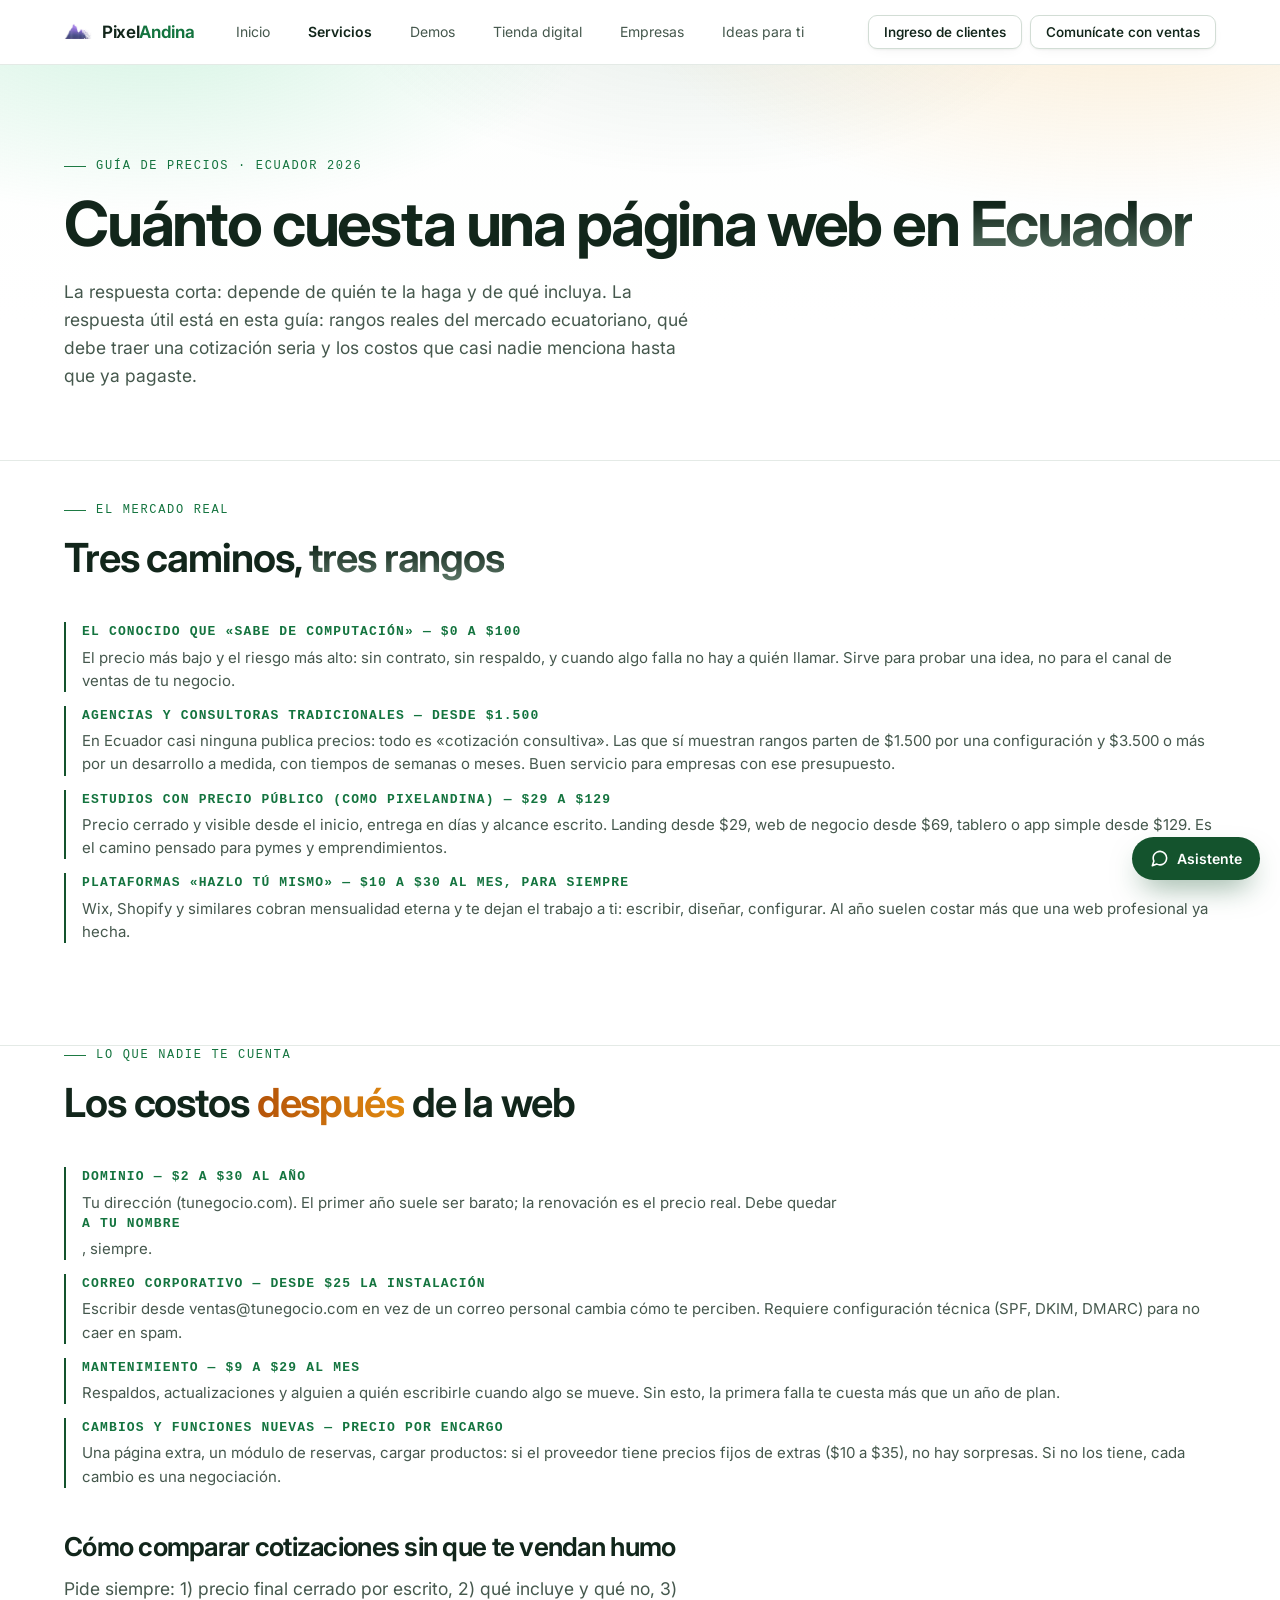
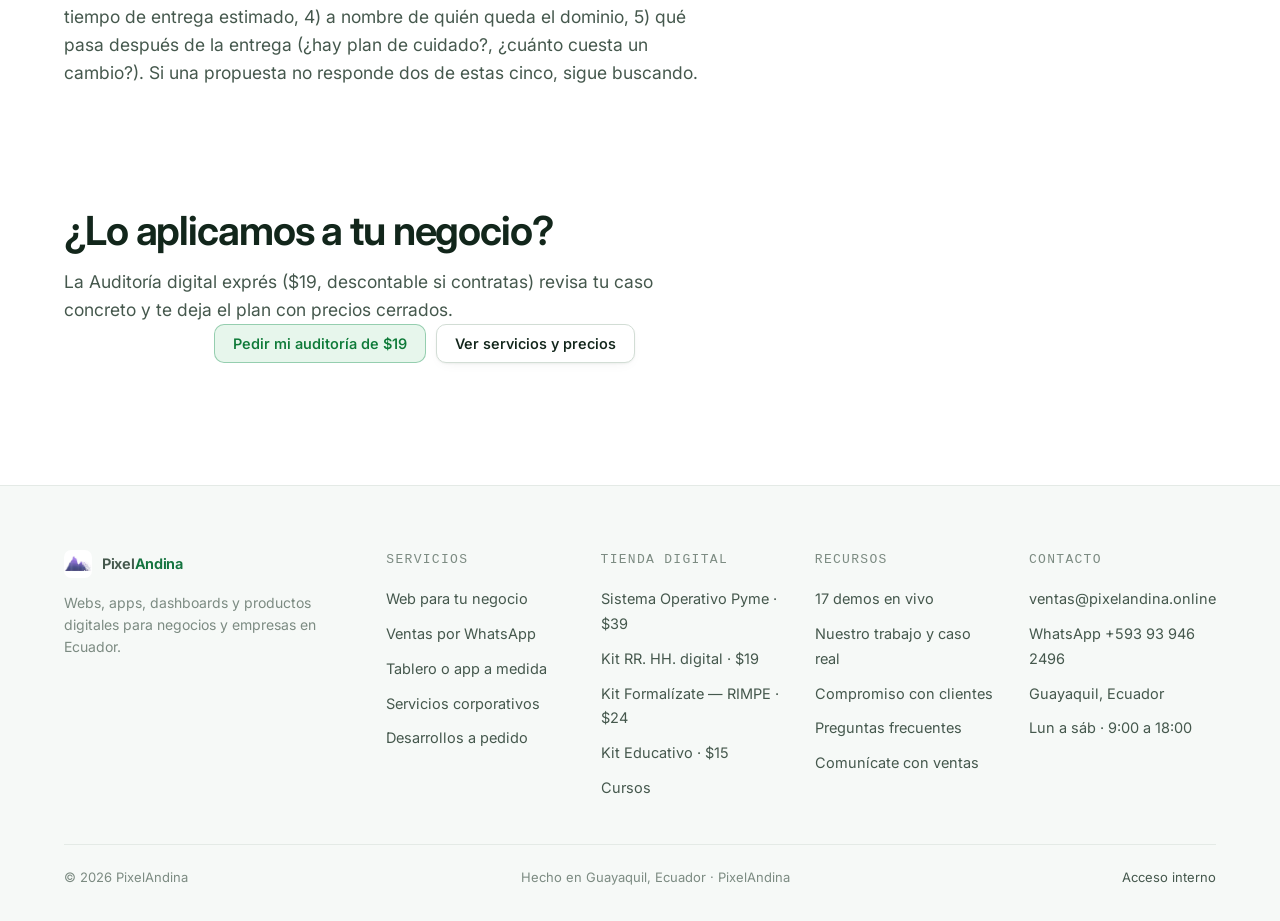
<file: guia-precios-web-ecuador.html>
<!DOCTYPE html>
<html lang="es">
<head>
<meta charset="UTF-8">
<meta name="viewport" content="width=device-width, initial-scale=1.0">
<title>Cuánto cuesta una página web en Ecuador (2026) — Guía PixelAndina</title>
<meta name="description" content="Guía honesta de precios web en Ecuador: rangos reales del mercado, qué incluye una cotización seria y los costos ocultos (dominio, correo, mantenimiento).">
<link rel="icon" type="image/png" href="assets/simbolo-dos-cumbres.png">
<link rel="preconnect" href="https://fonts.googleapis.com">
<link rel="preconnect" href="https://fonts.gstatic.com" crossorigin>
<link href="https://fonts.googleapis.com/css2?family=Inter:wght@400;500;600;700;800&display=swap" rel="stylesheet">
<link rel="stylesheet" href="assets/styles.css">
<link rel="stylesheet" href="assets/escena.css">
<script defer src="https://umami-pixelandina.vercel.app/script.js" data-website-id="78d59000-011a-4c44-9c90-a9eae71046f2"></script>
</head>
<body>

<header class="site-head">
  <div class="head-in">
    <a class="brand" href="index.html"><img src="assets/simbolo-dos-cumbres.webp" alt="Logo de PixelAndina"><span>Pixel<em>Andina</em></span></a>
    <button class="nav-toggle" type="button" aria-label="Abrir menú" aria-expanded="false" aria-controls="mainNav"><svg viewBox="0 0 24 24" fill="none" stroke="currentColor" stroke-width="2" stroke-linecap="round"><path d="M4 7h16M4 12h16M4 17h16"/></svg></button>
    <nav class="main-nav" id="mainNav" aria-label="Navegación principal">
      <a href="index.html">Inicio</a>
      <a href="servicios.html" class="on">Servicios</a>
      <a href="demos.html">Demos</a>
      <a href="tienda.html">Tienda digital</a>
      <a href="corporativo.html">Empresas</a>
      <a href="ideas.html">Ideas para ti</a>
      <a href="portafolio.html">Nuestro trabajo</a>
      <a href="clientes.html" class="solo-movil">Ingreso de clientes</a>
    </nav>
    <div class="head-cta"><a class="btn btn-ghost btn-sm" href="clientes.html">Ingreso de clientes</a><a class="btn btn-white btn-sm" href="ventas.html">Comunícate con ventas</a></div>
  </div>
</header>


<section class="hero" style="padding-bottom:40px">
  <div class="wrap">
    <p class="eyebrow rv">Guía de precios · Ecuador 2026</p>
    <h1 class="rv">Cuánto cuesta una página web en <span class="grad">Ecuador</span></h1>
    <p class="lead rv">La respuesta corta: depende de quién te la haga y de qué incluya. La respuesta útil está en esta guía: rangos reales del mercado ecuatoriano, qué debe traer una cotización seria y los costos que casi nadie menciona hasta que ya pagaste.</p>
  </div>
</section>

<section class="sec" style="padding-top:40px">
  <div class="wrap">
    <div class="sec-head rv">
      <p class="eyebrow">El mercado real</p>
      <h2>Tres caminos, <span class="grad">tres rangos</span></h2>
    </div>
    <div class="kv rv">
      <div><b>El conocido que «sabe de computación» — $0 a $100</b><p>El precio más bajo y el riesgo más alto: sin contrato, sin respaldo, y cuando algo falla no hay a quién llamar. Sirve para probar una idea, no para el canal de ventas de tu negocio.</p></div>
      <div><b>Agencias y consultoras tradicionales — desde $1.500</b><p>En Ecuador casi ninguna publica precios: todo es «cotización consultiva». Las que sí muestran rangos parten de $1.500 por una configuración y $3.500 o más por un desarrollo a medida, con tiempos de semanas o meses. Buen servicio para empresas con ese presupuesto.</p></div>
      <div><b>Estudios con precio público (como PixelAndina) — $29 a $129</b><p>Precio cerrado y visible desde el inicio, entrega en días y alcance escrito. Landing desde $29, web de negocio desde $69, tablero o app simple desde $129. Es el camino pensado para pymes y emprendimientos.</p></div>
      <div><b>Plataformas «hazlo tú mismo» — $10 a $30 al mes, para siempre</b><p>Wix, Shopify y similares cobran mensualidad eterna y te dejan el trabajo a ti: escribir, diseñar, configurar. Al año suelen costar más que una web profesional ya hecha.</p></div>
    </div>
  </div>
</section>

<section class="sec" style="padding-top:0">
  <div class="wrap">
    <div class="sec-head rv">
      <p class="eyebrow">Lo que nadie te cuenta</p>
      <h2>Los costos <span class="grad-a">después</span> de la web</h2>
    </div>
    <div class="kv rv">
      <div><b>Dominio — $2 a $30 al año</b><p>Tu dirección (tunegocio.com). El primer año suele ser barato; la renovación es el precio real. Debe quedar <b>a tu nombre</b>, siempre.</p></div>
      <div><b>Correo corporativo — desde $25 la instalación</b><p>Escribir desde ventas@tunegocio.com en vez de un correo personal cambia cómo te perciben. Requiere configuración técnica (SPF, DKIM, DMARC) para no caer en spam.</p></div>
      <div><b>Mantenimiento — $9 a $29 al mes</b><p>Respaldos, actualizaciones y alguien a quién escribirle cuando algo se mueve. Sin esto, la primera falla te cuesta más que un año de plan.</p></div>
      <div><b>Cambios y funciones nuevas — precio por encargo</b><p>Una página extra, un módulo de reservas, cargar productos: si el proveedor tiene precios fijos de extras ($10 a $35), no hay sorpresas. Si no los tiene, cada cambio es una negociación.</p></div>
    </div>
    <div class="sec-head rv" style="margin-top:44px">
      <h2 style="font-size:26px">Cómo comparar cotizaciones sin que te vendan humo</h2>
      <p class="lead" style="text-align:left">Pide siempre: 1) precio final cerrado por escrito, 2) qué incluye y qué no, 3) tiempo de entrega estimado, 4) a nombre de quién queda el dominio, 5) qué pasa después de la entrega (¿hay plan de cuidado?, ¿cuánto cuesta un cambio?). Si una propuesta no responde dos de estas cinco, sigue buscando.</p>
    </div>
  </div>
</section>

<section class="sec" style="border-top:none;padding-top:0">
  <div class="wrap">
    <div class="sec-head rv">
      <h2>¿Lo aplicamos a tu negocio?</h2>
      <p class="lead">La Auditoría digital exprés ($19, descontable si contratas) revisa tu caso concreto y te deja el plan con precios cerrados.</p>
      <div style="display:flex;gap:10px;flex-wrap:wrap;justify-content:center">
        <a class="btn btn-wa" data-wa="Hola PixelAndina, leí su guía y quiero la Auditoría digital exprés de $19 para mi negocio.">Pedir mi auditoría de $19</a>
        <a class="btn btn-ghost" href="servicios.html">Ver servicios y precios</a>
      </div>
    </div>
  </div>
</section>

<footer>
  <div class="wrap">
    <div class="foot-grid">
      <div class="foot-brand">
        <a class="brand" href="index.html"><img src="assets/simbolo-dos-cumbres.webp" alt="Logo de PixelAndina"><span>Pixel<em>Andina</em></span></a>
        <p>Webs, apps, dashboards y productos digitales para negocios y empresas en Ecuador.</p>
      </div>
      <div><h4>Servicios</h4><ul>
        <li><a href="servicios.html">Web para tu negocio</a></li>
        <li><a href="servicios.html">Ventas por WhatsApp</a></li>
        <li><a href="servicios.html">Tablero o app a medida</a></li>
        <li><a href="corporativo.html">Servicios corporativos</a></li>
        <li><a href="ideas.html">Desarrollos a pedido</a></li>
      </ul></div>
      <div><h4>Tienda digital</h4><ul>
        <li><a href="tienda.html">Sistema Operativo Pyme · $39</a></li>
        <li><a href="tienda.html">Kit RR. HH. digital · $19</a></li>
        <li><a href="tienda.html">Kit Formalízate — RIMPE · $24</a></li>
        <li><a href="tienda.html">Kit Educativo · $15</a></li>
        <li><a href="tienda.html">Cursos</a></li>
      </ul></div>
      <div><h4>Recursos</h4><ul>
        <li><a href="demos.html">17 demos en vivo</a></li>
        <li><a href="portafolio.html">Nuestro trabajo y caso real</a></li>
        <li><a href="clientes.html">Compromiso con clientes</a></li>
        <li><a href="index.html#faq">Preguntas frecuentes</a></li>
        <li><a href="ventas.html">Comunícate con ventas</a></li>
      </ul></div>
      <div><h4>Contacto</h4><ul>
        <li><a href="mailto:ventas@pixelandina.online">ventas@pixelandina.online</a></li>
        <li><a data-umami-event="clic-whatsapp" href="https://wa.me/593939462496" target="_blank" rel="noopener">WhatsApp +593 93 946 2496</a></li>
        <li><a href="ventas.html">Guayaquil, Ecuador</a></li>
        <li><a href="ventas.html">Lun a sáb · 9:00 a 18:00</a></li>
      </ul></div>
    </div>
    <div class="foot-bottom">
      <span>© 2026 PixelAndina</span>
      <span>Hecho en Guayaquil, Ecuador · PixelAndina</span>
      <span><a href="acceso-interno.html">Acceso interno</a></span>
    </div>
  </div>
</footer>


<button class="chat-btn" id="chatBtn" aria-expanded="false" aria-controls="chatPanel"><svg viewBox="0 0 24 24" fill="none" stroke="currentColor" stroke-width="2" stroke-linecap="round" stroke-linejoin="round"><path d="M21 11.5a8.38 8.38 0 0 1-.9 3.8 8.5 8.5 0 0 1-7.6 4.7 8.38 8.38 0 0 1-3.8-.9L3 21l1.9-5.7a8.38 8.38 0 0 1-.9-3.8 8.5 8.5 0 0 1 4.7-7.6 8.38 8.38 0 0 1 3.8-.9h.5a8.48 8.48 0 0 1 8 8v.5z"/></svg>Asistente</button>
<div class="chat-panel" id="chatPanel" role="dialog" aria-label="Asistente de PixelAndina">
  <div class="chat-head"><div><b>Asistente de PixelAndina</b><span>Respuestas automáticas y guiadas · no es una persona ni una IA en vivo</span></div><button class="chat-close" id="chatClose" aria-label="Cerrar asistente">✕</button></div>
  <div class="chat-msgs" id="chatMsgs"></div>
  <div class="chat-chips" id="chatChips"></div>
  <form class="chat-form" id="chatForm"><input id="chatInput" type="text" placeholder="Escribe tu duda…" autocomplete="off" aria-label="Escribe tu duda"><button type="submit">Enviar</button></form>
</div>

<script src="assets/app.js"></script>
<script src="assets/chat.js"></script>
<script src="assets/escena.js"></script>
</body>
</html>
</file>
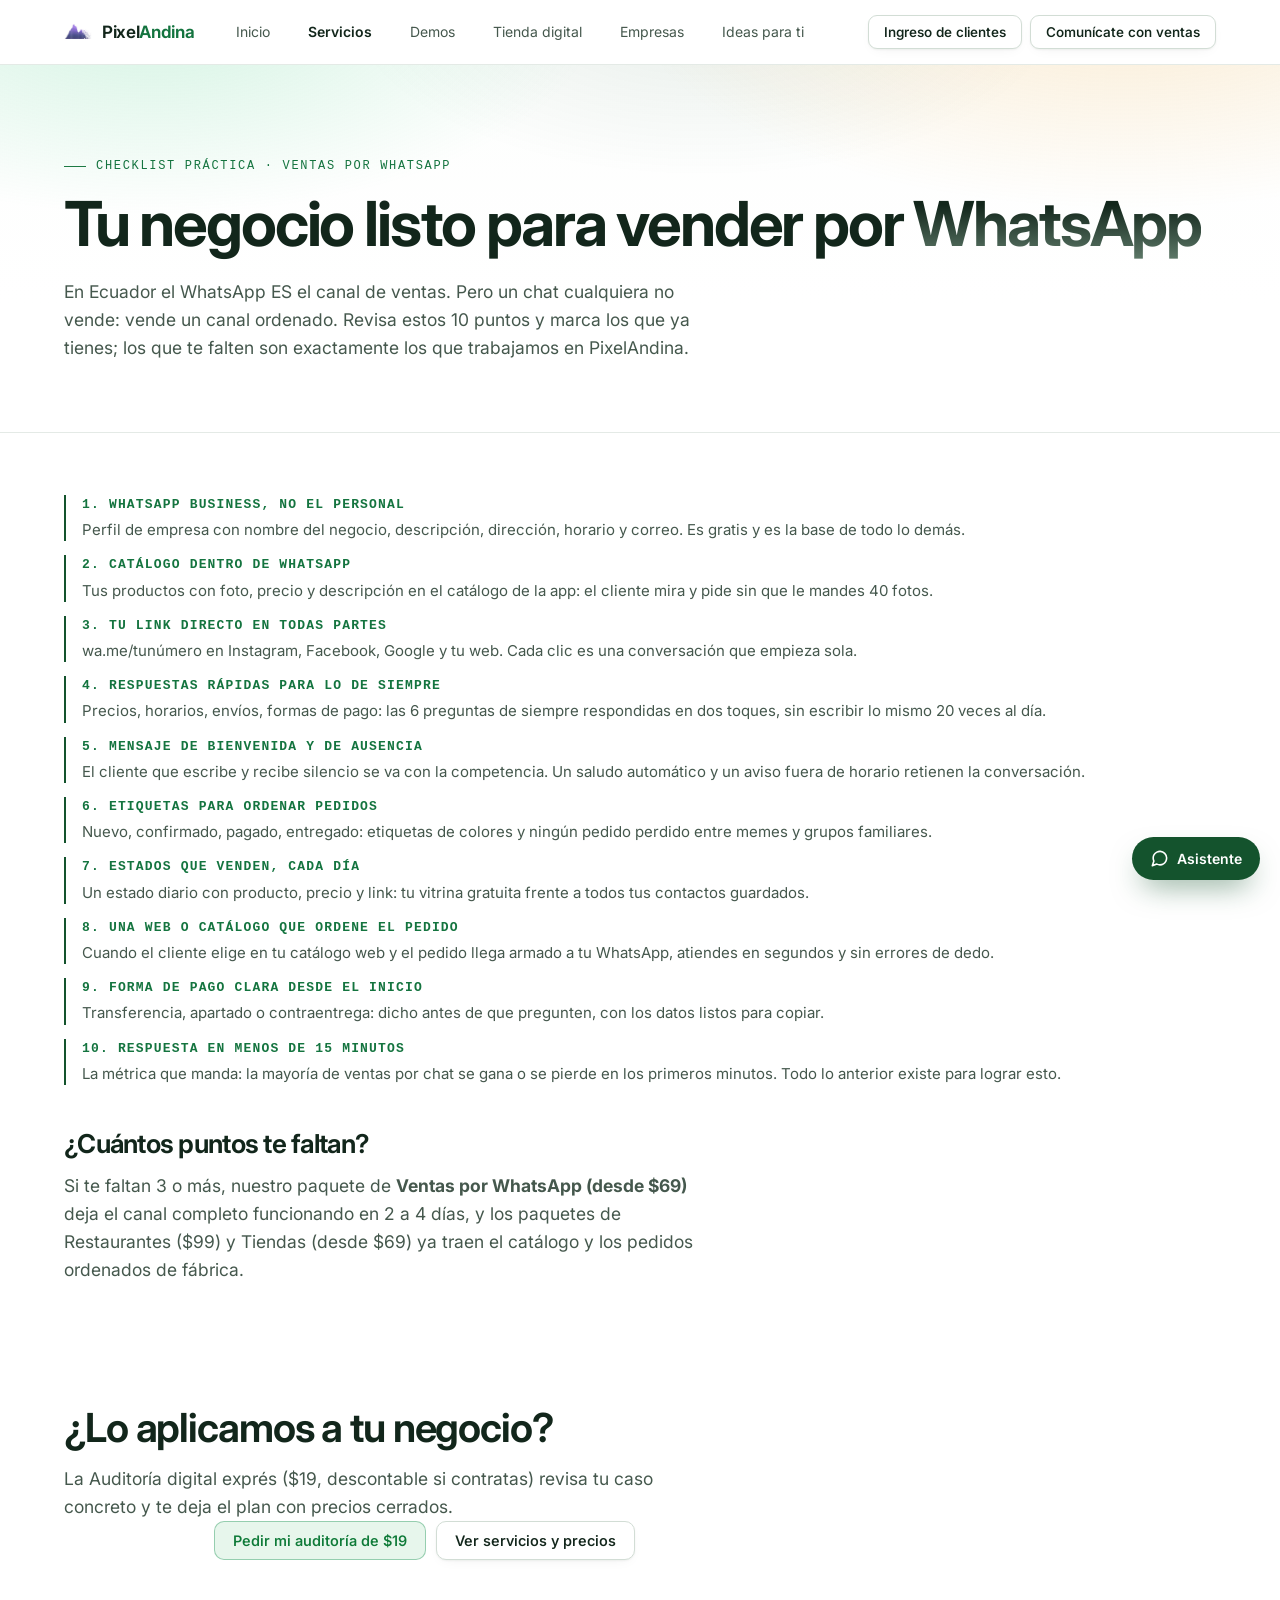
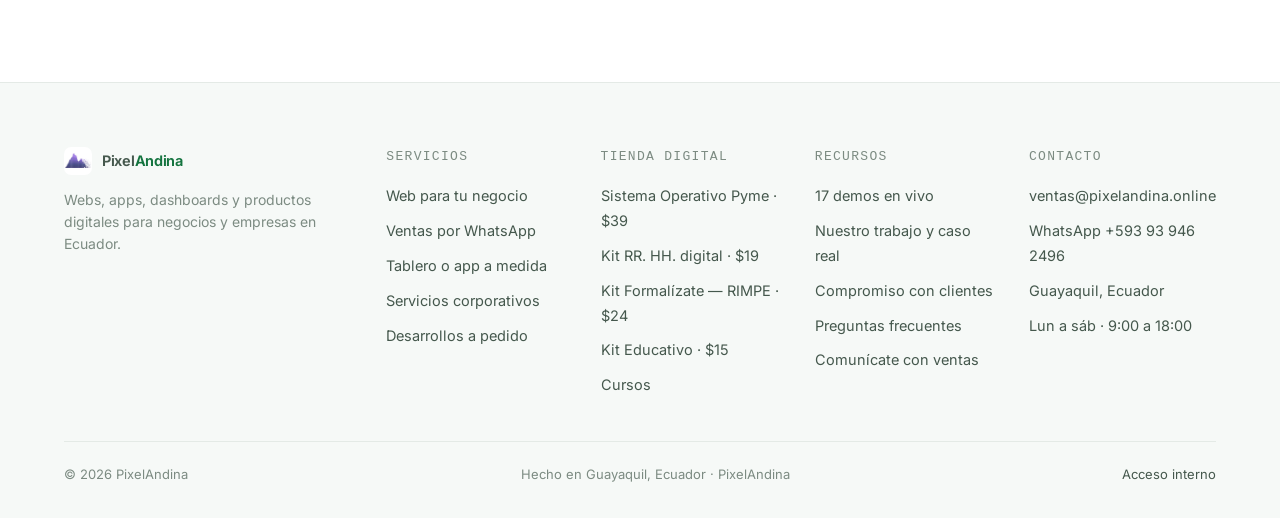
<file: guia-vender-por-whatsapp.html>
<!DOCTYPE html>
<html lang="es">
<head>
<meta charset="UTF-8">
<meta name="viewport" content="width=device-width, initial-scale=1.0">
<title>Checklist: tu negocio listo para vender por WhatsApp — PixelAndina</title>
<meta name="description" content="Los 10 puntos que convierten tu WhatsApp en un canal de ventas: catálogo, respuestas rápidas, link directo, estados y pedidos ordenados.">
<link rel="icon" type="image/png" href="assets/simbolo-dos-cumbres.png">
<link rel="preconnect" href="https://fonts.googleapis.com">
<link rel="preconnect" href="https://fonts.gstatic.com" crossorigin>
<link href="https://fonts.googleapis.com/css2?family=Inter:wght@400;500;600;700;800&display=swap" rel="stylesheet">
<link rel="stylesheet" href="assets/styles.css">
<link rel="stylesheet" href="assets/escena.css">
<script defer src="https://umami-pixelandina.vercel.app/script.js" data-website-id="78d59000-011a-4c44-9c90-a9eae71046f2"></script>
</head>
<body>

<header class="site-head">
  <div class="head-in">
    <a class="brand" href="index.html"><img src="assets/simbolo-dos-cumbres.webp" alt="Logo de PixelAndina"><span>Pixel<em>Andina</em></span></a>
    <button class="nav-toggle" type="button" aria-label="Abrir menú" aria-expanded="false" aria-controls="mainNav"><svg viewBox="0 0 24 24" fill="none" stroke="currentColor" stroke-width="2" stroke-linecap="round"><path d="M4 7h16M4 12h16M4 17h16"/></svg></button>
    <nav class="main-nav" id="mainNav" aria-label="Navegación principal">
      <a href="index.html">Inicio</a>
      <a href="servicios.html" class="on">Servicios</a>
      <a href="demos.html">Demos</a>
      <a href="tienda.html">Tienda digital</a>
      <a href="corporativo.html">Empresas</a>
      <a href="ideas.html">Ideas para ti</a>
      <a href="portafolio.html">Nuestro trabajo</a>
      <a href="clientes.html" class="solo-movil">Ingreso de clientes</a>
    </nav>
    <div class="head-cta"><a class="btn btn-ghost btn-sm" href="clientes.html">Ingreso de clientes</a><a class="btn btn-white btn-sm" href="ventas.html">Comunícate con ventas</a></div>
  </div>
</header>


<section class="hero" style="padding-bottom:40px">
  <div class="wrap">
    <p class="eyebrow rv">Checklist práctica · Ventas por WhatsApp</p>
    <h1 class="rv">Tu negocio listo para vender por <span class="grad">WhatsApp</span></h1>
    <p class="lead rv">En Ecuador el WhatsApp ES el canal de ventas. Pero un chat cualquiera no vende: vende un canal ordenado. Revisa estos 10 puntos y marca los que ya tienes; los que te falten son exactamente los que trabajamos en PixelAndina.</p>
  </div>
</section>

<section class="sec" style="padding-top:40px">
  <div class="wrap">
    <div class="kv rv">
      <div><b>1. WhatsApp Business, no el personal</b><p>Perfil de empresa con nombre del negocio, descripción, dirección, horario y correo. Es gratis y es la base de todo lo demás.</p></div>
      <div><b>2. Catálogo dentro de WhatsApp</b><p>Tus productos con foto, precio y descripción en el catálogo de la app: el cliente mira y pide sin que le mandes 40 fotos.</p></div>
      <div><b>3. Tu link directo en todas partes</b><p>wa.me/tunúmero en Instagram, Facebook, Google y tu web. Cada clic es una conversación que empieza sola.</p></div>
      <div><b>4. Respuestas rápidas para lo de siempre</b><p>Precios, horarios, envíos, formas de pago: las 6 preguntas de siempre respondidas en dos toques, sin escribir lo mismo 20 veces al día.</p></div>
      <div><b>5. Mensaje de bienvenida y de ausencia</b><p>El cliente que escribe y recibe silencio se va con la competencia. Un saludo automático y un aviso fuera de horario retienen la conversación.</p></div>
      <div><b>6. Etiquetas para ordenar pedidos</b><p>Nuevo, confirmado, pagado, entregado: etiquetas de colores y ningún pedido perdido entre memes y grupos familiares.</p></div>
      <div><b>7. Estados que venden, cada día</b><p>Un estado diario con producto, precio y link: tu vitrina gratuita frente a todos tus contactos guardados.</p></div>
      <div><b>8. Una web o catálogo que ordene el pedido</b><p>Cuando el cliente elige en tu catálogo web y el pedido llega armado a tu WhatsApp, atiendes en segundos y sin errores de dedo.</p></div>
      <div><b>9. Forma de pago clara desde el inicio</b><p>Transferencia, apartado o contraentrega: dicho antes de que pregunten, con los datos listos para copiar.</p></div>
      <div><b>10. Respuesta en menos de 15 minutos</b><p>La métrica que manda: la mayoría de ventas por chat se gana o se pierde en los primeros minutos. Todo lo anterior existe para lograr esto.</p></div>
    </div>
    <div class="sec-head rv" style="margin-top:44px">
      <h2 style="font-size:26px">¿Cuántos puntos te faltan?</h2>
      <p class="lead" style="text-align:left">Si te faltan 3 o más, nuestro paquete de <b>Ventas por WhatsApp (desde $69)</b> deja el canal completo funcionando en 2 a 4 días, y los paquetes de Restaurantes ($99) y Tiendas (desde $69) ya traen el catálogo y los pedidos ordenados de fábrica.</p>
    </div>
  </div>
</section>

<section class="sec" style="border-top:none;padding-top:0">
  <div class="wrap">
    <div class="sec-head rv">
      <h2>¿Lo aplicamos a tu negocio?</h2>
      <p class="lead">La Auditoría digital exprés ($19, descontable si contratas) revisa tu caso concreto y te deja el plan con precios cerrados.</p>
      <div style="display:flex;gap:10px;flex-wrap:wrap;justify-content:center">
        <a class="btn btn-wa" data-wa="Hola PixelAndina, leí su guía y quiero la Auditoría digital exprés de $19 para mi negocio.">Pedir mi auditoría de $19</a>
        <a class="btn btn-ghost" href="servicios.html">Ver servicios y precios</a>
      </div>
    </div>
  </div>
</section>

<footer>
  <div class="wrap">
    <div class="foot-grid">
      <div class="foot-brand">
        <a class="brand" href="index.html"><img src="assets/simbolo-dos-cumbres.webp" alt="Logo de PixelAndina"><span>Pixel<em>Andina</em></span></a>
        <p>Webs, apps, dashboards y productos digitales para negocios y empresas en Ecuador.</p>
      </div>
      <div><h4>Servicios</h4><ul>
        <li><a href="servicios.html">Web para tu negocio</a></li>
        <li><a href="servicios.html">Ventas por WhatsApp</a></li>
        <li><a href="servicios.html">Tablero o app a medida</a></li>
        <li><a href="corporativo.html">Servicios corporativos</a></li>
        <li><a href="ideas.html">Desarrollos a pedido</a></li>
      </ul></div>
      <div><h4>Tienda digital</h4><ul>
        <li><a href="tienda.html">Sistema Operativo Pyme · $39</a></li>
        <li><a href="tienda.html">Kit RR. HH. digital · $19</a></li>
        <li><a href="tienda.html">Kit Formalízate — RIMPE · $24</a></li>
        <li><a href="tienda.html">Kit Educativo · $15</a></li>
        <li><a href="tienda.html">Cursos</a></li>
      </ul></div>
      <div><h4>Recursos</h4><ul>
        <li><a href="demos.html">17 demos en vivo</a></li>
        <li><a href="portafolio.html">Nuestro trabajo y caso real</a></li>
        <li><a href="clientes.html">Compromiso con clientes</a></li>
        <li><a href="index.html#faq">Preguntas frecuentes</a></li>
        <li><a href="ventas.html">Comunícate con ventas</a></li>
      </ul></div>
      <div><h4>Contacto</h4><ul>
        <li><a href="mailto:ventas@pixelandina.online">ventas@pixelandina.online</a></li>
        <li><a data-umami-event="clic-whatsapp" href="https://wa.me/593939462496" target="_blank" rel="noopener">WhatsApp +593 93 946 2496</a></li>
        <li><a href="ventas.html">Guayaquil, Ecuador</a></li>
        <li><a href="ventas.html">Lun a sáb · 9:00 a 18:00</a></li>
      </ul></div>
    </div>
    <div class="foot-bottom">
      <span>© 2026 PixelAndina</span>
      <span>Hecho en Guayaquil, Ecuador · PixelAndina</span>
      <span><a href="acceso-interno.html">Acceso interno</a></span>
    </div>
  </div>
</footer>


<button class="chat-btn" id="chatBtn" aria-expanded="false" aria-controls="chatPanel"><svg viewBox="0 0 24 24" fill="none" stroke="currentColor" stroke-width="2" stroke-linecap="round" stroke-linejoin="round"><path d="M21 11.5a8.38 8.38 0 0 1-.9 3.8 8.5 8.5 0 0 1-7.6 4.7 8.38 8.38 0 0 1-3.8-.9L3 21l1.9-5.7a8.38 8.38 0 0 1-.9-3.8 8.5 8.5 0 0 1 4.7-7.6 8.38 8.38 0 0 1 3.8-.9h.5a8.48 8.48 0 0 1 8 8v.5z"/></svg>Asistente</button>
<div class="chat-panel" id="chatPanel" role="dialog" aria-label="Asistente de PixelAndina">
  <div class="chat-head"><div><b>Asistente de PixelAndina</b><span>Respuestas automáticas y guiadas · no es una persona ni una IA en vivo</span></div><button class="chat-close" id="chatClose" aria-label="Cerrar asistente">✕</button></div>
  <div class="chat-msgs" id="chatMsgs"></div>
  <div class="chat-chips" id="chatChips"></div>
  <form class="chat-form" id="chatForm"><input id="chatInput" type="text" placeholder="Escribe tu duda…" autocomplete="off" aria-label="Escribe tu duda"><button type="submit">Enviar</button></form>
</div>

<script src="assets/app.js"></script>
<script src="assets/chat.js"></script>
<script src="assets/escena.js"></script>
</body>
</html>
</file>
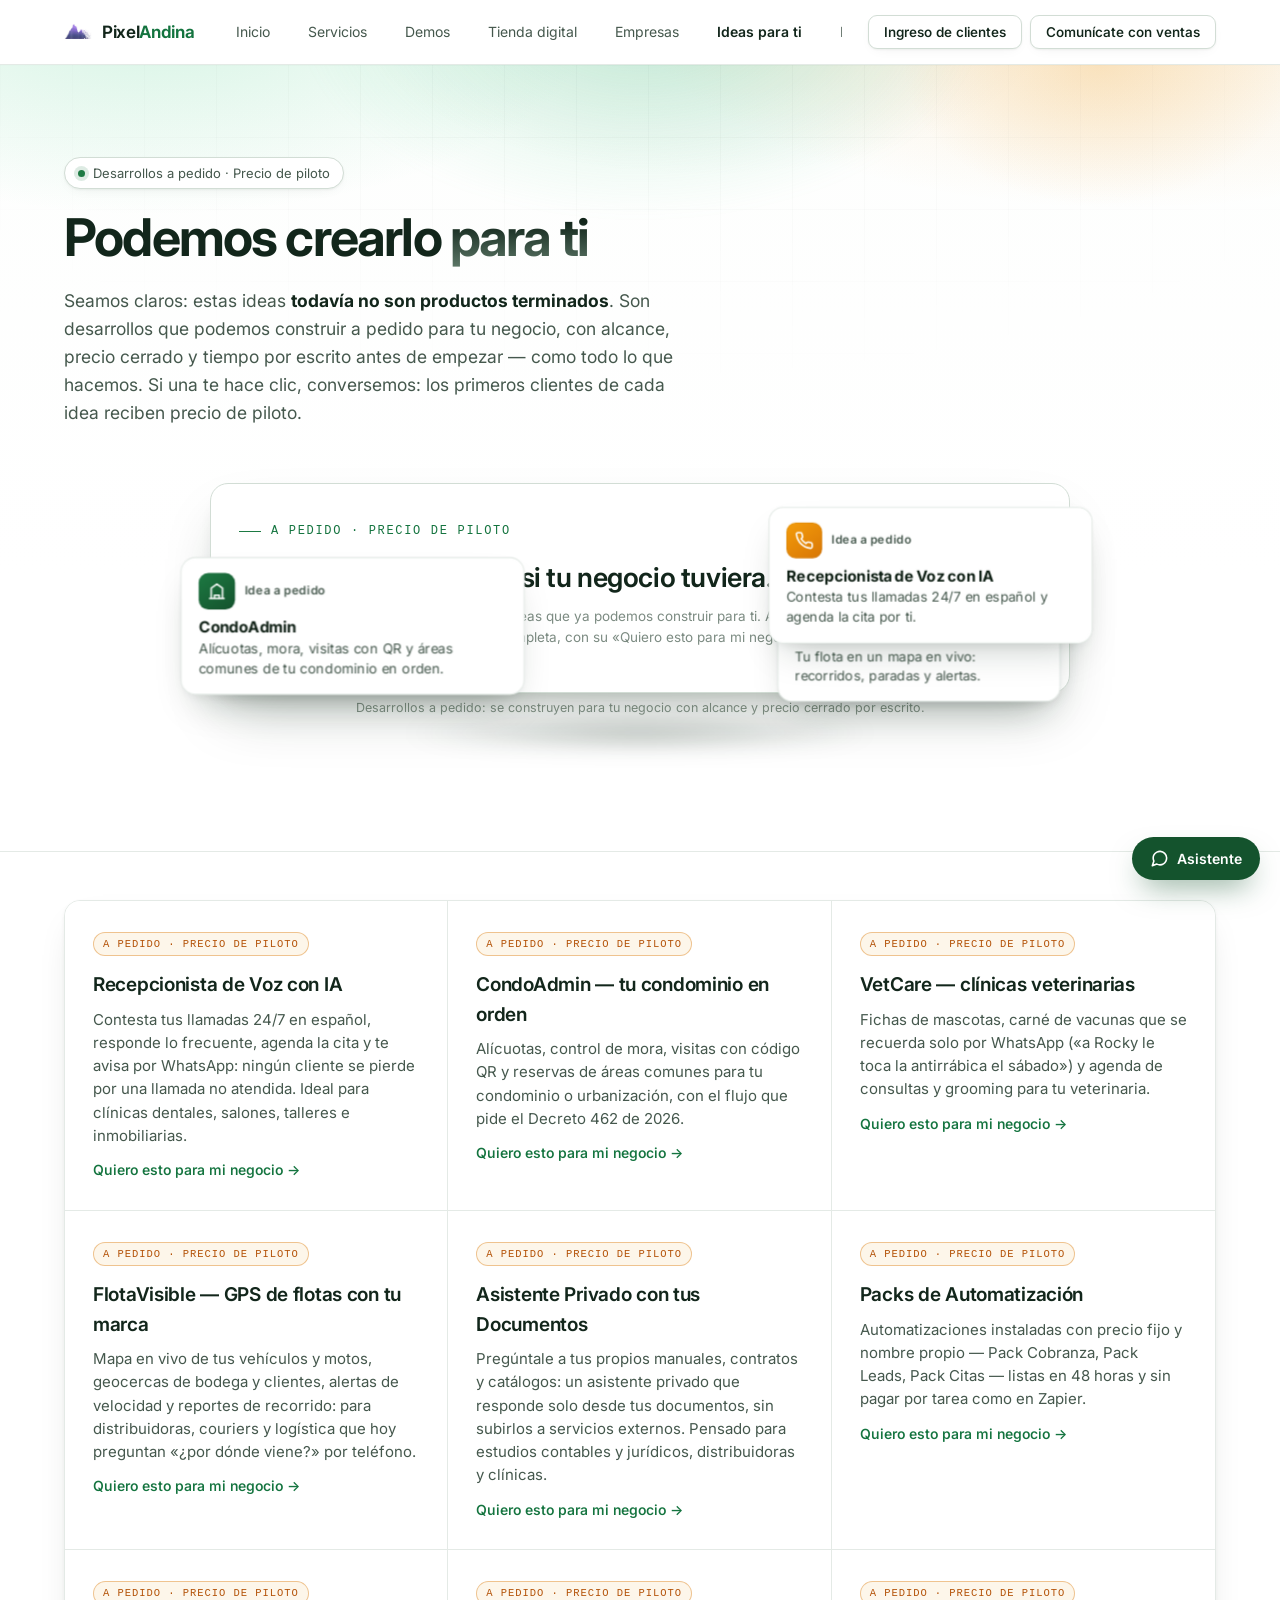
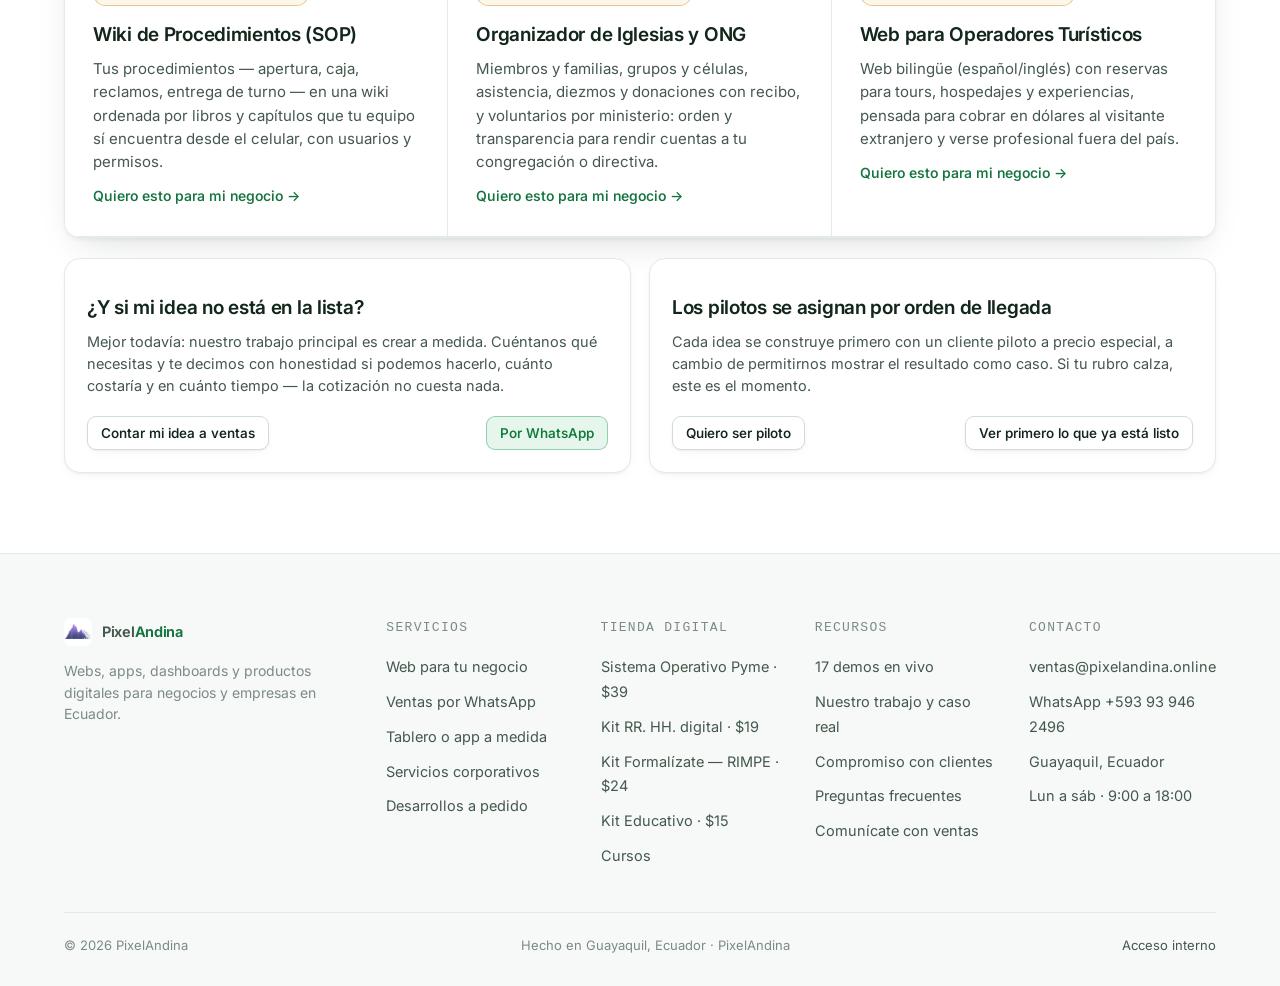
<file: ideas.html>
<!DOCTYPE html>
<html lang="es">
<head>
<meta charset="UTF-8">
<meta name="viewport" content="width=device-width, initial-scale=1.0">
<title>Podemos crearlo para ti: desarrollos a pedido — PixelAndina</title>
<meta name="description" content="Desarrollos que PixelAndina puede crear a pedido para tu negocio: recepcionista de voz con IA, CondoAdmin, VetCare, FlotaVisible GPS, asistente privado con documentos, automatizaciones, wiki SOP, iglesias/ONG y turismo. Los primeros clientes reciben precio de piloto.">
<link rel="icon" type="image/png" href="assets/simbolo-dos-cumbres.png">
<link rel="preconnect" href="https://fonts.googleapis.com">
<link rel="preconnect" href="https://fonts.gstatic.com" crossorigin>
<link href="https://fonts.googleapis.com/css2?family=Inter:wght@400;500;600;700;800&display=swap" rel="stylesheet">
<link rel="stylesheet" href="assets/styles.css">
<link rel="stylesheet" href="assets/escena.css">
<script defer src="https://umami-pixelandina.vercel.app/script.js" data-website-id="78d59000-011a-4c44-9c90-a9eae71046f2"></script>
</head>
<body>

<header class="site-head">
  <div class="head-in">
    <a class="brand" href="index.html"><img src="assets/simbolo-dos-cumbres.webp" alt="Logo de PixelAndina"><span>Pixel<em>Andina</em></span></a>
    <button class="nav-toggle" type="button" aria-label="Abrir menú" aria-expanded="false" aria-controls="mainNav"><svg viewBox="0 0 24 24" fill="none" stroke="currentColor" stroke-width="2" stroke-linecap="round"><path d="M4 7h16M4 12h16M4 17h16"/></svg></button>
    <nav class="main-nav" id="mainNav" aria-label="Navegación principal">
      <a href="index.html">Inicio</a>
      <a href="servicios.html">Servicios</a>
      <a href="demos.html">Demos</a>
      <a href="tienda.html">Tienda digital</a>
      <a href="corporativo.html">Empresas</a>
      <a href="ideas.html" class="on">Ideas para ti</a>
      <a href="portafolio.html">Nuestro trabajo</a>
      <a href="clientes.html" class="solo-movil">Ingreso de clientes</a>
    </nav>
    <div class="head-cta"><a class="btn btn-ghost btn-sm" href="clientes.html">Ingreso de clientes</a><a class="btn btn-white btn-sm" href="ventas.html">Comunícate con ventas</a></div>
  </div>
</header>

<section class="hero" style="padding-bottom:56px">
  <div class="glow"></div><div class="gridbg"></div>
  <div class="wrap">
    <span class="pill"><span class="dot"></span> Desarrollos a pedido · Precio de piloto</span>
    <h1 style="font-size:clamp(34px,4.6vw,52px)">Podemos crearlo <span class="grad">para ti</span></h1>
    <p class="lead">Seamos claros: estas ideas <b style="color:var(--txt)">todavía no son productos terminados</b>. Son desarrollos que podemos construir a pedido para tu negocio, con alcance, precio cerrado y tiempo por escrito antes de empezar — como todo lo que hacemos. Si una te hace clic, conversemos: los primeros clientes de cada idea reciben precio de piloto.</p>

    <!-- ===== Escena 3D ligera: ideas flotantes a pedido ===== -->
    <div class="esc-scene narrow">
      <div class="esc-halo"></div>
      <div class="esc-tilt">
        <div class="esc-panel" style="text-align:center;padding:38px 28px 44px">
          <p class="eyebrow">A pedido · Precio de piloto</p>
          <h3 style="font-size:clamp(21px,2.6vw,27px);margin-top:8px">¿Y si tu negocio tuviera…?</h3>
          <p class="small" style="max-width:440px;margin:8px auto 0">Tres de las ideas que ya podemos construir para ti. Abajo está la lista completa, con su «Quiero esto para mi negocio».</p>
        </div>

        <div class="esc-fcard pos-tr float-a" aria-hidden="true">
          <div class="fc-head">
            <span class="esc-ic mail"><svg width="18" height="18" viewBox="0 0 24 24" fill="none" stroke="#fff" stroke-width="2" stroke-linecap="round" stroke-linejoin="round"><path d="M22 16.9v3a2 2 0 0 1-2.2 2A19.8 19.8 0 0 1 2.1 4.2 2 2 0 0 1 4.1 2h3a2 2 0 0 1 2 1.7c.13.96.36 1.9.7 2.8a2 2 0 0 1-.45 2.1L8.1 9.9a16 16 0 0 0 6 6l1.3-1.3a2 2 0 0 1 2.1-.45c.9.34 1.84.57 2.8.7A2 2 0 0 1 22 16.9z"/></svg></span>
            <span class="esc-app">Idea a pedido</span>
          </div>
          <h4>Recepcionista de Voz con IA</h4>
          <p>Contesta tus llamadas 24/7 en español y agenda la cita por ti.</p>
        </div>

        <div class="esc-fcard pos-bl float-b" aria-hidden="true">
          <div class="fc-head">
            <span class="esc-ic panel"><svg width="18" height="18" viewBox="0 0 24 24" fill="none" stroke="#fff" stroke-width="2" stroke-linecap="round" stroke-linejoin="round"><path d="M3 21h18M5 21V8l7-5 7 5v13M9 21v-4h6v4"/></svg></span>
            <span class="esc-app">Idea a pedido</span>
          </div>
          <h4>CondoAdmin</h4>
          <p>Alícuotas, mora, visitas con QR y áreas comunes de tu condominio en orden.</p>
        </div>

        <div class="esc-fcard pos-br float-c" aria-hidden="true">
          <div class="fc-head">
            <span class="esc-ic ok"><svg width="18" height="18" viewBox="0 0 24 24" fill="none" stroke="#fff" stroke-width="2" stroke-linecap="round" stroke-linejoin="round"><path d="M12 21s-7-5.5-7-11a7 7 0 0 1 14 0c0 5.5-7 11-7 11z"/><circle cx="12" cy="10" r="2.6"/></svg></span>
            <span class="esc-app">Idea a pedido</span>
          </div>
          <h4>FlotaVisible GPS</h4>
          <p>Tu flota en un mapa en vivo: recorridos, paradas y alertas.</p>
        </div>
      </div>
      <div class="esc-floor"></div>
      <p class="esc-cap">Desarrollos a pedido: se construyen para tu negocio con alcance y precio cerrado por escrito.</p>
    </div>
  </div>
</section>

<section class="sec" style="padding-top:48px">
  <div class="wrap">
    <div class="cells c3">
      <div class="cell">
        <span class="badge amber">A pedido · Precio de piloto</span>
        <h3 style="margin-top:14px">Recepcionista de Voz con IA</h3>
        <p>Contesta tus llamadas 24/7 en español, responde lo frecuente, agenda la cita y te avisa por WhatsApp: ningún cliente se pierde por una llamada no atendida. Ideal para clínicas dentales, salones, talleres e inmobiliarias.</p>
        <a class="more" data-wa="Hola PixelAndina, me interesa la idea «Recepcionista de Voz con IA» para mi negocio. Quiero ser cliente piloto.">Quiero esto para mi negocio →</a>
      </div>
      <div class="cell">
        <span class="badge amber">A pedido · Precio de piloto</span>
        <h3 style="margin-top:14px">CondoAdmin — tu condominio en orden</h3>
        <p>Alícuotas, control de mora, visitas con código QR y reservas de áreas comunes para tu condominio o urbanización, con el flujo que pide el Decreto 462 de 2026.</p>
        <a class="more" data-wa="Hola PixelAndina, me interesa la idea «CondoAdmin» para mi condominio. Quiero ser cliente piloto.">Quiero esto para mi negocio →</a>
      </div>
      <div class="cell">
        <span class="badge amber">A pedido · Precio de piloto</span>
        <h3 style="margin-top:14px">VetCare — clínicas veterinarias</h3>
        <p>Fichas de mascotas, carné de vacunas que se recuerda solo por WhatsApp («a Rocky le toca la antirrábica el sábado») y agenda de consultas y grooming para tu veterinaria.</p>
        <a class="more" data-wa="Hola PixelAndina, me interesa la idea «VetCare» para mi veterinaria. Quiero ser cliente piloto.">Quiero esto para mi negocio →</a>
      </div>
      <div class="cell">
        <span class="badge amber">A pedido · Precio de piloto</span>
        <h3 style="margin-top:14px">FlotaVisible — GPS de flotas con tu marca</h3>
        <p>Mapa en vivo de tus vehículos y motos, geocercas de bodega y clientes, alertas de velocidad y reportes de recorrido: para distribuidoras, couriers y logística que hoy preguntan «¿por dónde viene?» por teléfono.</p>
        <a class="more" data-wa="Hola PixelAndina, me interesa la idea «FlotaVisible» para mi flota. Quiero ser cliente piloto.">Quiero esto para mi negocio →</a>
      </div>
      <div class="cell">
        <span class="badge amber">A pedido · Precio de piloto</span>
        <h3 style="margin-top:14px">Asistente Privado con tus Documentos</h3>
        <p>Pregúntale a tus propios manuales, contratos y catálogos: un asistente privado que responde solo desde tus documentos, sin subirlos a servicios externos. Pensado para estudios contables y jurídicos, distribuidoras y clínicas.</p>
        <a class="more" data-wa="Hola PixelAndina, me interesa la idea «Asistente Privado con Documentos». Quiero ser cliente piloto.">Quiero esto para mi negocio →</a>
      </div>
      <div class="cell">
        <span class="badge amber">A pedido · Precio de piloto</span>
        <h3 style="margin-top:14px">Packs de Automatización</h3>
        <p>Automatizaciones instaladas con precio fijo y nombre propio — Pack Cobranza, Pack Leads, Pack Citas — listas en 48 horas y sin pagar por tarea como en Zapier.</p>
        <a class="more" data-wa="Hola PixelAndina, me interesan los «Packs de Automatización» para mi negocio. Quiero ser cliente piloto.">Quiero esto para mi negocio →</a>
      </div>
      <div class="cell">
        <span class="badge amber">A pedido · Precio de piloto</span>
        <h3 style="margin-top:14px">Wiki de Procedimientos (SOP)</h3>
        <p>Tus procedimientos — apertura, caja, reclamos, entrega de turno — en una wiki ordenada por libros y capítulos que tu equipo sí encuentra desde el celular, con usuarios y permisos.</p>
        <a class="more" data-wa="Hola PixelAndina, me interesa la idea «Wiki de Procedimientos (SOP)» para mi empresa. Quiero ser cliente piloto.">Quiero esto para mi negocio →</a>
      </div>
      <div class="cell">
        <span class="badge amber">A pedido · Precio de piloto</span>
        <h3 style="margin-top:14px">Organizador de Iglesias y ONG</h3>
        <p>Miembros y familias, grupos y células, asistencia, diezmos y donaciones con recibo, y voluntarios por ministerio: orden y transparencia para rendir cuentas a tu congregación o directiva.</p>
        <a class="more" data-wa="Hola PixelAndina, me interesa la idea «Organizador de Iglesias y ONG». Quiero ser cliente piloto.">Quiero esto para mi negocio →</a>
      </div>
      <div class="cell">
        <span class="badge amber">A pedido · Precio de piloto</span>
        <h3 style="margin-top:14px">Web para Operadores Turísticos</h3>
        <p>Web bilingüe (español/inglés) con reservas para tours, hospedajes y experiencias, pensada para cobrar en dólares al visitante extranjero y verse profesional fuera del país.</p>
        <a class="more" data-wa="Hola PixelAndina, me interesa la idea «Web para Operadores Turísticos». Quiero ser cliente piloto.">Quiero esto para mi negocio →</a>
      </div>
    </div>

    <div class="cards c2 rv" style="margin-top:20px">
      <article class="card"><div class="body">
        <h3>¿Y si mi idea no está en la lista?</h3>
        <p>Mejor todavía: nuestro trabajo principal es crear a medida. Cuéntanos qué necesitas y te decimos con honestidad si podemos hacerlo, cuánto costaría y en cuánto tiempo — la cotización no cuesta nada.</p>
        <div class="foot"><a class="btn btn-white btn-sm" href="ventas.html">Contar mi idea a ventas</a><a class="btn btn-wa btn-sm" data-wa="Hola PixelAndina, tengo una idea que no está en su lista y quiero contársela.">Por WhatsApp</a></div>
      </div></article>
      <article class="card"><div class="body">
        <h3>Los pilotos se asignan por orden de llegada</h3>
        <p>Cada idea se construye primero con un cliente piloto a precio especial, a cambio de permitirnos mostrar el resultado como caso. Si tu rubro calza, este es el momento.</p>
        <div class="foot"><a class="btn btn-white btn-sm" href="ventas.html">Quiero ser piloto</a><a class="btn btn-ghost btn-sm" href="demos.html">Ver primero lo que ya está listo</a></div>
      </div></article>
    </div>
  </div>
</section>

<footer>
  <div class="wrap">
    <div class="foot-grid">
      <div class="foot-brand">
        <a class="brand" href="index.html"><img src="assets/simbolo-dos-cumbres.webp" alt="Logo de PixelAndina"><span>Pixel<em>Andina</em></span></a>
        <p>Webs, apps, dashboards y productos digitales para negocios y empresas en Ecuador.</p>
      </div>
      <div><h4>Servicios</h4><ul>
        <li><a href="servicios.html">Web para tu negocio</a></li>
        <li><a href="servicios.html">Ventas por WhatsApp</a></li>
        <li><a href="servicios.html">Tablero o app a medida</a></li>
        <li><a href="corporativo.html">Servicios corporativos</a></li>
        <li><a href="ideas.html">Desarrollos a pedido</a></li>
      </ul></div>
      <div><h4>Tienda digital</h4><ul>
        <li><a href="tienda.html">Sistema Operativo Pyme · $39</a></li>
        <li><a href="tienda.html">Kit RR. HH. digital · $19</a></li>
        <li><a href="tienda.html">Kit Formalízate — RIMPE · $24</a></li>
        <li><a href="tienda.html">Kit Educativo · $15</a></li>
        <li><a href="tienda.html">Cursos</a></li>
      </ul></div>
      <div><h4>Recursos</h4><ul>
        <li><a href="demos.html">17 demos en vivo</a></li>
        <li><a href="portafolio.html">Nuestro trabajo y caso real</a></li>
        <li><a href="clientes.html">Compromiso con clientes</a></li>
        <li><a href="index.html#faq">Preguntas frecuentes</a></li>
        <li><a href="ventas.html">Comunícate con ventas</a></li>
      </ul></div>
      <div><h4>Contacto</h4><ul>
        <li><a href="mailto:ventas@pixelandina.online">ventas@pixelandina.online</a></li>
        <li><a data-umami-event="clic-whatsapp" href="https://wa.me/593939462496" target="_blank" rel="noopener">WhatsApp +593 93 946 2496</a></li>
        <li><a href="ventas.html">Guayaquil, Ecuador</a></li>
        <li><a href="ventas.html">Lun a sáb · 9:00 a 18:00</a></li>
      </ul></div>
    </div>
    <div class="foot-bottom">
      <span>© 2026 PixelAndina</span>
      <span>Hecho en Guayaquil, Ecuador · PixelAndina</span>
      <span><a href="acceso-interno.html">Acceso interno</a></span>
    </div>
  </div>
</footer>


<button class="chat-btn" id="chatBtn" aria-expanded="false" aria-controls="chatPanel"><svg viewBox="0 0 24 24" fill="none" stroke="currentColor" stroke-width="2" stroke-linecap="round" stroke-linejoin="round"><path d="M21 11.5a8.38 8.38 0 0 1-.9 3.8 8.5 8.5 0 0 1-7.6 4.7 8.38 8.38 0 0 1-3.8-.9L3 21l1.9-5.7a8.38 8.38 0 0 1-.9-3.8 8.5 8.5 0 0 1 4.7-7.6 8.38 8.38 0 0 1 3.8-.9h.5a8.48 8.48 0 0 1 8 8v.5z"/></svg>Asistente</button>
<div class="chat-panel" id="chatPanel" role="dialog" aria-label="Asistente de PixelAndina">
  <div class="chat-head"><div><b>Asistente de PixelAndina</b><span>Respuestas automáticas y guiadas · no es una persona ni una IA en vivo</span></div><button class="chat-close" id="chatClose" aria-label="Cerrar asistente">✕</button></div>
  <div class="chat-msgs" id="chatMsgs"></div>
  <div class="chat-chips" id="chatChips"></div>
  <form class="chat-form" id="chatForm"><input id="chatInput" type="text" placeholder="Escribe tu duda…" autocomplete="off" aria-label="Escribe tu duda"><button type="submit">Enviar</button></form>
</div>

<script src="assets/app.js"></script>
<script src="assets/chat.js"></script>
<script src="assets/escena.js"></script>
</body>
</html>
</file>
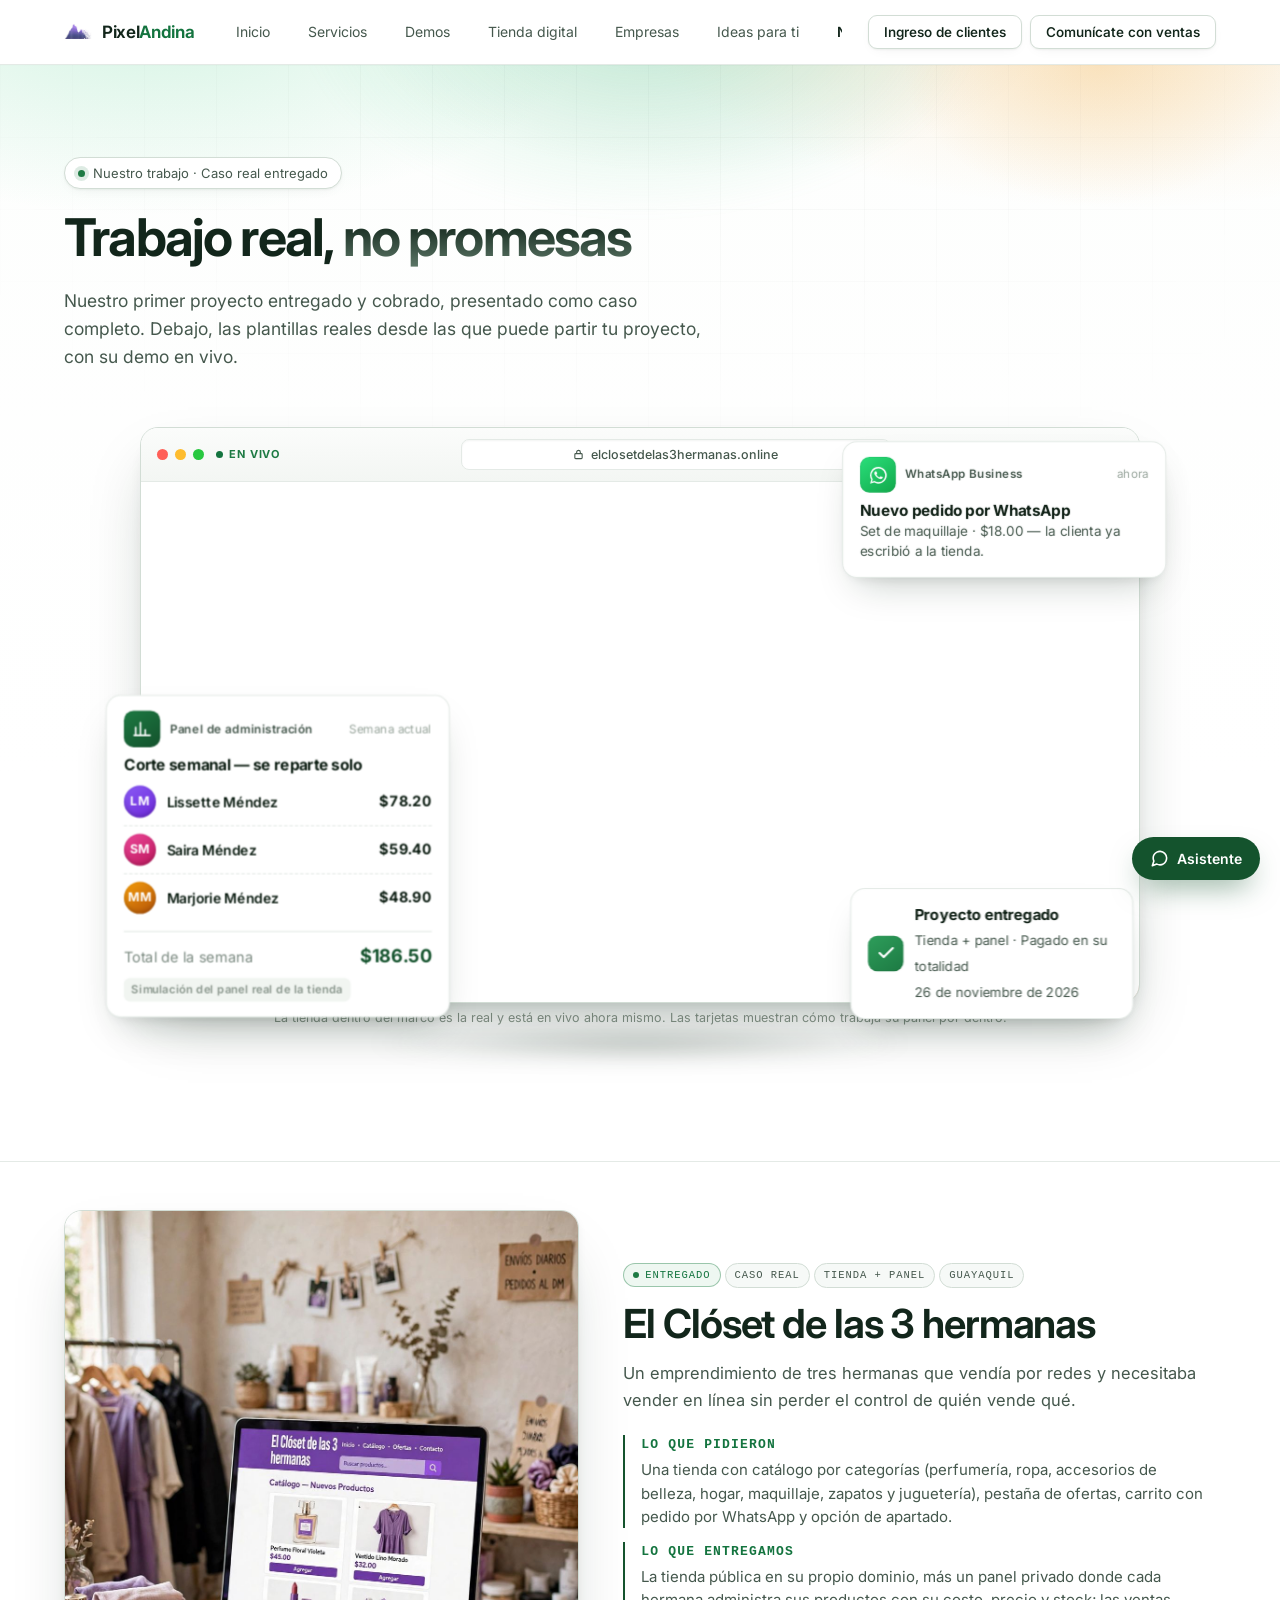
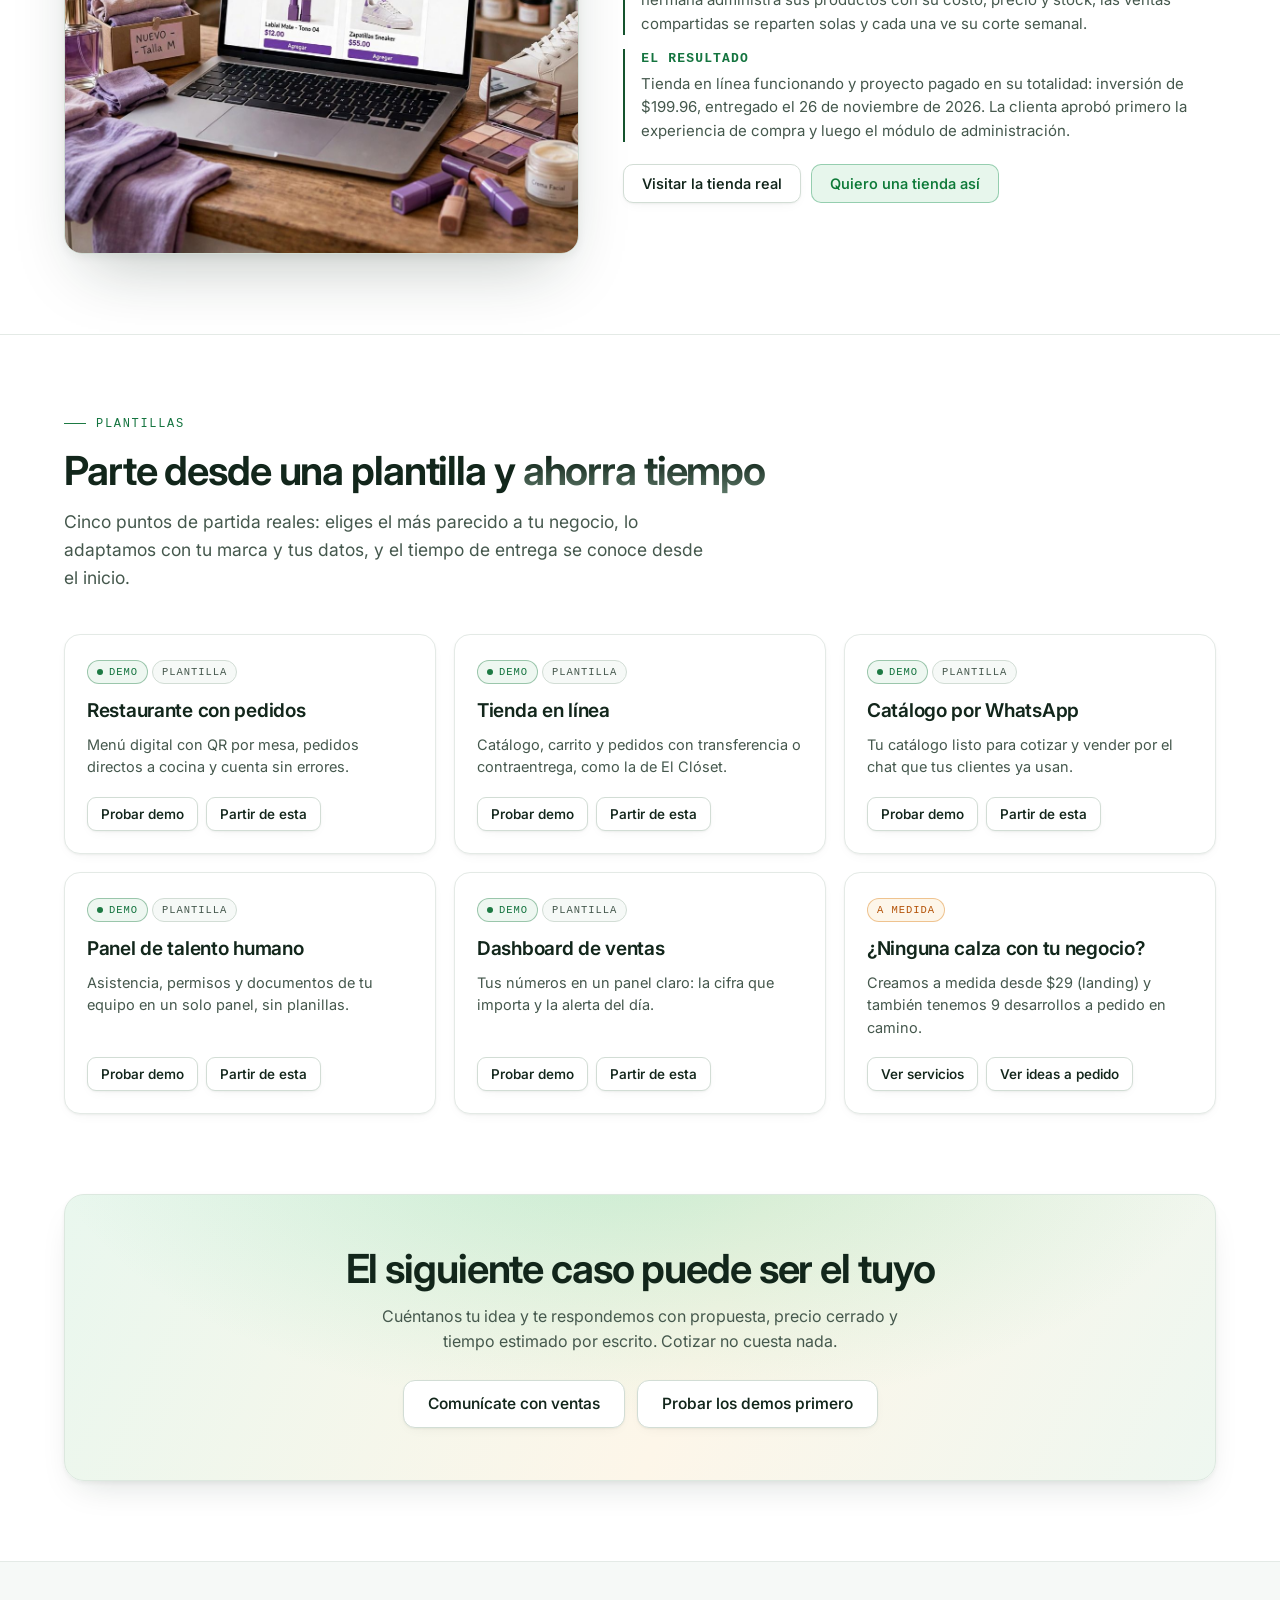
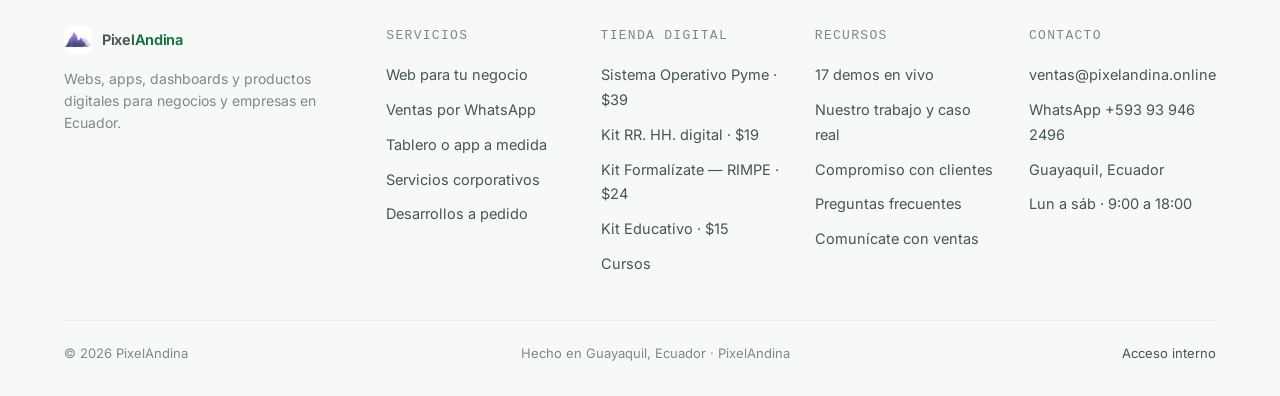
<file: portafolio.html>
<!DOCTYPE html>
<html lang="es">
<head>
<meta charset="UTF-8">
<meta name="viewport" content="width=device-width, initial-scale=1.0">
<title>Nuestro trabajo y caso real — PixelAndina</title>
<meta name="description" content="Nuestro trabajo en PixelAndina: el caso real de El Clóset de las 3 hermanas, tienda y panel entregados y pagados, y las plantillas reales desde las que puede partir tu proyecto.">
<link rel="icon" type="image/png" href="assets/simbolo-dos-cumbres.png">
<link rel="preconnect" href="https://fonts.googleapis.com">
<link rel="preconnect" href="https://fonts.gstatic.com" crossorigin>
<link href="https://fonts.googleapis.com/css2?family=Inter:wght@400;500;600;700;800&display=swap" rel="stylesheet">
<link rel="stylesheet" href="assets/styles.css">
<link rel="stylesheet" href="assets/escena.css">
<script defer src="https://umami-pixelandina.vercel.app/script.js" data-website-id="78d59000-011a-4c44-9c90-a9eae71046f2"></script>
</head>
<body>

<header class="site-head">
  <div class="head-in">
    <a class="brand" href="index.html"><img src="assets/simbolo-dos-cumbres.webp" alt="Logo de PixelAndina"><span>Pixel<em>Andina</em></span></a>
    <button class="nav-toggle" type="button" aria-label="Abrir menú" aria-expanded="false" aria-controls="mainNav"><svg viewBox="0 0 24 24" fill="none" stroke="currentColor" stroke-width="2" stroke-linecap="round"><path d="M4 7h16M4 12h16M4 17h16"/></svg></button>
    <nav class="main-nav" id="mainNav" aria-label="Navegación principal">
      <a href="index.html">Inicio</a>
      <a href="servicios.html">Servicios</a>
      <a href="demos.html">Demos</a>
      <a href="tienda.html">Tienda digital</a>
      <a href="corporativo.html">Empresas</a>
      <a href="ideas.html">Ideas para ti</a>
      <a href="portafolio.html" class="on">Nuestro trabajo</a>
      <a href="clientes.html" class="solo-movil">Ingreso de clientes</a>
    </nav>
    <div class="head-cta"><a class="btn btn-ghost btn-sm" href="clientes.html">Ingreso de clientes</a><a class="btn btn-white btn-sm" href="ventas.html">Comunícate con ventas</a></div>
  </div>
</header>

<section class="hero" style="padding-bottom:56px">
  <div class="glow"></div><div class="gridbg"></div>
  <div class="wrap">
    <span class="pill"><span class="dot"></span> Nuestro trabajo · Caso real entregado</span>
    <h1 style="font-size:clamp(34px,4.6vw,52px)">Trabajo real, <span class="grad">no promesas</span></h1>
    <p class="lead">Nuestro primer proyecto entregado y cobrado, presentado como caso completo. Debajo, las plantillas reales desde las que puede partir tu proyecto, con su demo en vivo.</p>

    <!-- ===== Escena 3D: la tienda real con su panel vivo ===== -->
    <div class="esc-scene">
      <div class="esc-halo"></div>
      <div class="esc-tilt">
        <div class="esc-browser">
          <div class="esc-bar">
            <span class="esc-dots"><i></i><i></i><i></i></span>
            <span class="esc-live"><i></i>EN VIVO</span>
            <span class="esc-url">
              <svg width="11" height="11" viewBox="0 0 24 24" fill="none" stroke="currentColor" stroke-width="2.4"><rect x="4" y="10" width="16" height="11" rx="2"/><path d="M8 10V7a4 4 0 0 1 8 0v3"/></svg>
              elclosetdelas3hermanas.online
            </span>
            <span style="width:52px;flex:none"></span>
          </div>
          <div class="esc-frame" style="background-image:url('assets/img/caso.jpg')">
            <iframe src="https://elclosetdelas3hermanas.online/" title="Tienda real de El Clóset de las 3 hermanas, en vivo" loading="lazy"></iframe>
          </div>
        </div>

        <div class="esc-fcard pos-tr float-a" aria-hidden="true">
          <div data-esc-rot="4600">
            <div class="esc-rot-item">
              <div class="fc-head">
                <span class="esc-ic wa"><svg width="19" height="19" viewBox="0 0 24 24" fill="#fff"><path d="M12 2a10 10 0 0 0-8.6 15.1L2 22l5-1.3A10 10 0 1 0 12 2zm0 18.2c-1.6 0-3.1-.4-4.4-1.2l-.3-.2-3 .8.8-2.9-.2-.3A8.2 8.2 0 1 1 12 20.2zm4.6-6.1c-.3-.1-1.5-.8-1.7-.8-.2-.1-.4-.1-.6.1l-.8 1c-.1.2-.3.2-.5.1a6.7 6.7 0 0 1-3.3-2.9c-.3-.4 0-.5.2-.8l.5-.6c.1-.2.1-.4 0-.5l-.8-1.9c-.2-.5-.4-.4-.6-.4h-.5c-.2 0-.5.1-.7.3-.9.9-1.1 2.2-.2 3.9a11.6 11.6 0 0 0 4.5 4.2c1.7.8 2.4.9 3.2.7.5-.1 1.5-.6 1.7-1.2.2-.6.2-1.1.1-1.2 0-.1-.2-.2-.5-.3z"/></svg></span>
                <span class="esc-app">WhatsApp Business</span>
                <span class="esc-time">ahora</span>
              </div>
              <h4>Nuevo pedido por WhatsApp</h4>
              <p>Set de maquillaje · $18.00 — la clienta ya escribió a la tienda.</p>
            </div>
            <div class="esc-rot-item">
              <div class="fc-head">
                <span class="esc-ic wa"><svg width="19" height="19" viewBox="0 0 24 24" fill="#fff"><path d="M12 2a10 10 0 0 0-8.6 15.1L2 22l5-1.3A10 10 0 1 0 12 2zm0 18.2c-1.6 0-3.1-.4-4.4-1.2l-.3-.2-3 .8.8-2.9-.2-.3A8.2 8.2 0 1 1 12 20.2zm4.6-6.1c-.3-.1-1.5-.8-1.7-.8-.2-.1-.4-.1-.6.1l-.8 1c-.1.2-.3.2-.5.1a6.7 6.7 0 0 1-3.3-2.9c-.3-.4 0-.5.2-.8l.5-.6c.1-.2.1-.4 0-.5l-.8-1.9c-.2-.5-.4-.4-.6-.4h-.5c-.2 0-.5.1-.7.3-.9.9-1.1 2.2-.2 3.9a11.6 11.6 0 0 0 4.5 4.2c1.7.8 2.4.9 3.2.7.5-.1 1.5-.6 1.7-1.2.2-.6.2-1.1.1-1.2 0-.1-.2-.2-.5-.3z"/></svg></span>
                <span class="esc-app">WhatsApp Business</span>
                <span class="esc-time">hace 26 min</span>
              </div>
              <h4>Apartado registrado</h4>
              <p>Vestido floral · abono de $10.00 — queda reservado a su nombre.</p>
            </div>
            <div class="esc-rot-item">
              <div class="fc-head">
                <span class="esc-ic panel"><svg width="18" height="18" viewBox="0 0 24 24" fill="none" stroke="#fff" stroke-width="2" stroke-linecap="round"><path d="M4 20V10M10 20V4M16 20v-7M22 20H2"/></svg></span>
                <span class="esc-app">Panel de administración</span>
                <span class="esc-time">hace 1 h</span>
              </div>
              <h4>Venta compartida registrada</h4>
              <p>El monto se repartió solo entre las hermanas según su producto.</p>
            </div>
            <div class="esc-rot-item">
              <div class="fc-head">
                <span class="esc-ic panel"><svg width="18" height="18" viewBox="0 0 24 24" fill="none" stroke="#fff" stroke-width="2" stroke-linecap="round"><path d="M4 20V10M10 20V4M16 20v-7M22 20H2"/></svg></span>
                <span class="esc-app">Panel de administración</span>
                <span class="esc-time">hace 2 h</span>
              </div>
              <h4>Stock actualizado</h4>
              <p>Labial mate · quedan 4 unidades — aviso automático de reposición.</p>
            </div>
          </div>
        </div>

        <div class="esc-fcard pos-bl float-b" aria-hidden="true">
          <div class="fc-head">
            <span class="esc-ic panel"><svg width="18" height="18" viewBox="0 0 24 24" fill="none" stroke="#fff" stroke-width="2" stroke-linecap="round"><path d="M4 20V10M10 20V4M16 20v-7M22 20H2"/></svg></span>
            <span class="esc-app">Panel de administración</span>
            <span class="esc-time">Semana actual</span>
          </div>
          <h4>Corte semanal — se reparte solo</h4>
          <div class="esc-sister">
            <span class="esc-avatar av-l">LM</span>
            <span class="who"><b>Lissette Méndez</b><span class="esc-pbar"><i data-esc-w="62"></i></span></span>
            <span class="amt">$<span data-esc-count="78.20" data-esc-dec="2">0.00</span></span>
          </div>
          <div class="esc-sister">
            <span class="esc-avatar av-s">SM</span>
            <span class="who"><b>Saira Méndez</b><span class="esc-pbar"><i data-esc-w="47"></i></span></span>
            <span class="amt">$<span data-esc-count="59.40" data-esc-dec="2">0.00</span></span>
          </div>
          <div class="esc-sister">
            <span class="esc-avatar av-m">MM</span>
            <span class="who"><b>Marjorie Méndez</b><span class="esc-pbar"><i data-esc-w="39"></i></span></span>
            <span class="amt">$<span data-esc-count="48.90" data-esc-dec="2">0.00</span></span>
          </div>
          <div class="esc-total"><span class="small">Total de la semana</span><b>$<span data-esc-count="186.50" data-esc-dec="2">0.00</span></b></div>
          <span class="esc-sim">Simulación del panel real de la tienda</span>
        </div>

        <div class="esc-fcard pos-br float-c" aria-hidden="true">
          <div class="esc-done-row">
            <span class="esc-ic ok"><svg width="19" height="19" viewBox="0 0 24 24" fill="none" stroke="#fff" stroke-width="2.6" stroke-linecap="round" stroke-linejoin="round"><path d="M20 6 9 17l-5-5"/></svg></span>
            <span>
              <h4>Proyecto entregado</h4>
              <span class="amt2">Tienda + panel · Pagado en su totalidad<br>26 de noviembre de 2026</span>
            </span>
          </div>
        </div>
      </div>
      <div class="esc-floor"></div>
      <p class="esc-cap">La tienda dentro del marco es la real y está en vivo ahora mismo. Las tarjetas muestran cómo trabaja su panel por dentro.</p>
    </div>
  </div>
</section>

<section class="sec" style="padding-top:48px">
  <div class="wrap">
    <div class="case-grid rv">
      <div class="case-img"><img src="assets/img/caso.jpg" alt="Publicación del lanzamiento de la tienda El Clóset de las 3 hermanas"></div>
      <div>
        <div><span class="badge live">Entregado</span> <span class="badge">Caso real</span> <span class="badge">Tienda + panel</span> <span class="badge">Guayaquil</span></div>
        <h2 style="margin:14px 0">El Clóset de las 3 hermanas</h2>
        <p class="lead" style="font-size:16.5px">Un emprendimiento de tres hermanas que vendía por redes y necesitaba vender en línea sin perder el control de quién vende qué.</p>
        <div class="kv">
          <div><b>Lo que pidieron</b><p>Una tienda con catálogo por categorías (perfumería, ropa, accesorios de belleza, hogar, maquillaje, zapatos y juguetería), pestaña de ofertas, carrito con pedido por WhatsApp y opción de apartado.</p></div>
          <div><b>Lo que entregamos</b><p>La tienda pública en su propio dominio, más un panel privado donde cada hermana administra sus productos con su costo, precio y stock; las ventas compartidas se reparten solas y cada una ve su corte semanal.</p></div>
          <div><b>El resultado</b><p>Tienda en línea funcionando y proyecto pagado en su totalidad: inversión de $199.96, entregado el 26 de noviembre de 2026. La clienta aprobó primero la experiencia de compra y luego el módulo de administración.</p></div>
        </div>
        <div style="display:flex;gap:10px;flex-wrap:wrap">
          <a class="btn btn-white" href="https://elclosetdelas3hermanas.online/" target="_blank" rel="noopener">Visitar la tienda real</a>
          <a class="btn btn-wa" data-wa="Hola PixelAndina, vi el caso de El Clóset de las 3 hermanas y quiero una tienda así para mi negocio.">Quiero una tienda así</a>
        </div>
      </div>
    </div>
  </div>
</section>

<section class="sec">
  <div class="wrap">
    <div class="sec-head rv">
      <p class="eyebrow">Plantillas</p>
      <h2>Parte desde una plantilla y <span class="grad">ahorra tiempo</span></h2>
      <p class="lead">Cinco puntos de partida reales: eliges el más parecido a tu negocio, lo adaptamos con tu marca y tus datos, y el tiempo de entrega se conoce desde el inicio.</p>
    </div>
    <div class="cards c3 rv">
      <article class="card demo-card"><div class="body">
        <div><span class="badge live">Demo</span> <span class="badge">Plantilla</span></div>
        <h3>Restaurante con pedidos</h3><p>Menú digital con QR por mesa, pedidos directos a cocina y cuenta sin errores.</p>
        <div class="demo-ctas"><button type="button" class="btn btn-white btn-sm" data-demo="https://aquimis-lab.github.io/pixelandina-demos/pedidos-restaurante/" data-title="Pedidos para Restaurantes">Probar demo</button><a class="btn btn-ghost btn-sm" data-wa="Hola PixelAndina, quiero partir de la plantilla «Restaurante con pedidos».">Partir de esta</a></div>
      </div></article>
      <article class="card demo-card"><div class="body">
        <div><span class="badge live">Demo</span> <span class="badge">Plantilla</span></div>
        <h3>Tienda en línea</h3><p>Catálogo, carrito y pedidos con transferencia o contraentrega, como la de El Clóset.</p>
        <div class="demo-ctas"><button type="button" class="btn btn-white btn-sm" data-demo="https://aquimis-lab.github.io/pixelandina-demos/tienda-completa/" data-title="Tienda en Línea Completa">Probar demo</button><a class="btn btn-ghost btn-sm" data-wa="Hola PixelAndina, quiero partir de la plantilla «Tienda en línea».">Partir de esta</a></div>
      </div></article>
      <article class="card demo-card"><div class="body">
        <div><span class="badge live">Demo</span> <span class="badge">Plantilla</span></div>
        <h3>Catálogo por WhatsApp</h3><p>Tu catálogo listo para cotizar y vender por el chat que tus clientes ya usan.</p>
        <div class="demo-ctas"><button type="button" class="btn btn-white btn-sm" data-demo="https://aquimis-lab.github.io/pixelandina-demos/catalogo-cotizador/" data-title="Catálogo Cotizador WhatsApp B2B">Probar demo</button><a class="btn btn-ghost btn-sm" data-wa="Hola PixelAndina, quiero partir de la plantilla «Catálogo por WhatsApp».">Partir de esta</a></div>
      </div></article>
      <article class="card demo-card"><div class="body">
        <div><span class="badge live">Demo</span> <span class="badge">Plantilla</span></div>
        <h3>Panel de talento humano</h3><p>Asistencia, permisos y documentos de tu equipo en un solo panel, sin planillas.</p>
        <div class="demo-ctas"><button type="button" class="btn btn-white btn-sm" data-demo="https://aquimis-lab.github.io/pixelandina-demos/panel-rrhh/" data-title="Panel RR. HH.">Probar demo</button><a class="btn btn-ghost btn-sm" data-wa="Hola PixelAndina, quiero partir de la plantilla «Panel de talento humano».">Partir de esta</a></div>
      </div></article>
      <article class="card demo-card"><div class="body">
        <div><span class="badge live">Demo</span> <span class="badge">Plantilla</span></div>
        <h3>Dashboard de ventas</h3><p>Tus números en un panel claro: la cifra que importa y la alerta del día.</p>
        <div class="demo-ctas"><button type="button" class="btn btn-white btn-sm" data-demo="https://aquimis-lab.github.io/pixelandina-demos/dashboard-un-numero/" data-title="Dashboard «Un Solo Número»">Probar demo</button><a class="btn btn-ghost btn-sm" data-wa="Hola PixelAndina, quiero partir de la plantilla «Dashboard de ventas».">Partir de esta</a></div>
      </div></article>
      <article class="card"><div class="body">
        <span class="badge amber">A medida</span>
        <h3>¿Ninguna calza con tu negocio?</h3><p>Creamos a medida desde $29 (landing) y también tenemos 9 desarrollos a pedido en camino.</p>
        <div class="demo-ctas"><a class="btn btn-white btn-sm" href="servicios.html">Ver servicios</a><a class="btn btn-ghost btn-sm" href="ideas.html">Ver ideas a pedido</a></div>
      </div></article>
    </div>
  </div>
</section>

<section class="sec" style="border-top:none;padding-top:0">
  <div class="wrap">
    <div class="cta-band rv">
      <h2>El siguiente caso puede ser el tuyo</h2>
      <p>Cuéntanos tu idea y te respondemos con propuesta, precio cerrado y tiempo estimado por escrito. Cotizar no cuesta nada.</p>
      <div class="row">
        <a class="btn btn-white btn-lg" href="ventas.html">Comunícate con ventas</a>
        <a class="btn btn-ghost btn-lg" href="demos.html">Probar los demos primero</a>
      </div>
    </div>
  </div>
</section>

<footer>
  <div class="wrap">
    <div class="foot-grid">
      <div class="foot-brand">
        <a class="brand" href="index.html"><img src="assets/simbolo-dos-cumbres.webp" alt="Logo de PixelAndina"><span>Pixel<em>Andina</em></span></a>
        <p>Webs, apps, dashboards y productos digitales para negocios y empresas en Ecuador.</p>
      </div>
      <div><h4>Servicios</h4><ul>
        <li><a href="servicios.html">Web para tu negocio</a></li>
        <li><a href="servicios.html">Ventas por WhatsApp</a></li>
        <li><a href="servicios.html">Tablero o app a medida</a></li>
        <li><a href="corporativo.html">Servicios corporativos</a></li>
        <li><a href="ideas.html">Desarrollos a pedido</a></li>
      </ul></div>
      <div><h4>Tienda digital</h4><ul>
        <li><a href="tienda.html">Sistema Operativo Pyme · $39</a></li>
        <li><a href="tienda.html">Kit RR. HH. digital · $19</a></li>
        <li><a href="tienda.html">Kit Formalízate — RIMPE · $24</a></li>
        <li><a href="tienda.html">Kit Educativo · $15</a></li>
        <li><a href="tienda.html">Cursos</a></li>
      </ul></div>
      <div><h4>Recursos</h4><ul>
        <li><a href="demos.html">17 demos en vivo</a></li>
        <li><a href="portafolio.html">Nuestro trabajo y caso real</a></li>
        <li><a href="clientes.html">Compromiso con clientes</a></li>
        <li><a href="index.html#faq">Preguntas frecuentes</a></li>
        <li><a href="ventas.html">Comunícate con ventas</a></li>
      </ul></div>
      <div><h4>Contacto</h4><ul>
        <li><a href="mailto:ventas@pixelandina.online">ventas@pixelandina.online</a></li>
        <li><a data-umami-event="clic-whatsapp" href="https://wa.me/593939462496" target="_blank" rel="noopener">WhatsApp +593 93 946 2496</a></li>
        <li><a href="ventas.html">Guayaquil, Ecuador</a></li>
        <li><a href="ventas.html">Lun a sáb · 9:00 a 18:00</a></li>
      </ul></div>
    </div>
    <div class="foot-bottom">
      <span>© 2026 PixelAndina</span>
      <span>Hecho en Guayaquil, Ecuador · PixelAndina</span>
      <span><a href="acceso-interno.html">Acceso interno</a></span>
    </div>
  </div>
</footer>

<div class="modal" id="demoModal" role="dialog" aria-label="Demo en vivo">
  <div class="modal-box">
    <div class="modal-bar">
      <span class="modal-title">Demo en vivo</span>
      <a class="modal-open" href="#" target="_blank" rel="noopener">Abrir en pestaña nueva ↗</a>
      <button class="modal-close" aria-label="Cerrar demo">✕</button>
    </div>
    <iframe title="Demo en vivo de PixelAndina" loading="lazy"></iframe>
  </div>
</div>


<button class="chat-btn" id="chatBtn" aria-expanded="false" aria-controls="chatPanel"><svg viewBox="0 0 24 24" fill="none" stroke="currentColor" stroke-width="2" stroke-linecap="round" stroke-linejoin="round"><path d="M21 11.5a8.38 8.38 0 0 1-.9 3.8 8.5 8.5 0 0 1-7.6 4.7 8.38 8.38 0 0 1-3.8-.9L3 21l1.9-5.7a8.38 8.38 0 0 1-.9-3.8 8.5 8.5 0 0 1 4.7-7.6 8.38 8.38 0 0 1 3.8-.9h.5a8.48 8.48 0 0 1 8 8v.5z"/></svg>Asistente</button>
<div class="chat-panel" id="chatPanel" role="dialog" aria-label="Asistente de PixelAndina">
  <div class="chat-head"><div><b>Asistente de PixelAndina</b><span>Respuestas automáticas y guiadas · no es una persona ni una IA en vivo</span></div><button class="chat-close" id="chatClose" aria-label="Cerrar asistente">✕</button></div>
  <div class="chat-msgs" id="chatMsgs"></div>
  <div class="chat-chips" id="chatChips"></div>
  <form class="chat-form" id="chatForm"><input id="chatInput" type="text" placeholder="Escribe tu duda…" autocomplete="off" aria-label="Escribe tu duda"><button type="submit">Enviar</button></form>
</div>

<script src="assets/app.js"></script>
<script src="assets/chat.js"></script>
<script src="assets/escena.js"></script>
</body>
</html>
</file>
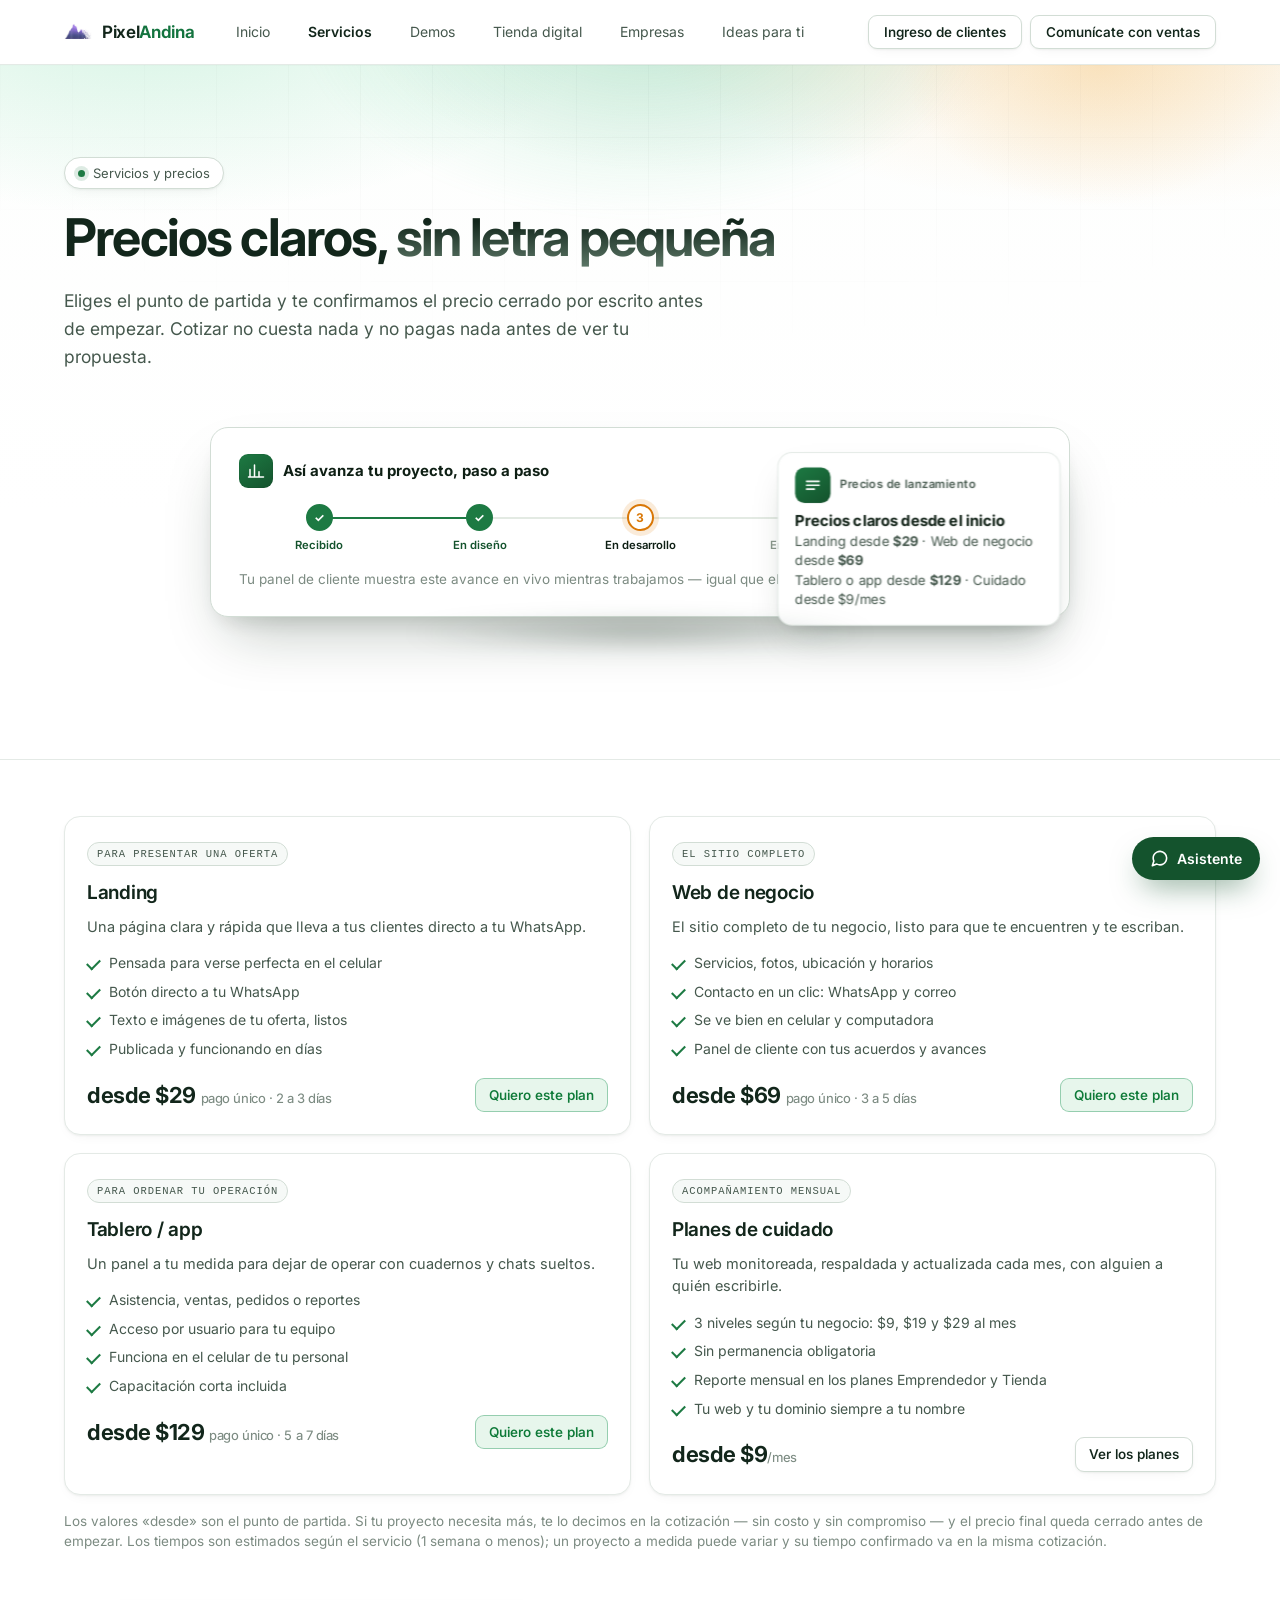
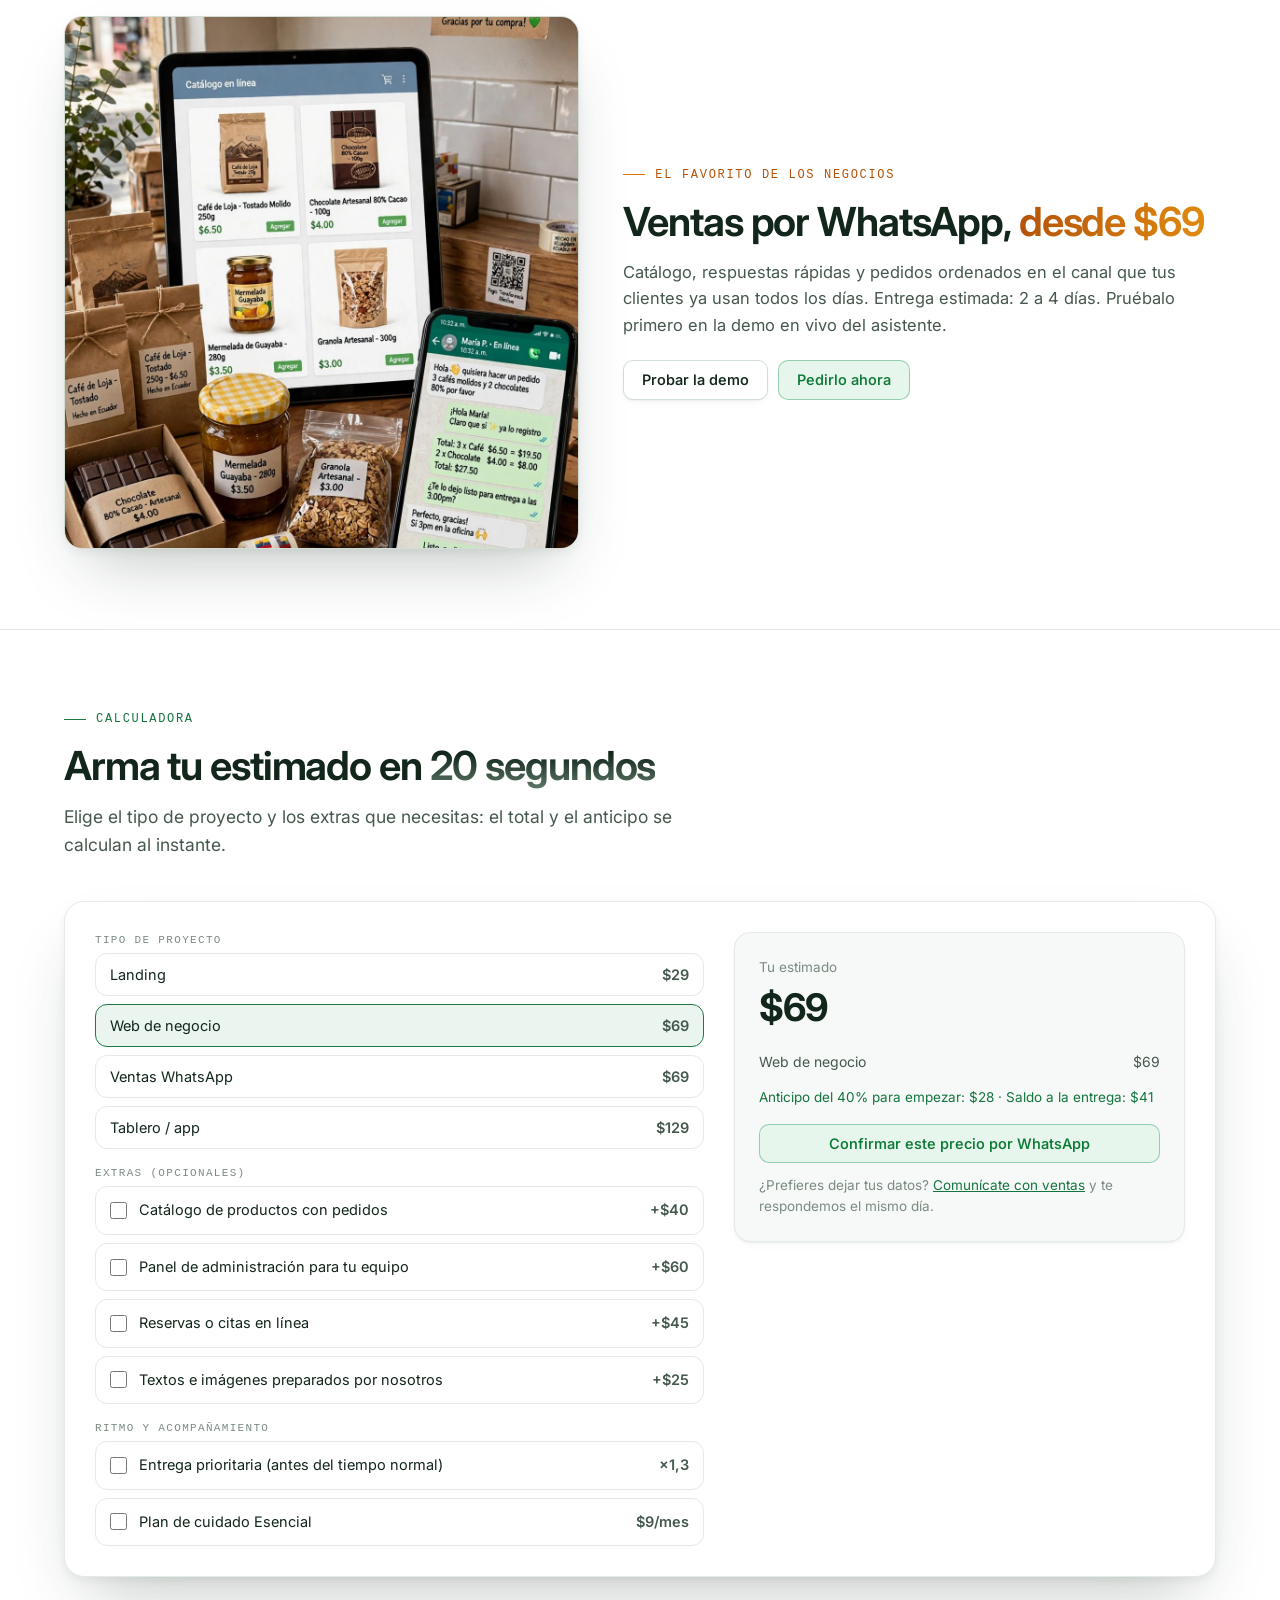
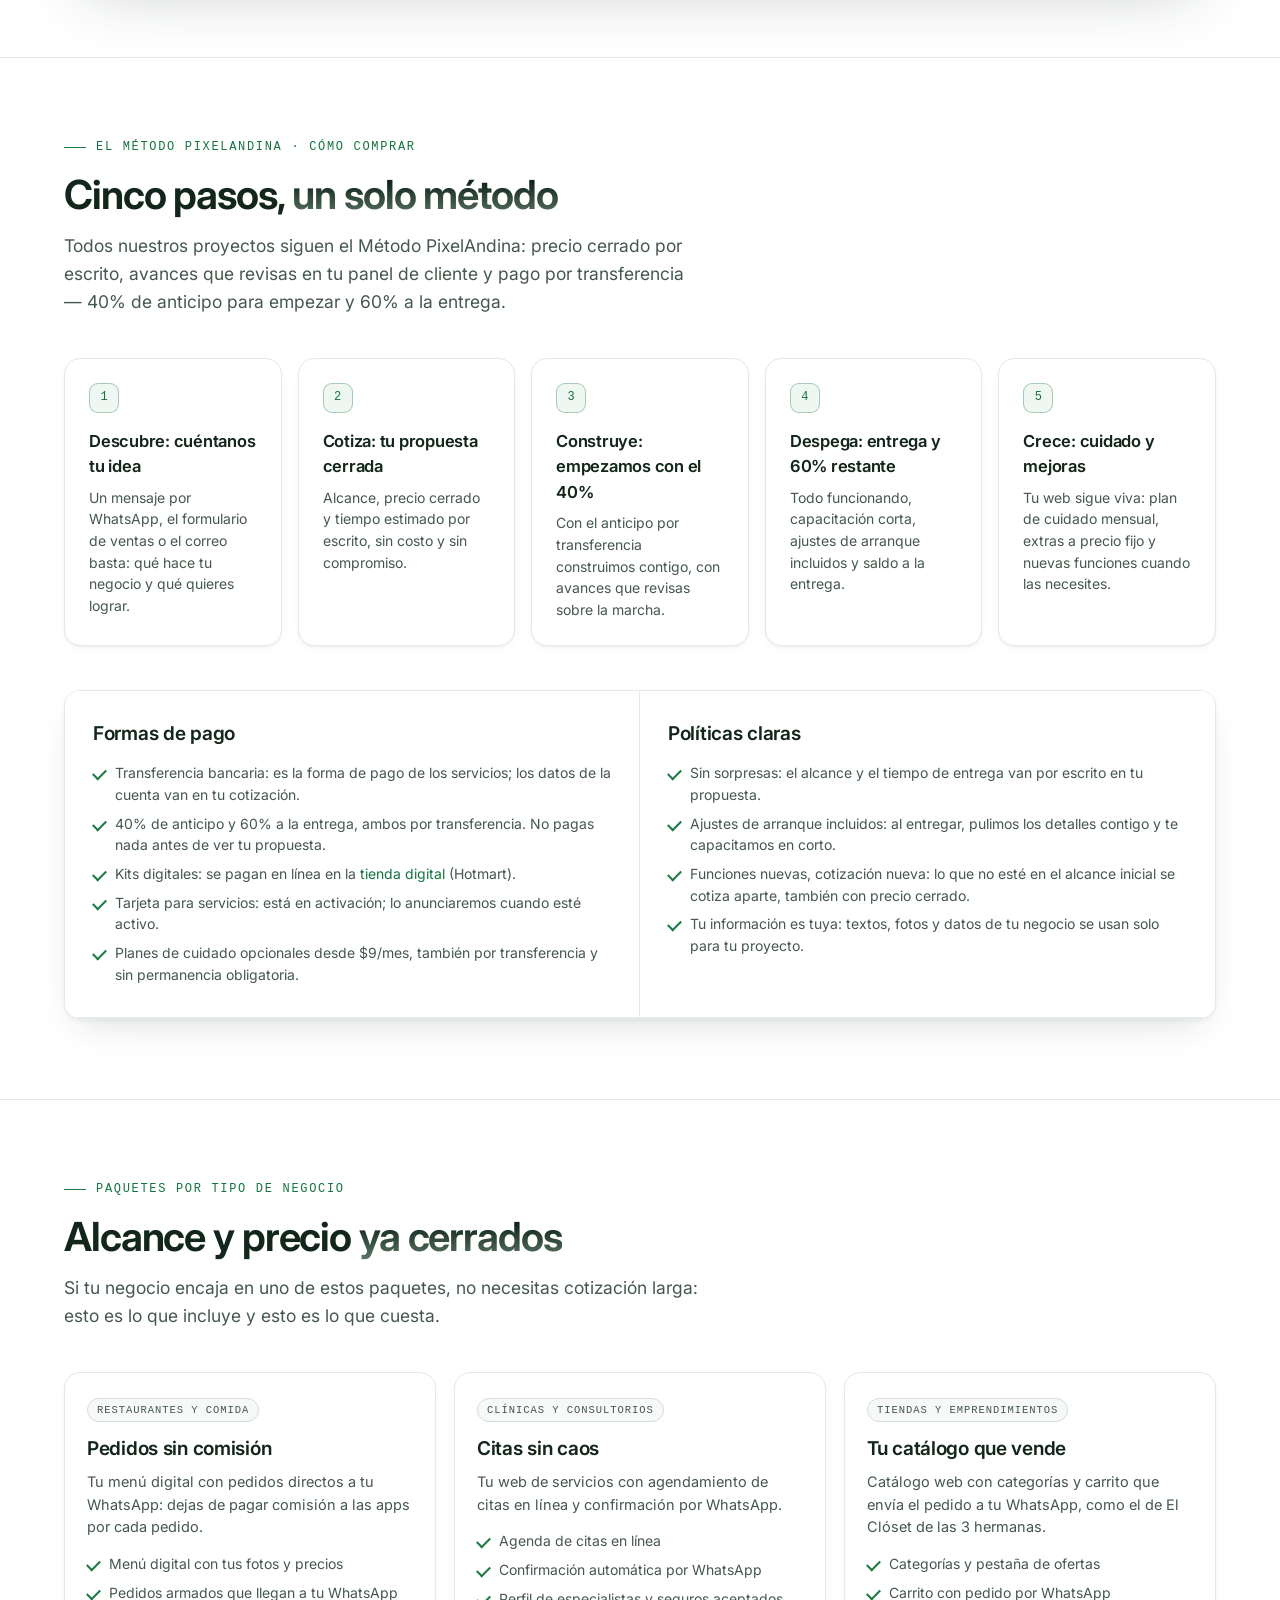
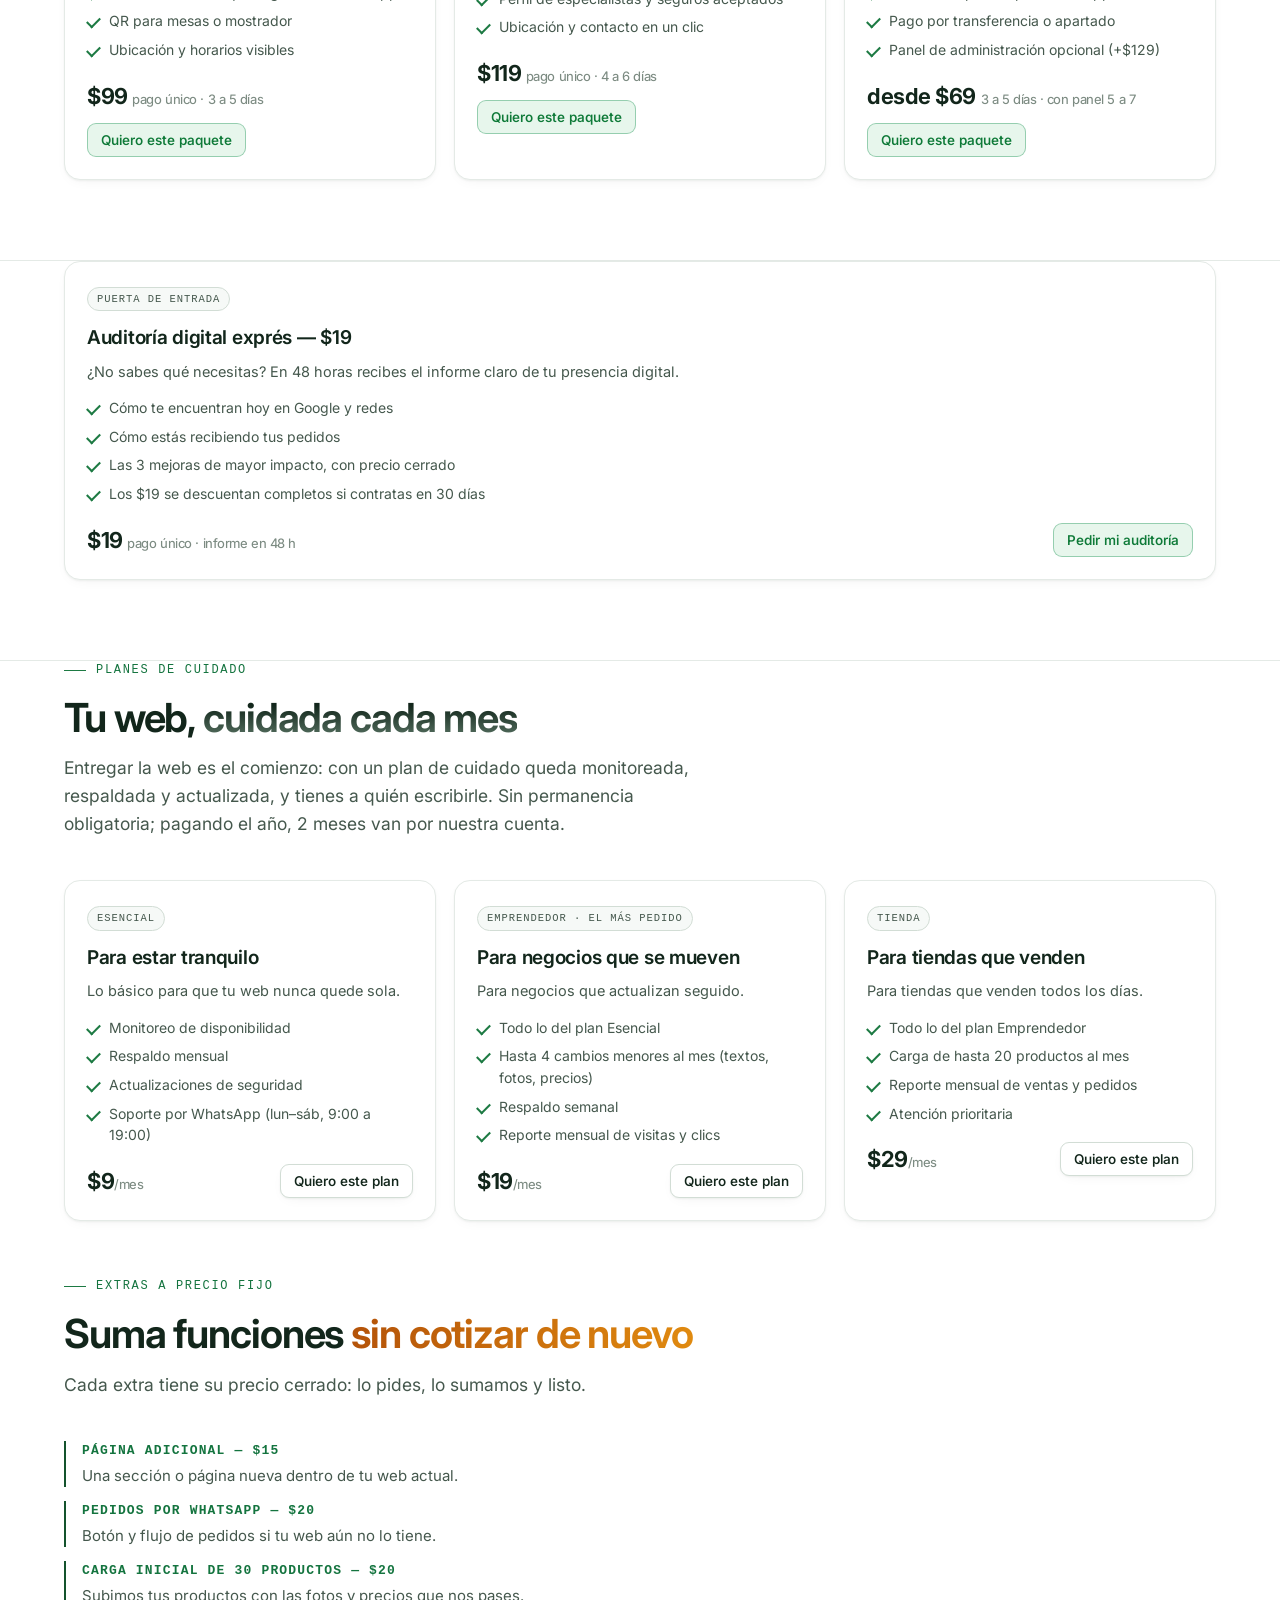
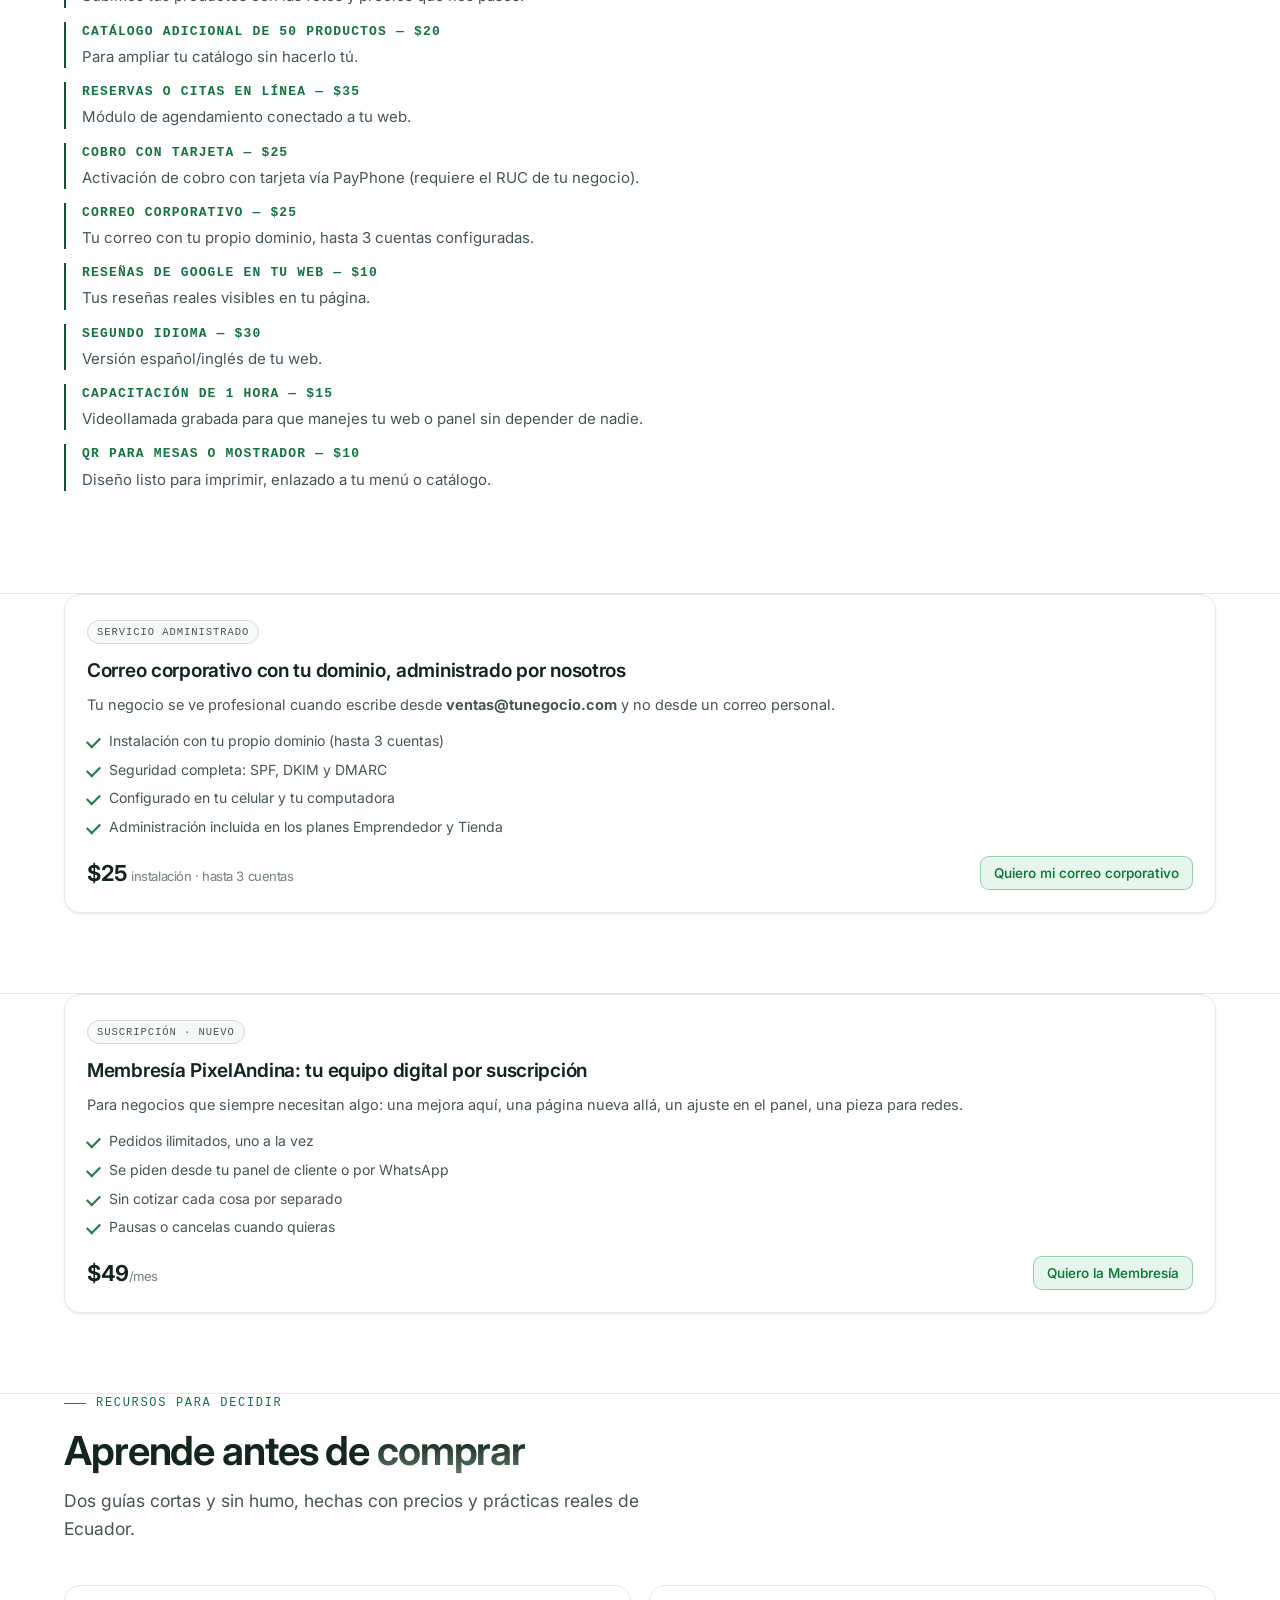
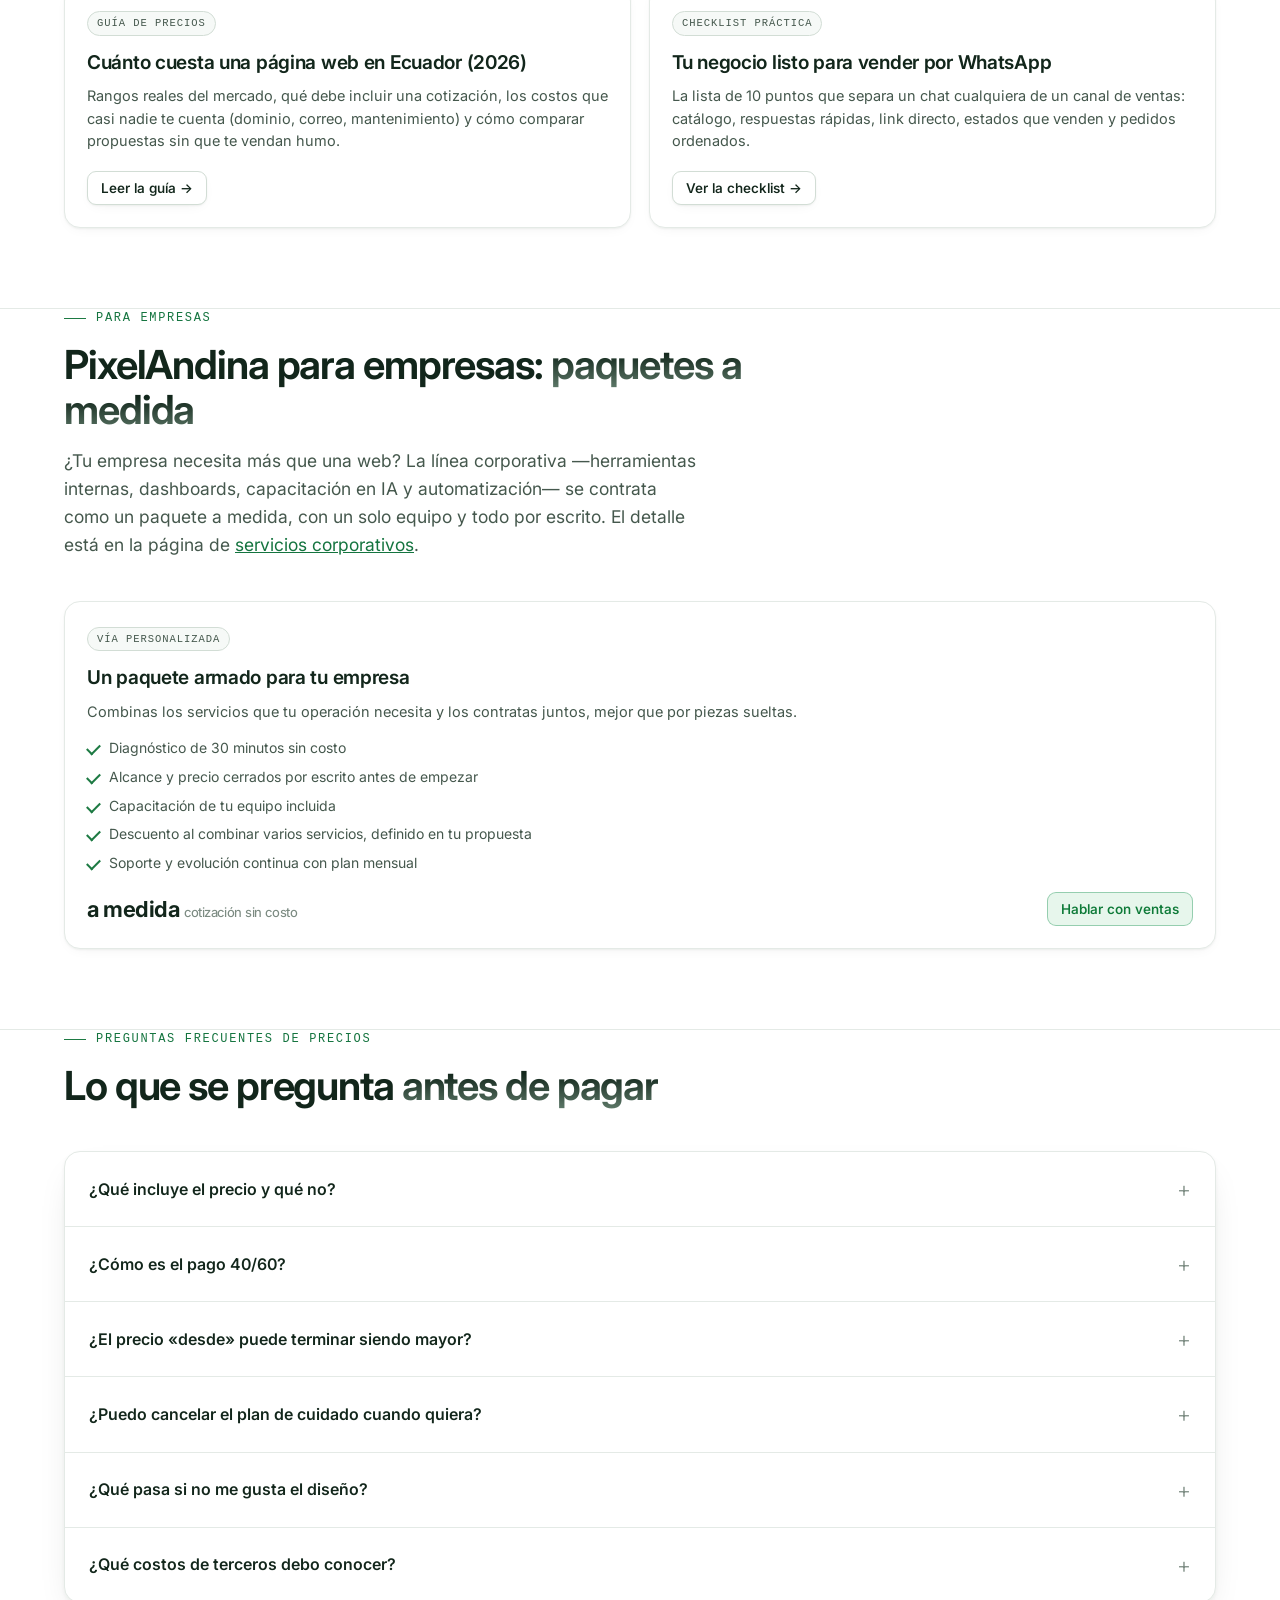
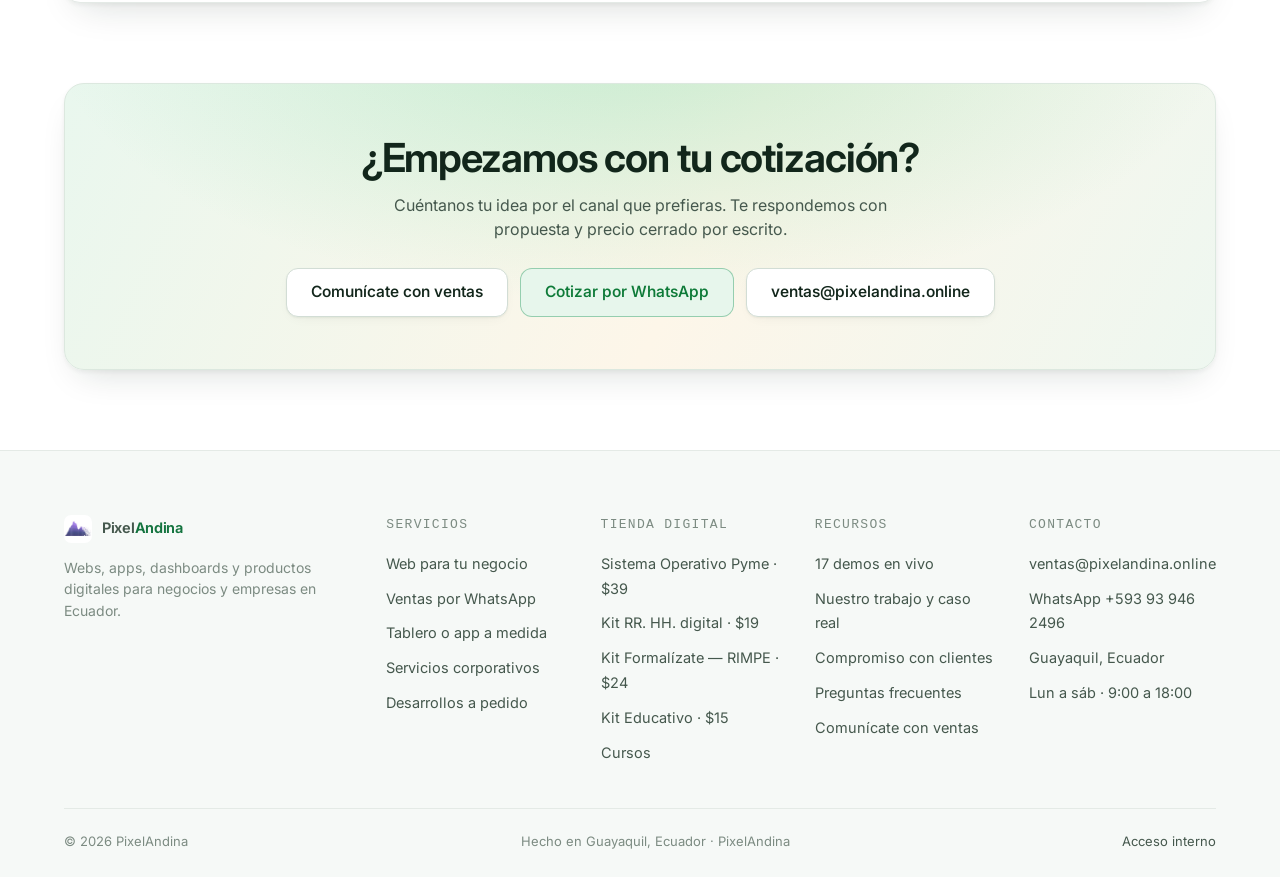
<file: servicios.html>
<!DOCTYPE html>
<html lang="es">
<head>
<meta charset="UTF-8">
<meta name="viewport" content="width=device-width, initial-scale=1.0">
<title>Servicios y precios — PixelAndina</title>
<meta name="description" content="Servicios y precios de PixelAndina sin letra pequeña: landing desde $29, web de negocio desde $69, tablero o app desde $129 y planes de cuidado desde $9/mes. Pago 40/60 por transferencia.">
<link rel="icon" type="image/png" href="assets/simbolo-dos-cumbres.png">
<link rel="preconnect" href="https://fonts.googleapis.com">
<link rel="preconnect" href="https://fonts.gstatic.com" crossorigin>
<link href="https://fonts.googleapis.com/css2?family=Inter:wght@400;500;600;700;800&display=swap" rel="stylesheet">
<link rel="stylesheet" href="assets/styles.css">
<link rel="stylesheet" href="assets/escena.css">
<script defer src="https://umami-pixelandina.vercel.app/script.js" data-website-id="78d59000-011a-4c44-9c90-a9eae71046f2"></script>
</head>
<body>

<header class="site-head">
  <div class="head-in">
    <a class="brand" href="index.html"><img src="assets/simbolo-dos-cumbres.webp" alt="Logo de PixelAndina"><span>Pixel<em>Andina</em></span></a>
    <button class="nav-toggle" type="button" aria-label="Abrir menú" aria-expanded="false" aria-controls="mainNav"><svg viewBox="0 0 24 24" fill="none" stroke="currentColor" stroke-width="2" stroke-linecap="round"><path d="M4 7h16M4 12h16M4 17h16"/></svg></button>
    <nav class="main-nav" id="mainNav" aria-label="Navegación principal">
      <a href="index.html">Inicio</a>
      <a href="servicios.html" class="on">Servicios</a>
      <a href="demos.html">Demos</a>
      <a href="tienda.html">Tienda digital</a>
      <a href="corporativo.html">Empresas</a>
      <a href="ideas.html">Ideas para ti</a>
      <a href="portafolio.html">Nuestro trabajo</a>
      <a href="clientes.html" class="solo-movil">Ingreso de clientes</a>
    </nav>
    <div class="head-cta"><a class="btn btn-ghost btn-sm" href="clientes.html">Ingreso de clientes</a><a class="btn btn-white btn-sm" href="ventas.html">Comunícate con ventas</a></div>
  </div>
</header>

<section class="hero" style="padding-bottom:64px">
  <div class="glow"></div><div class="gridbg"></div>
  <div class="wrap">
    <span class="pill"><span class="dot"></span> Servicios y precios</span>
    <h1 style="font-size:clamp(34px,4.6vw,52px)">Precios claros, <span class="grad">sin letra pequeña</span></h1>
    <p class="lead">Eliges el punto de partida y te confirmamos el precio cerrado por escrito antes de empezar. Cotizar no cuesta nada y no pagas nada antes de ver tu propuesta.</p>

    <!-- ===== Escena 3D: así avanza tu proyecto ===== -->
    <div class="esc-scene narrow">
      <div class="esc-halo"></div>
      <div class="esc-tilt">
        <div class="esc-panel">
          <div class="esc-p-head">
            <span class="esc-ic panel"><svg width="18" height="18" viewBox="0 0 24 24" fill="none" stroke="#fff" stroke-width="2" stroke-linecap="round"><path d="M4 20V10M10 20V4M16 20v-7M22 20H2"/></svg></span>
            <b>Así avanza tu proyecto, paso a paso</b>
          </div>
          <div class="esc-steps" data-esc-steps>
            <div class="esc-step"><span class="dotp">1</span><span>Recibido</span></div>
            <div class="esc-step"><span class="dotp">2</span><span>En diseño</span></div>
            <div class="esc-step"><span class="dotp">3</span><span>En desarrollo</span></div>
            <div class="esc-step"><span class="dotp">4</span><span>En revisión</span></div>
            <div class="esc-step"><span class="dotp">5</span><span>Entregado</span></div>
          </div>
          <p class="small" style="margin-top:16px">Tu panel de cliente muestra este avance en vivo mientras trabajamos — igual que el de nuestro primer proyecto entregado.</p>
        </div>

        <div class="esc-fcard pos-br float-c" aria-hidden="true">
          <div class="fc-head">
            <span class="esc-ic panel"><svg width="18" height="18" viewBox="0 0 24 24" fill="none" stroke="#fff" stroke-width="2" stroke-linecap="round"><path d="M4 7h16M4 12h16M4 17h10"/></svg></span>
            <span class="esc-app">Precios de lanzamiento</span>
          </div>
          <h4>Precios claros desde el inicio</h4>
          <p>Landing desde <b>$29</b> · Web de negocio desde <b>$69</b><br>Tablero o app desde <b>$129</b> · Cuidado desde $9/mes</p>
        </div>
      </div>
      <div class="esc-floor"></div>
    </div>
  </div>
</section>

<section class="sec" style="padding-top:56px">
  <div class="wrap">
    <div class="cards c2 rv">
      <article class="card">
        <div class="body">
          <span class="badge">Para presentar una oferta</span>
          <h3>Landing</h3>
          <p>Una página clara y rápida que lleva a tus clientes directo a tu WhatsApp.</p>
          <ul class="feat">
            <li>Pensada para verse perfecta en el celular</li>
            <li>Botón directo a tu WhatsApp</li>
            <li>Texto e imágenes de tu oferta, listos</li>
            <li>Publicada y funcionando en días</li>
          </ul>
          <div class="foot"><span class="price-big">desde $29 <small>pago único · 2 a 3 días</small></span><a class="btn btn-wa btn-sm" data-wa="Hola PixelAndina, quiero el plan Landing de $29 para mi negocio.">Quiero este plan</a></div>
        </div>
      </article>
      <article class="card">
        <div class="body">
          <span class="badge">El sitio completo</span>
          <h3>Web de negocio</h3>
          <p>El sitio completo de tu negocio, listo para que te encuentren y te escriban.</p>
          <ul class="feat">
            <li>Servicios, fotos, ubicación y horarios</li>
            <li>Contacto en un clic: WhatsApp y correo</li>
            <li>Se ve bien en celular y computadora</li>
            <li>Panel de cliente con tus acuerdos y avances</li>
          </ul>
          <div class="foot"><span class="price-big">desde $69 <small>pago único · 3 a 5 días</small></span><a class="btn btn-wa btn-sm" data-wa="Hola PixelAndina, quiero el plan Web de negocio de $69 para mi negocio.">Quiero este plan</a></div>
        </div>
      </article>
      <article class="card">
        <div class="body">
          <span class="badge">Para ordenar tu operación</span>
          <h3>Tablero / app</h3>
          <p>Un panel a tu medida para dejar de operar con cuadernos y chats sueltos.</p>
          <ul class="feat">
            <li>Asistencia, ventas, pedidos o reportes</li>
            <li>Acceso por usuario para tu equipo</li>
            <li>Funciona en el celular de tu personal</li>
            <li>Capacitación corta incluida</li>
          </ul>
          <div class="foot"><span class="price-big">desde $129 <small>pago único · 5 a 7 días</small></span><a class="btn btn-wa btn-sm" data-wa="Hola PixelAndina, quiero el plan Tablero/app de $129 para mi negocio.">Quiero este plan</a></div>
        </div>
      </article>
      <article class="card">
        <div class="body">
          <span class="badge">Acompañamiento mensual</span>
          <h3>Planes de cuidado</h3>
          <p>Tu web monitoreada, respaldada y actualizada cada mes, con alguien a quién escribirle.</p>
          <ul class="feat">
            <li>3 niveles según tu negocio: $9, $19 y $29 al mes</li>
            <li>Sin permanencia obligatoria</li>
            <li>Reporte mensual en los planes Emprendedor y Tienda</li>
            <li>Tu web y tu dominio siempre a tu nombre</li>
          </ul>
          <div class="foot"><span class="price-big">desde $9<small>/mes</small></span><a class="btn btn-ghost btn-sm" href="#cuidado">Ver los planes</a></div>
        </div>
      </article>
    </div>
    <p class="small" style="margin-top:16px">Los valores «desde» son el punto de partida. Si tu proyecto necesita más, te lo decimos en la cotización — sin costo y sin compromiso — y el precio final queda cerrado antes de empezar. Los tiempos son estimados según el servicio (1 semana o menos); un proyecto a medida puede variar y su tiempo confirmado va en la misma cotización.</p>

    <div class="case-grid rv" style="margin-top:64px">
      <div class="case-img" style="aspect-ratio:3/3.1"><img src="assets/img/wa.jpg" alt="Pieza promocional de ventas por WhatsApp de PixelAndina"></div>
      <div>
        <p class="eyebrow amber">El favorito de los negocios</p>
        <h2 style="margin-bottom:14px">Ventas por WhatsApp, <span class="grad-a">desde $69</span></h2>
        <p class="lead" style="font-size:16.5px">Catálogo, respuestas rápidas y pedidos ordenados en el canal que tus clientes ya usan todos los días. Entrega estimada: 2 a 4 días. Pruébalo primero en la demo en vivo del asistente.</p>
        <div style="display:flex;gap:10px;flex-wrap:wrap;margin-top:22px">
          <a class="btn btn-white" href="demos.html">Probar la demo</a>
          <a class="btn btn-wa" data-wa="Hola PixelAndina, quiero Ventas por WhatsApp para mi negocio.">Pedirlo ahora</a>
        </div>
      </div>
    </div>
  </div>
</section>

<section class="sec">
  <div class="wrap">
    <div class="sec-head rv">
      <p class="eyebrow">Calculadora</p>
      <h2>Arma tu estimado en <span class="grad">20 segundos</span></h2>
      <p class="lead">Elige el tipo de proyecto y los extras que necesitas: el total y el anticipo se calculan al instante.</p>
    </div>
    <div class="toolbox rv">
      <div class="tool-pane active" id="pane-calc">
        <div class="calc-grid" data-calc>
          <div>
            <p class="calc-group-t" style="margin-top:0">Tipo de proyecto</p>
            <div class="calc-opts">
              <button type="button" class="opt" data-base="29" data-name="Landing" aria-pressed="false">Landing <span class="v">$29</span></button>
              <button type="button" class="opt" data-base="69" data-name="Web de negocio" aria-pressed="true">Web de negocio <span class="v">$69</span></button>
              <button type="button" class="opt" data-base="69" data-name="Ventas por WhatsApp" aria-pressed="false">Ventas WhatsApp <span class="v">$69</span></button>
              <button type="button" class="opt" data-base="129" data-name="Tablero o app" aria-pressed="false">Tablero / app <span class="v">$129</span></button>
            </div>
            <p class="calc-group-t">Extras (opcionales)</p>
            <div class="calc-opts">
              <label class="opt"><input type="checkbox" data-extra="catalogo" data-price="40" data-name="Catálogo con pedidos"> Catálogo de productos con pedidos <span class="v">+$40</span></label>
              <label class="opt"><input type="checkbox" data-extra="panel" data-price="60" data-name="Panel de administración"> Panel de administración para tu equipo <span class="v">+$60</span></label>
              <label class="opt"><input type="checkbox" data-extra="reservas" data-price="45" data-name="Reservas o citas en línea"> Reservas o citas en línea <span class="v">+$45</span></label>
              <label class="opt"><input type="checkbox" data-extra="contenido" data-price="25" data-name="Textos e imágenes preparados por nosotros"> Textos e imágenes preparados por nosotros <span class="v">+$25</span></label>
            </div>
            <p class="calc-group-t">Ritmo y acompañamiento</p>
            <div class="calc-opts">
              <label class="opt"><input type="checkbox" data-urgent> Entrega prioritaria (antes del tiempo normal) <span class="v">×1,3</span></label>
              <label class="opt"><input type="checkbox" data-support> Plan de cuidado Esencial <span class="v">$9/mes</span></label>
            </div>
          </div>
          <div class="calc-out">
            <p class="small">Tu estimado</p>
            <p class="calc-amount">$69</p>
            <ul class="calc-list"></ul>
            <p class="calc-anticipo"></p>
            <a class="btn btn-wa calc-wa" href="#" target="_blank" rel="noopener" style="width:100%">Confirmar este precio por WhatsApp</a>
            <p class="small" style="margin-top:12px">¿Prefieres dejar tus datos? <a href="ventas.html" style="color:var(--green-xl);text-decoration:underline">Comunícate con ventas</a> y te respondemos el mismo día.</p>
          </div>
        </div>
      </div>
    </div>
  </div>
</section>

<section class="sec">
  <div class="wrap">
    <div class="sec-head rv">
      <p class="eyebrow">El Método PixelAndina · Cómo comprar</p>
      <h2>Cinco pasos, <span class="grad">un solo método</span></h2>
      <p class="lead">Todos nuestros proyectos siguen el Método PixelAndina: precio cerrado por escrito, avances que revisas en tu panel de cliente y pago por transferencia — 40% de anticipo para empezar y 60% a la entrega.</p>
    </div>
    <div class="steps c5 rv">
      <div class="step"><span class="n">1</span><h3>Descubre: cuéntanos tu idea</h3><p>Un mensaje por WhatsApp, el formulario de ventas o el correo basta: qué hace tu negocio y qué quieres lograr.</p></div>
      <div class="step"><span class="n">2</span><h3>Cotiza: tu propuesta cerrada</h3><p>Alcance, precio cerrado y tiempo estimado por escrito, sin costo y sin compromiso.</p></div>
      <div class="step"><span class="n">3</span><h3>Construye: empezamos con el 40%</h3><p>Con el anticipo por transferencia construimos contigo, con avances que revisas sobre la marcha.</p></div>
      <div class="step"><span class="n">4</span><h3>Despega: entrega y 60% restante</h3><p>Todo funcionando, capacitación corta, ajustes de arranque incluidos y saldo a la entrega.</p></div>
      <div class="step"><span class="n">5</span><h3>Crece: cuidado y mejoras</h3><p>Tu web sigue viva: plan de cuidado mensual, extras a precio fijo y nuevas funciones cuando las necesites.</p></div>
    </div>

    <div class="cells c2 rv" style="margin-top:44px">
      <div class="cell">
        <h3>Formas de pago</h3>
        <ul class="feat">
          <li>Transferencia bancaria: es la forma de pago de los servicios; los datos de la cuenta van en tu cotización.</li>
          <li>40% de anticipo y 60% a la entrega, ambos por transferencia. No pagas nada antes de ver tu propuesta.</li>
          <li>Kits digitales: se pagan en línea en la <a href="tienda.html" style="color:var(--green-xl)">tienda digital</a> (Hotmart).</li>
          <li>Tarjeta para servicios: está en activación; lo anunciaremos cuando esté activo.</li>
          <li>Planes de cuidado opcionales desde $9/mes, también por transferencia y sin permanencia obligatoria.</li>
        </ul>
      </div>
      <div class="cell">
        <h3>Políticas claras</h3>
        <ul class="feat">
          <li>Sin sorpresas: el alcance y el tiempo de entrega van por escrito en tu propuesta.</li>
          <li>Ajustes de arranque incluidos: al entregar, pulimos los detalles contigo y te capacitamos en corto.</li>
          <li>Funciones nuevas, cotización nueva: lo que no esté en el alcance inicial se cotiza aparte, también con precio cerrado.</li>
          <li>Tu información es tuya: textos, fotos y datos de tu negocio se usan solo para tu proyecto.</li>
        </ul>
      </div>
    </div>
  </div>
</section>

<section class="sec" id="paquetes">
  <div class="wrap">
    <div class="sec-head rv">
      <p class="eyebrow">Paquetes por tipo de negocio</p>
      <h2>Alcance y precio <span class="grad">ya cerrados</span></h2>
      <p class="lead">Si tu negocio encaja en uno de estos paquetes, no necesitas cotización larga: esto es lo que incluye y esto es lo que cuesta.</p>
    </div>
    <div class="cards c3 rv">
      <article class="card">
        <div class="body">
          <span class="badge">Restaurantes y comida</span>
          <h3>Pedidos sin comisión</h3>
          <p>Tu menú digital con pedidos directos a tu WhatsApp: dejas de pagar comisión a las apps por cada pedido.</p>
          <ul class="feat">
            <li>Menú digital con tus fotos y precios</li>
            <li>Pedidos armados que llegan a tu WhatsApp</li>
            <li>QR para mesas o mostrador</li>
            <li>Ubicación y horarios visibles</li>
          </ul>
          <div class="foot"><span class="price-big">$99 <small>pago único · 3 a 5 días</small></span><a class="btn btn-wa btn-sm" data-wa="Hola PixelAndina, quiero el paquete Restaurantes de $99 (pedidos por WhatsApp sin comisión).">Quiero este paquete</a></div>
        </div>
      </article>
      <article class="card">
        <div class="body">
          <span class="badge">Clínicas y consultorios</span>
          <h3>Citas sin caos</h3>
          <p>Tu web de servicios con agendamiento de citas en línea y confirmación por WhatsApp.</p>
          <ul class="feat">
            <li>Agenda de citas en línea</li>
            <li>Confirmación automática por WhatsApp</li>
            <li>Perfil de especialistas y seguros aceptados</li>
            <li>Ubicación y contacto en un clic</li>
          </ul>
          <div class="foot"><span class="price-big">$119 <small>pago único · 4 a 6 días</small></span><a class="btn btn-wa btn-sm" data-wa="Hola PixelAndina, quiero el paquete Clínicas de $119 (web con agendamiento de citas).">Quiero este paquete</a></div>
        </div>
      </article>
      <article class="card">
        <div class="body">
          <span class="badge">Tiendas y emprendimientos</span>
          <h3>Tu catálogo que vende</h3>
          <p>Catálogo web con categorías y carrito que envía el pedido a tu WhatsApp, como el de El Clóset de las 3 hermanas.</p>
          <ul class="feat">
            <li>Categorías y pestaña de ofertas</li>
            <li>Carrito con pedido por WhatsApp</li>
            <li>Pago por transferencia o apartado</li>
            <li>Panel de administración opcional (+$129)</li>
          </ul>
          <div class="foot"><span class="price-big">desde $69 <small>3 a 5 días · con panel 5 a 7</small></span><a class="btn btn-wa btn-sm" data-wa="Hola PixelAndina, quiero el paquete Tiendas (catálogo con pedidos por WhatsApp) desde $69.">Quiero este paquete</a></div>
        </div>
      </article>
    </div>
  </div>
</section>

<section class="sec" style="padding-top:0">
  <div class="wrap">
    <div class="cards rv">
      <article class="card">
        <div class="body">
          <span class="badge">Puerta de entrada</span>
          <h3>Auditoría digital exprés — $19</h3>
          <p>¿No sabes qué necesitas? En 48 horas recibes el informe claro de tu presencia digital.</p>
          <ul class="feat">
            <li>Cómo te encuentran hoy en Google y redes</li>
            <li>Cómo estás recibiendo tus pedidos</li>
            <li>Las 3 mejoras de mayor impacto, con precio cerrado</li>
            <li>Los $19 se descuentan completos si contratas en 30 días</li>
          </ul>
          <div class="foot"><span class="price-big">$19 <small>pago único · informe en 48 h</small></span><a class="btn btn-wa btn-sm" data-wa="Hola PixelAndina, quiero la Auditoría digital exprés de $19 para mi negocio.">Pedir mi auditoría</a></div>
        </div>
      </article>
    </div>
  </div>
</section>

<section class="sec" id="cuidado" style="padding-top:0">
  <div class="wrap">
    <div class="sec-head rv">
      <p class="eyebrow">Planes de cuidado</p>
      <h2>Tu web, <span class="grad">cuidada cada mes</span></h2>
      <p class="lead">Entregar la web es el comienzo: con un plan de cuidado queda monitoreada, respaldada y actualizada, y tienes a quién escribirle. Sin permanencia obligatoria; pagando el año, 2 meses van por nuestra cuenta.</p>
    </div>
    <div class="cards c3 rv">
      <article class="card">
        <div class="body">
          <span class="badge">Esencial</span>
          <h3>Para estar tranquilo</h3>
          <p>Lo básico para que tu web nunca quede sola.</p>
          <ul class="feat">
            <li>Monitoreo de disponibilidad</li>
            <li>Respaldo mensual</li>
            <li>Actualizaciones de seguridad</li>
            <li>Soporte por WhatsApp (lun–sáb, 9:00 a 19:00)</li>
          </ul>
          <div class="foot"><span class="price-big">$9<small>/mes</small></span><a class="btn btn-ghost btn-sm" data-wa="Hola PixelAndina, quiero el plan de cuidado Esencial de $9/mes.">Quiero este plan</a></div>
        </div>
      </article>
      <article class="card">
        <div class="body">
          <span class="badge">Emprendedor · el más pedido</span>
          <h3>Para negocios que se mueven</h3>
          <p>Para negocios que actualizan seguido.</p>
          <ul class="feat">
            <li>Todo lo del plan Esencial</li>
            <li>Hasta 4 cambios menores al mes (textos, fotos, precios)</li>
            <li>Respaldo semanal</li>
            <li>Reporte mensual de visitas y clics</li>
          </ul>
          <div class="foot"><span class="price-big">$19<small>/mes</small></span><a class="btn btn-ghost btn-sm" data-wa="Hola PixelAndina, quiero el plan de cuidado Emprendedor de $19/mes.">Quiero este plan</a></div>
        </div>
      </article>
      <article class="card">
        <div class="body">
          <span class="badge">Tienda</span>
          <h3>Para tiendas que venden</h3>
          <p>Para tiendas que venden todos los días.</p>
          <ul class="feat">
            <li>Todo lo del plan Emprendedor</li>
            <li>Carga de hasta 20 productos al mes</li>
            <li>Reporte mensual de ventas y pedidos</li>
            <li>Atención prioritaria</li>
          </ul>
          <div class="foot"><span class="price-big">$29<small>/mes</small></span><a class="btn btn-ghost btn-sm" data-wa="Hola PixelAndina, quiero el plan de cuidado Tienda de $29/mes.">Quiero este plan</a></div>
        </div>
      </article>
    </div>
    <div class="sec-head rv" style="margin-top:56px">
      <p class="eyebrow">Extras a precio fijo</p>
      <h2>Suma funciones <span class="grad-a">sin cotizar de nuevo</span></h2>
      <p class="lead">Cada extra tiene su precio cerrado: lo pides, lo sumamos y listo.</p>
    </div>
    <div class="kv rv">
      <div><b>Página adicional — $15</b><p>Una sección o página nueva dentro de tu web actual.</p></div>
      <div><b>Pedidos por WhatsApp — $20</b><p>Botón y flujo de pedidos si tu web aún no lo tiene.</p></div>
      <div><b>Carga inicial de 30 productos — $20</b><p>Subimos tus productos con las fotos y precios que nos pases.</p></div>
      <div><b>Catálogo adicional de 50 productos — $20</b><p>Para ampliar tu catálogo sin hacerlo tú.</p></div>
      <div><b>Reservas o citas en línea — $35</b><p>Módulo de agendamiento conectado a tu web.</p></div>
      <div><b>Cobro con tarjeta — $25</b><p>Activación de cobro con tarjeta vía PayPhone (requiere el RUC de tu negocio).</p></div>
      <div><b>Correo corporativo — $25</b><p>Tu correo con tu propio dominio, hasta 3 cuentas configuradas.</p></div>
      <div><b>Reseñas de Google en tu web — $10</b><p>Tus reseñas reales visibles en tu página.</p></div>
      <div><b>Segundo idioma — $30</b><p>Versión español/inglés de tu web.</p></div>
      <div><b>Capacitación de 1 hora — $15</b><p>Videollamada grabada para que manejes tu web o panel sin depender de nadie.</p></div>
      <div><b>QR para mesas o mostrador — $10</b><p>Diseño listo para imprimir, enlazado a tu menú o catálogo.</p></div>
    </div>
  </div>
</section>

<section class="sec" id="correo" style="padding-top:0">
  <div class="wrap">
    <div class="cards rv">
      <article class="card">
        <div class="body">
          <span class="badge">Servicio administrado</span>
          <h3>Correo corporativo con tu dominio, administrado por nosotros</h3>
          <p>Tu negocio se ve profesional cuando escribe desde <b>ventas@tunegocio.com</b> y no desde un correo personal.</p>
          <ul class="feat">
            <li>Instalación con tu propio dominio (hasta 3 cuentas)</li>
            <li>Seguridad completa: SPF, DKIM y DMARC</li>
            <li>Configurado en tu celular y tu computadora</li>
            <li>Administración incluida en los planes Emprendedor y Tienda</li>
          </ul>
          <div class="foot"><span class="price-big">$25 <small>instalación · hasta 3 cuentas</small></span><a class="btn btn-wa btn-sm" data-wa="Hola PixelAndina, quiero el correo corporativo con mi dominio (instalación $25).">Quiero mi correo corporativo</a></div>
        </div>
      </article>
    </div>
  </div>
</section>

<section class="sec" id="membresia" style="padding-top:0">
  <div class="wrap">
    <div class="cards rv">
      <article class="card">
        <div class="body">
          <span class="badge">Suscripción · nuevo</span>
          <h3>Membresía PixelAndina: tu equipo digital por suscripción</h3>
          <p>Para negocios que siempre necesitan algo: una mejora aquí, una página nueva allá, un ajuste en el panel, una pieza para redes.</p>
          <ul class="feat">
            <li>Pedidos ilimitados, uno a la vez</li>
            <li>Se piden desde tu panel de cliente o por WhatsApp</li>
            <li>Sin cotizar cada cosa por separado</li>
            <li>Pausas o cancelas cuando quieras</li>
          </ul>
          <div class="foot"><span class="price-big">$49<small>/mes</small></span><a class="btn btn-wa btn-sm" data-wa="Hola PixelAndina, quiero información de la Membresía PixelAndina de $49/mes.">Quiero la Membresía</a></div>
        </div>
      </article>
    </div>
  </div>
</section>

<section class="sec" id="recursos" style="padding-top:0">
  <div class="wrap">
    <div class="sec-head rv">
      <p class="eyebrow">Recursos para decidir</p>
      <h2>Aprende antes de <span class="grad">comprar</span></h2>
      <p class="lead">Dos guías cortas y sin humo, hechas con precios y prácticas reales de Ecuador.</p>
    </div>
    <div class="cards c2 rv">
      <article class="card">
        <div class="body">
          <span class="badge">Guía de precios</span>
          <h3>Cuánto cuesta una página web en Ecuador (2026)</h3>
          <p>Rangos reales del mercado, qué debe incluir una cotización, los costos que casi nadie te cuenta (dominio, correo, mantenimiento) y cómo comparar propuestas sin que te vendan humo.</p>
          <div class="foot"><a class="btn btn-ghost btn-sm" href="guia-precios-web-ecuador.html">Leer la guía →</a></div>
        </div>
      </article>
      <article class="card">
        <div class="body">
          <span class="badge">Checklist práctica</span>
          <h3>Tu negocio listo para vender por WhatsApp</h3>
          <p>La lista de 10 puntos que separa un chat cualquiera de un canal de ventas: catálogo, respuestas rápidas, link directo, estados que venden y pedidos ordenados.</p>
          <div class="foot"><a class="btn btn-ghost btn-sm" href="guia-vender-por-whatsapp.html">Ver la checklist →</a></div>
        </div>
      </article>
    </div>
  </div>
</section>

<section class="sec" id="empresas" style="padding-top:0">
  <div class="wrap">
    <div class="sec-head rv">
      <p class="eyebrow">Para empresas</p>
      <h2>PixelAndina para empresas: <span class="grad">paquetes a medida</span></h2>
      <p class="lead">¿Tu empresa necesita más que una web? La línea corporativa —herramientas internas, dashboards, capacitación en IA y automatización— se contrata como un paquete a medida, con un solo equipo y todo por escrito. El detalle está en la página de <a href="corporativo.html" style="color:var(--green-xl);text-decoration:underline">servicios corporativos</a>.</p>
    </div>
    <div class="cards rv">
      <article class="card">
        <div class="body">
          <span class="badge">Vía personalizada</span>
          <h3>Un paquete armado para tu empresa</h3>
          <p>Combinas los servicios que tu operación necesita y los contratas juntos, mejor que por piezas sueltas.</p>
          <ul class="feat">
            <li>Diagnóstico de 30 minutos sin costo</li>
            <li>Alcance y precio cerrados por escrito antes de empezar</li>
            <li>Capacitación de tu equipo incluida</li>
            <li>Descuento al combinar varios servicios, definido en tu propuesta</li>
            <li>Soporte y evolución continua con plan mensual</li>
          </ul>
          <div class="foot"><span class="price-big">a medida <small>cotización sin costo</small></span><a class="btn btn-wa btn-sm" data-wa="Hola PixelAndina, quiero información de PixelAndina para empresas (paquetes a medida).">Hablar con ventas</a></div>
        </div>
      </article>
    </div>
  </div>
</section>

<section class="sec" id="faq-precios" style="padding-top:0">
  <div class="wrap">
    <div class="sec-head rv">
      <p class="eyebrow">Preguntas frecuentes de precios</p>
      <h2>Lo que se pregunta <span class="grad">antes de pagar</span></h2>
    </div>
    <div class="faq rv">
      <details><summary>¿Qué incluye el precio y qué no?</summary><p>Incluye todo lo que queda escrito en tu propuesta: diseño, construcción, publicación y la capacitación corta de arranque. No incluye el dominio (queda a tu nombre y se renueva cada año), las comisiones de terceros ni funciones fuera del alcance: esas se cotizan aparte, con precio cerrado, antes de hacerlas. Sin sorpresas a mitad de camino.</p></details>
      <details><summary>¿Cómo es el pago 40/60?</summary><p>Pagos por transferencia bancaria: 40% de anticipo para empezar y 60% contra entrega, cuando todo está funcionando y ya lo revisaste. No pagas nada antes de recibir tu propuesta con el precio cerrado.</p></details>
      <details><summary>¿El precio «desde» puede terminar siendo mayor?</summary><p>El «desde» es el punto de partida del alcance base de cada servicio. Si tu proyecto necesita más, lo sabes en la cotización —que no cuesta nada— y el precio final queda cerrado por escrito antes de empezar. Nunca sube durante el trabajo.</p></details>
      <details><summary>¿Puedo cancelar el plan de cuidado cuando quiera?</summary><p>Sí: sin permanencia ni penalidad. Avisas y no se cobra el mes siguiente. Tu web, tu dominio y tus datos siguen siendo tuyos, siempre.</p></details>
      <details><summary>¿Qué pasa si no me gusta el diseño?</summary><p>Trabajamos con avances revisables dentro de tu panel de cliente: ves el diseño sobre la marcha y los ajustes de arranque están incluidos. Si en la primera revisión el rumbo no te convence, lo corregimos antes de seguir construyendo.</p></details>
      <details><summary>¿Qué costos de terceros debo conocer?</summary><p>Con la misma transparencia de esta página: tu dominio se renueva cada año (el valor depende de la terminación; una referencia real es $28.84/año) y, si decides cobrar con tarjeta, la pasarela PayPhone cobra su comisión por transacción (5% + IVA). PixelAndina no gana nada de esos valores: van directo al proveedor.</p></details>
    </div>
  </div>
</section>

<section class="sec" style="border-top:none;padding-top:0">
  <div class="wrap">
    <div class="cta-band rv">
      <h2>¿Empezamos con tu cotización?</h2>
      <p>Cuéntanos tu idea por el canal que prefieras. Te respondemos con propuesta y precio cerrado por escrito.</p>
      <div class="row">
        <a class="btn btn-white btn-lg" href="ventas.html">Comunícate con ventas</a>
        <a class="btn btn-wa btn-lg" data-wa="Hola PixelAndina, quiero cotizar un servicio para mi negocio.">Cotizar por WhatsApp</a>
        <a class="btn btn-ghost btn-lg" href="mailto:ventas@pixelandina.online">ventas@pixelandina.online</a>
      </div>
    </div>
  </div>
</section>

<footer>
  <div class="wrap">
    <div class="foot-grid">
      <div class="foot-brand">
        <a class="brand" href="index.html"><img src="assets/simbolo-dos-cumbres.webp" alt="Logo de PixelAndina"><span>Pixel<em>Andina</em></span></a>
        <p>Webs, apps, dashboards y productos digitales para negocios y empresas en Ecuador.</p>
      </div>
      <div><h4>Servicios</h4><ul>
        <li><a href="servicios.html">Web para tu negocio</a></li>
        <li><a href="servicios.html">Ventas por WhatsApp</a></li>
        <li><a href="servicios.html">Tablero o app a medida</a></li>
        <li><a href="corporativo.html">Servicios corporativos</a></li>
        <li><a href="ideas.html">Desarrollos a pedido</a></li>
      </ul></div>
      <div><h4>Tienda digital</h4><ul>
        <li><a href="tienda.html">Sistema Operativo Pyme · $39</a></li>
        <li><a href="tienda.html">Kit RR. HH. digital · $19</a></li>
        <li><a href="tienda.html">Kit Formalízate — RIMPE · $24</a></li>
        <li><a href="tienda.html">Kit Educativo · $15</a></li>
        <li><a href="tienda.html">Cursos</a></li>
      </ul></div>
      <div><h4>Recursos</h4><ul>
        <li><a href="demos.html">17 demos en vivo</a></li>
        <li><a href="portafolio.html">Nuestro trabajo y caso real</a></li>
        <li><a href="clientes.html">Compromiso con clientes</a></li>
        <li><a href="index.html#faq">Preguntas frecuentes</a></li>
        <li><a href="ventas.html">Comunícate con ventas</a></li>
      </ul></div>
      <div><h4>Contacto</h4><ul>
        <li><a href="mailto:ventas@pixelandina.online">ventas@pixelandina.online</a></li>
        <li><a data-umami-event="clic-whatsapp" href="https://wa.me/593939462496" target="_blank" rel="noopener">WhatsApp +593 93 946 2496</a></li>
        <li><a href="ventas.html">Guayaquil, Ecuador</a></li>
        <li><a href="ventas.html">Lun a sáb · 9:00 a 18:00</a></li>
      </ul></div>
    </div>
    <div class="foot-bottom">
      <span>© 2026 PixelAndina</span>
      <span>Hecho en Guayaquil, Ecuador · PixelAndina</span>
      <span><a href="acceso-interno.html">Acceso interno</a></span>
    </div>
  </div>
</footer>


<button class="chat-btn" id="chatBtn" aria-expanded="false" aria-controls="chatPanel"><svg viewBox="0 0 24 24" fill="none" stroke="currentColor" stroke-width="2" stroke-linecap="round" stroke-linejoin="round"><path d="M21 11.5a8.38 8.38 0 0 1-.9 3.8 8.5 8.5 0 0 1-7.6 4.7 8.38 8.38 0 0 1-3.8-.9L3 21l1.9-5.7a8.38 8.38 0 0 1-.9-3.8 8.5 8.5 0 0 1 4.7-7.6 8.38 8.38 0 0 1 3.8-.9h.5a8.48 8.48 0 0 1 8 8v.5z"/></svg>Asistente</button>
<div class="chat-panel" id="chatPanel" role="dialog" aria-label="Asistente de PixelAndina">
  <div class="chat-head"><div><b>Asistente de PixelAndina</b><span>Respuestas automáticas y guiadas · no es una persona ni una IA en vivo</span></div><button class="chat-close" id="chatClose" aria-label="Cerrar asistente">✕</button></div>
  <div class="chat-msgs" id="chatMsgs"></div>
  <div class="chat-chips" id="chatChips"></div>
  <form class="chat-form" id="chatForm"><input id="chatInput" type="text" placeholder="Escribe tu duda…" autocomplete="off" aria-label="Escribe tu duda"><button type="submit">Enviar</button></form>
</div>

<script src="assets/app.js"></script>
<script src="assets/chat.js"></script>
<script src="assets/escena.js"></script>
</body>
</html>
</file>
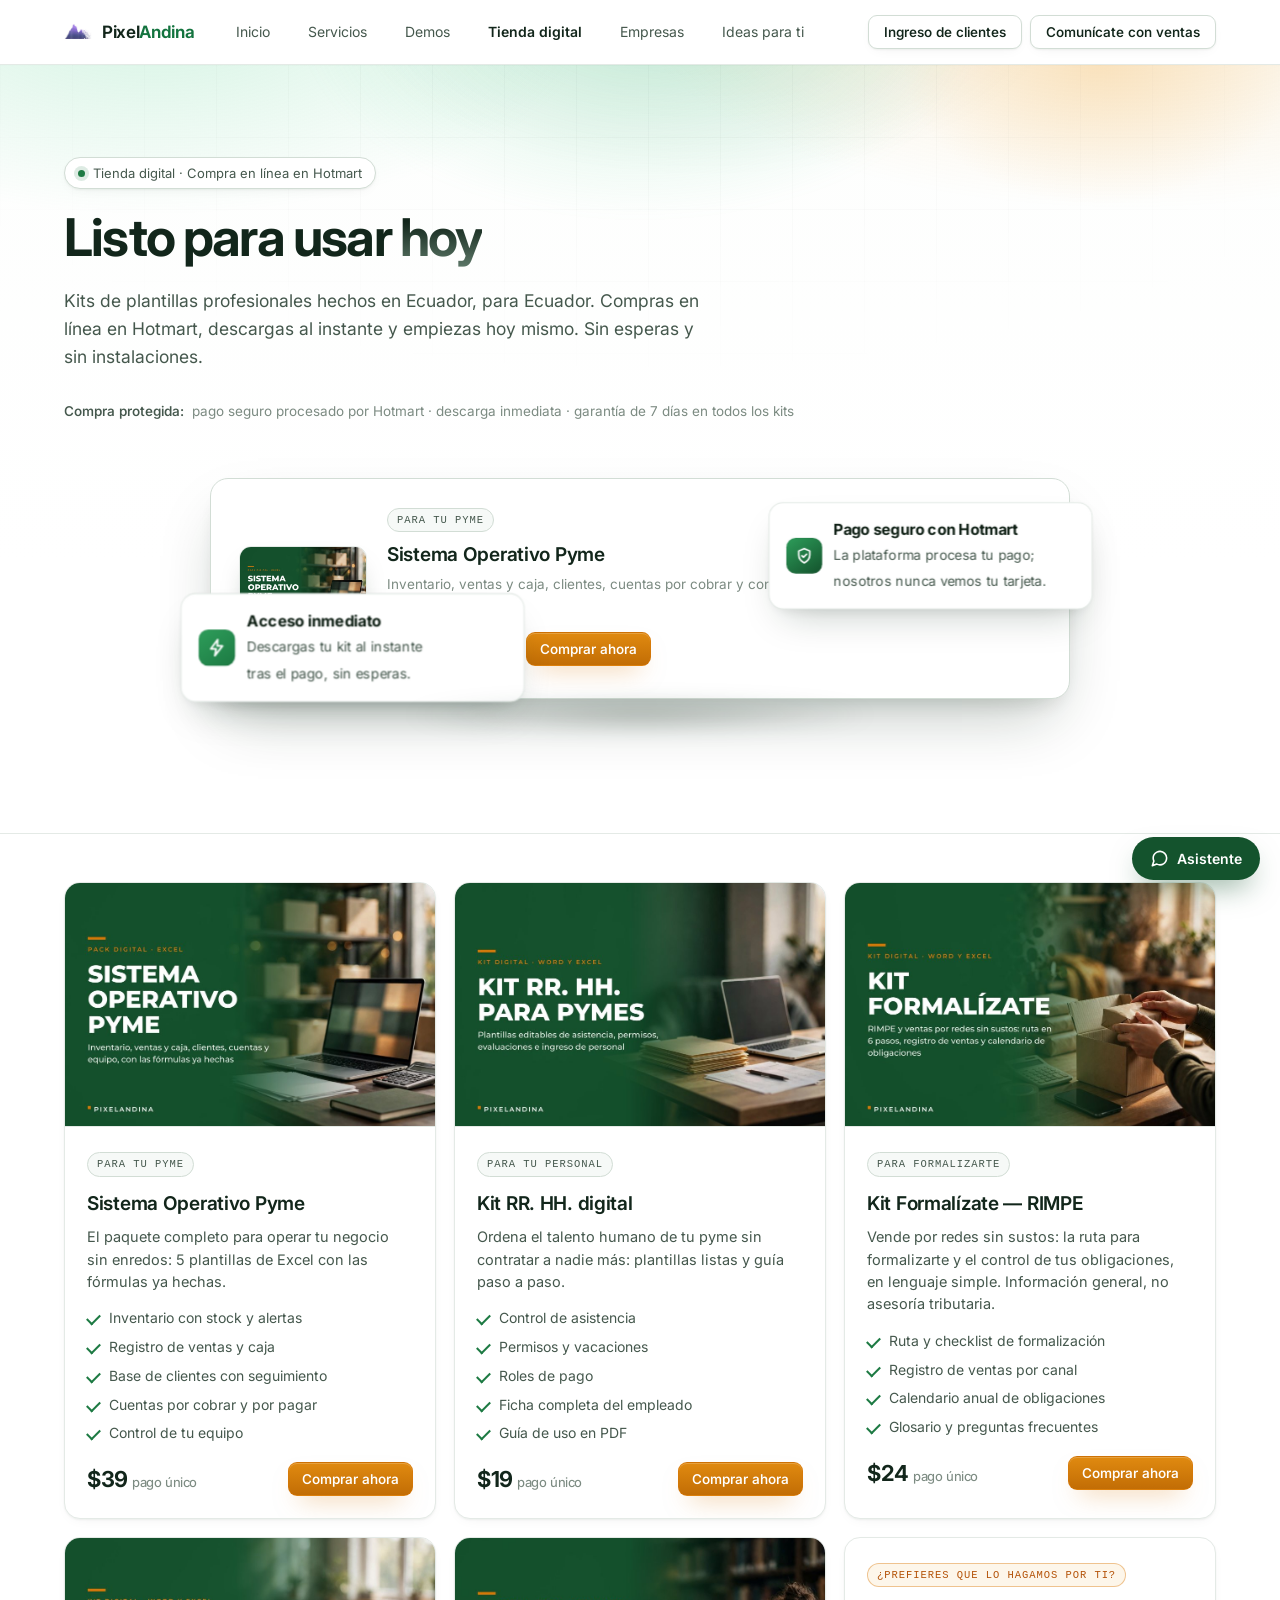
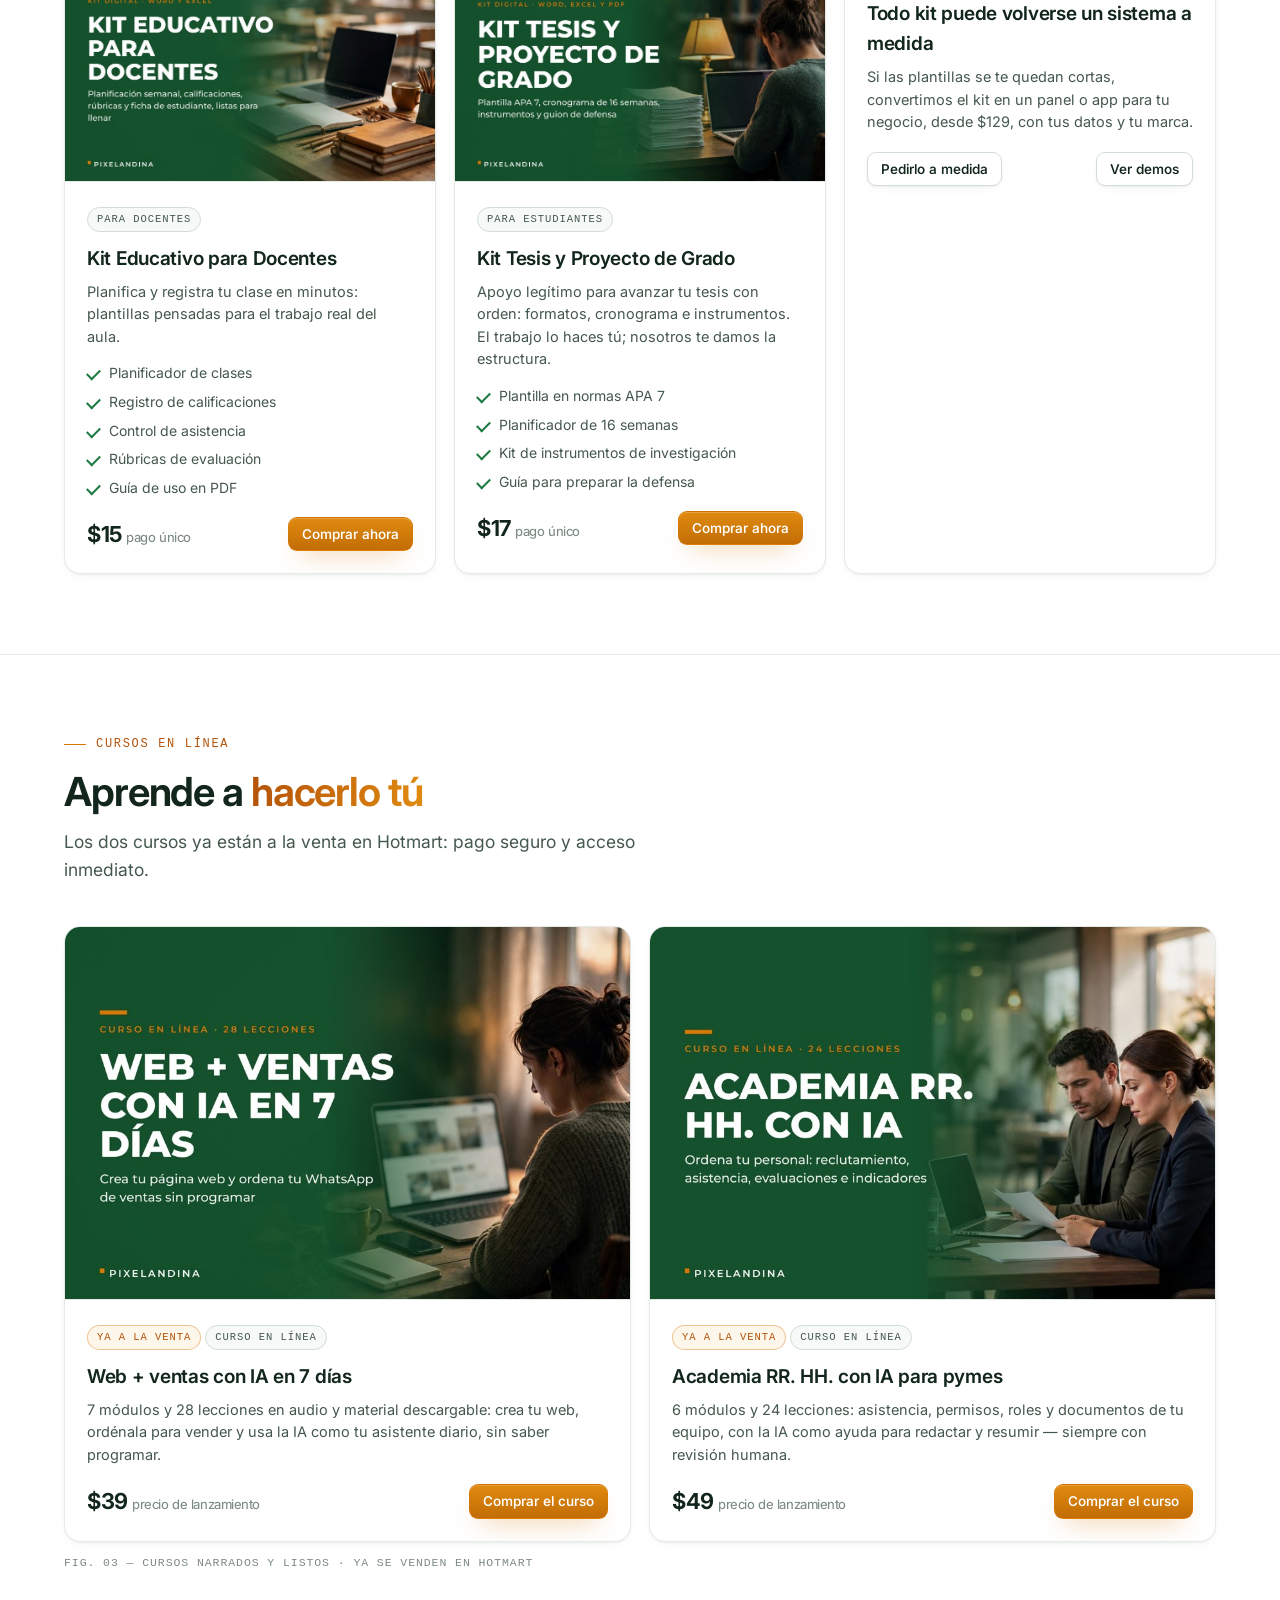
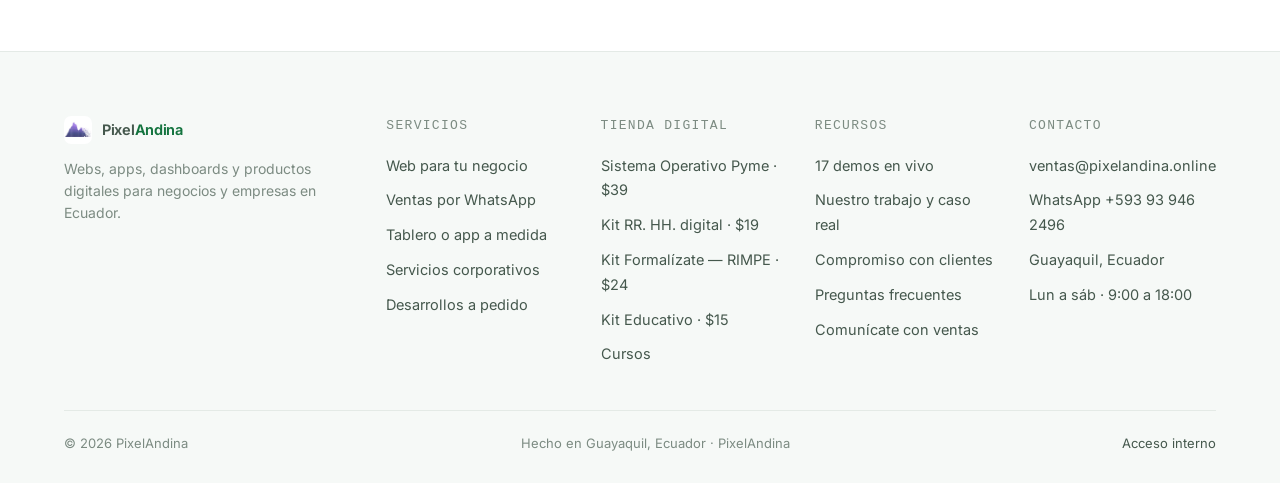
<file: tienda.html>
<!DOCTYPE html>
<html lang="es">
<head>
<meta charset="UTF-8">
<meta name="viewport" content="width=device-width, initial-scale=1.0">
<title>Tienda digital — PixelAndina</title>
<meta name="description" content="Kits digitales de PixelAndina listos para usar hoy: Sistema Operativo Pyme $39, Kit RR. HH. $19, Kit Formalízate RIMPE $24, Kit Educativo $15 y Kit Tesis $17. Compra en línea en Hotmart, descarga inmediata y garantía de 7 días.">
<link rel="icon" type="image/png" href="assets/simbolo-dos-cumbres.png">
<link rel="preconnect" href="https://fonts.googleapis.com">
<link rel="preconnect" href="https://fonts.gstatic.com" crossorigin>
<link href="https://fonts.googleapis.com/css2?family=Inter:wght@400;500;600;700;800&display=swap" rel="stylesheet">
<link rel="stylesheet" href="assets/styles.css">
<link rel="stylesheet" href="assets/escena.css">
<script defer src="https://umami-pixelandina.vercel.app/script.js" data-website-id="78d59000-011a-4c44-9c90-a9eae71046f2"></script>
</head>
<body>

<header class="site-head">
  <div class="head-in">
    <a class="brand" href="index.html"><img src="assets/simbolo-dos-cumbres.webp" alt="Logo de PixelAndina"><span>Pixel<em>Andina</em></span></a>
    <button class="nav-toggle" type="button" aria-label="Abrir menú" aria-expanded="false" aria-controls="mainNav"><svg viewBox="0 0 24 24" fill="none" stroke="currentColor" stroke-width="2" stroke-linecap="round"><path d="M4 7h16M4 12h16M4 17h16"/></svg></button>
    <nav class="main-nav" id="mainNav" aria-label="Navegación principal">
      <a href="index.html">Inicio</a>
      <a href="servicios.html">Servicios</a>
      <a href="demos.html">Demos</a>
      <a href="tienda.html" class="on">Tienda digital</a>
      <a href="corporativo.html">Empresas</a>
      <a href="ideas.html">Ideas para ti</a>
      <a href="portafolio.html">Nuestro trabajo</a>
      <a href="clientes.html" class="solo-movil">Ingreso de clientes</a>
    </nav>
    <div class="head-cta"><a class="btn btn-ghost btn-sm" href="clientes.html">Ingreso de clientes</a><a class="btn btn-white btn-sm" href="ventas.html">Comunícate con ventas</a></div>
  </div>
</header>

<section class="hero" style="padding-bottom:56px">
  <div class="glow"></div><div class="gridbg"></div>
  <div class="wrap">
    <span class="pill"><span class="dot"></span> Tienda digital · Compra en línea en Hotmart</span>
    <h1 style="font-size:clamp(34px,4.6vw,52px)">Listo para usar <span class="grad">hoy</span></h1>
    <p class="lead">Kits de plantillas profesionales hechos en Ecuador, para Ecuador. Compras en línea en Hotmart, descargas al instante y empiezas hoy mismo. Sin esperas y sin instalaciones.</p>
    <p class="hero-note"><b>Compra protegida:</b> pago seguro procesado por Hotmart · descarga inmediata · garantía de 7 días en todos los kits</p>

    <!-- ===== Escena 3D: compra realista ===== -->
    <div class="esc-scene narrow">
      <div class="esc-halo"></div>
      <div class="esc-tilt">
        <div class="esc-panel">
          <div class="esc-buy">
            <img src="assets/img/portada-ospyme.jpg" alt="Portada del Sistema Operativo Pyme">
            <div>
              <span class="badge">Para tu pyme</span>
              <h3 style="margin:8px 0 4px">Sistema Operativo Pyme</h3>
              <p class="small" style="margin-bottom:10px">Inventario, ventas y caja, clientes, cuentas por cobrar y control de tu equipo: 5 plantillas con las fórmulas ya hechas.</p>
              <div style="display:flex;align-items:center;gap:14px;flex-wrap:wrap">
                <span class="price">$39 <small>pago único</small></span>
                <a data-umami-event="clic-hotmart" class="btn btn-amber btn-sm" href="https://go.hotmart.com/C108689245U" target="_blank" rel="noopener">Comprar ahora</a>
              </div>
            </div>
          </div>
        </div>

        <div class="esc-fcard pos-tr float-a" aria-hidden="true">
          <div class="esc-done-row">
            <span class="esc-ic shield"><svg width="18" height="18" viewBox="0 0 24 24" fill="none" stroke="#fff" stroke-width="2" stroke-linecap="round" stroke-linejoin="round"><path d="M12 3l7 3v5c0 5-3.2 8.2-7 10-3.8-1.8-7-5-7-10V6z"/><path d="M9 12l2 2 4-4"/></svg></span>
            <span>
              <h4>Pago seguro con Hotmart</h4>
              <span class="amt2">La plataforma procesa tu pago;<br>nosotros nunca vemos tu tarjeta.</span>
            </span>
          </div>
        </div>

        <div class="esc-fcard pos-bl float-b" aria-hidden="true">
          <div class="esc-done-row">
            <span class="esc-ic ok"><svg width="18" height="18" viewBox="0 0 24 24" fill="none" stroke="#fff" stroke-width="2.2" stroke-linecap="round" stroke-linejoin="round"><path d="M13 2 4.5 13.5H11L9.5 22 19 10h-6.5L13 2z"/></svg></span>
            <span>
              <h4>Acceso inmediato</h4>
              <span class="amt2">Descargas tu kit al instante<br>tras el pago, sin esperas.</span>
            </span>
          </div>
        </div>
      </div>
      <div class="esc-floor"></div>
    </div>
  </div>
</section>

<section class="sec" style="padding-top:48px">
  <div class="wrap">
    <div class="cards c3">
      <article class="card">
        <img class="cover" src="assets/img/portada-ospyme.jpg" alt="Portada del Sistema Operativo Pyme">
        <div class="body">
          <span class="badge">Para tu pyme</span>
          <h3>Sistema Operativo Pyme</h3>
          <p>El paquete completo para operar tu negocio sin enredos: 5 plantillas de Excel con las fórmulas ya hechas.</p>
          <ul class="feat"><li>Inventario con stock y alertas</li><li>Registro de ventas y caja</li><li>Base de clientes con seguimiento</li><li>Cuentas por cobrar y por pagar</li><li>Control de tu equipo</li></ul>
          <div class="foot"><span class="price-big">$39 <small>pago único</small></span><a data-umami-event="clic-hotmart" class="btn btn-amber btn-sm" href="https://go.hotmart.com/C108689245U" target="_blank" rel="noopener">Comprar ahora</a></div>
        </div>
      </article>
      <article class="card">
        <img class="cover" src="assets/img/portada-kit-rrhh.jpg" alt="Portada del Kit RR. HH. digital">
        <div class="body">
          <span class="badge">Para tu personal</span>
          <h3>Kit RR. HH. digital</h3>
          <p>Ordena el talento humano de tu pyme sin contratar a nadie más: plantillas listas y guía paso a paso.</p>
          <ul class="feat"><li>Control de asistencia</li><li>Permisos y vacaciones</li><li>Roles de pago</li><li>Ficha completa del empleado</li><li>Guía de uso en PDF</li></ul>
          <div class="foot"><span class="price-big">$19 <small>pago único</small></span><a data-umami-event="clic-hotmart" class="btn btn-amber btn-sm" href="https://go.hotmart.com/F108688540E" target="_blank" rel="noopener">Comprar ahora</a></div>
        </div>
      </article>
      <article class="card">
        <img class="cover" src="assets/img/portada-kit-rimpe.jpg" alt="Portada del Kit Formalízate RIMPE">
        <div class="body">
          <span class="badge">Para formalizarte</span>
          <h3>Kit Formalízate — RIMPE</h3>
          <p>Vende por redes sin sustos: la ruta para formalizarte y el control de tus obligaciones, en lenguaje simple. Información general, no asesoría tributaria.</p>
          <ul class="feat"><li>Ruta y checklist de formalización</li><li>Registro de ventas por canal</li><li>Calendario anual de obligaciones</li><li>Glosario y preguntas frecuentes</li></ul>
          <div class="foot"><span class="price-big">$24 <small>pago único</small></span><a data-umami-event="clic-hotmart" class="btn btn-amber btn-sm" href="https://go.hotmart.com/N108689413F" target="_blank" rel="noopener">Comprar ahora</a></div>
        </div>
      </article>
      <article class="card">
        <img class="cover" src="assets/img/portada-kit-educativo.jpg" alt="Portada del Kit Educativo para Docentes">
        <div class="body">
          <span class="badge">Para docentes</span>
          <h3>Kit Educativo para Docentes</h3>
          <p>Planifica y registra tu clase en minutos: plantillas pensadas para el trabajo real del aula.</p>
          <ul class="feat"><li>Planificador de clases</li><li>Registro de calificaciones</li><li>Control de asistencia</li><li>Rúbricas de evaluación</li><li>Guía de uso en PDF</li></ul>
          <div class="foot"><span class="price-big">$15 <small>pago único</small></span><a data-umami-event="clic-hotmart" class="btn btn-amber btn-sm" href="https://go.hotmart.com/H108688721O" target="_blank" rel="noopener">Comprar ahora</a></div>
        </div>
      </article>
      <article class="card">
        <img class="cover" src="assets/img/portada-kit-tesis.jpg" alt="Portada del Kit Tesis y Proyecto de Grado">
        <div class="body">
          <span class="badge">Para estudiantes</span>
          <h3>Kit Tesis y Proyecto de Grado</h3>
          <p>Apoyo legítimo para avanzar tu tesis con orden: formatos, cronograma e instrumentos. El trabajo lo haces tú; nosotros te damos la estructura.</p>
          <ul class="feat"><li>Plantilla en normas APA 7</li><li>Planificador de 16 semanas</li><li>Kit de instrumentos de investigación</li><li>Guía para preparar la defensa</li></ul>
          <div class="foot"><span class="price-big">$17 <small>pago único</small></span><a data-umami-event="clic-hotmart" class="btn btn-amber btn-sm" href="https://go.hotmart.com/I108689180V" target="_blank" rel="noopener">Comprar ahora</a></div>
        </div>
      </article>
      <article class="card"><div class="body">
        <span class="badge amber">¿Prefieres que lo hagamos por ti?</span>
        <h3>Todo kit puede volverse un sistema a medida</h3>
        <p>Si las plantillas se te quedan cortas, convertimos el kit en un panel o app para tu negocio, desde $129, con tus datos y tu marca.</p>
        <div class="foot"><a class="btn btn-white btn-sm" href="ventas.html">Pedirlo a medida</a><a class="btn btn-ghost btn-sm" href="demos.html">Ver demos</a></div>
      </div></article>
    </div>
  </div>
</section>

<section class="sec">
  <div class="wrap">
    <div class="sec-head rv">
      <p class="eyebrow amber">Cursos en línea</p>
      <h2>Aprende a <span class="grad-a">hacerlo tú</span></h2>
      <p class="lead">Los dos cursos ya están a la venta en Hotmart: pago seguro y acceso inmediato.</p>
    </div>
    <div class="cards c2 rv">
      <article class="card">
        <img class="cover" src="assets/img/portada-curso-web-ia.jpg" alt="Portada del curso Web + ventas con IA en 7 días">
        <div class="body">
          <div><span class="badge amber">Ya a la venta</span> <span class="badge">Curso en línea</span></div>
          <h3>Web + ventas con IA en 7 días</h3>
          <p>7 módulos y 28 lecciones en audio y material descargable: crea tu web, ordénala para vender y usa la IA como tu asistente diario, sin saber programar.</p>
          <div class="foot"><span class="price-big">$39 <small>precio de lanzamiento</small></span><a data-umami-event="clic-hotmart" class="btn btn-amber btn-sm" href="https://go.hotmart.com/Y108689991F" target="_blank" rel="noopener">Comprar el curso</a></div>
        </div>
      </article>
      <article class="card">
        <img class="cover" src="assets/img/portada-curso-academia.jpg" alt="Portada de la Academia RR. HH. con IA para pymes">
        <div class="body">
          <div><span class="badge amber">Ya a la venta</span> <span class="badge">Curso en línea</span></div>
          <h3>Academia RR. HH. con IA para pymes</h3>
          <p>6 módulos y 24 lecciones: asistencia, permisos, roles y documentos de tu equipo, con la IA como ayuda para redactar y resumir — siempre con revisión humana.</p>
          <div class="foot"><span class="price-big">$49 <small>precio de lanzamiento</small></span><span><a data-umami-event="clic-hotmart" class="btn btn-amber btn-sm" href="https://go.hotmart.com/W108690339N" target="_blank" rel="noopener">Comprar el curso</a></span></div>
        </div>
      </article>
    </div>
    <p class="fig">Fig. 03 — Cursos narrados y listos · Ya se venden en Hotmart</p>
  </div>
</section>

<footer>
  <div class="wrap">
    <div class="foot-grid">
      <div class="foot-brand">
        <a class="brand" href="index.html"><img src="assets/simbolo-dos-cumbres.webp" alt="Logo de PixelAndina"><span>Pixel<em>Andina</em></span></a>
        <p>Webs, apps, dashboards y productos digitales para negocios y empresas en Ecuador.</p>
      </div>
      <div><h4>Servicios</h4><ul>
        <li><a href="servicios.html">Web para tu negocio</a></li>
        <li><a href="servicios.html">Ventas por WhatsApp</a></li>
        <li><a href="servicios.html">Tablero o app a medida</a></li>
        <li><a href="corporativo.html">Servicios corporativos</a></li>
        <li><a href="ideas.html">Desarrollos a pedido</a></li>
      </ul></div>
      <div><h4>Tienda digital</h4><ul>
        <li><a href="tienda.html">Sistema Operativo Pyme · $39</a></li>
        <li><a href="tienda.html">Kit RR. HH. digital · $19</a></li>
        <li><a href="tienda.html">Kit Formalízate — RIMPE · $24</a></li>
        <li><a href="tienda.html">Kit Educativo · $15</a></li>
        <li><a href="tienda.html">Cursos</a></li>
      </ul></div>
      <div><h4>Recursos</h4><ul>
        <li><a href="demos.html">17 demos en vivo</a></li>
        <li><a href="portafolio.html">Nuestro trabajo y caso real</a></li>
        <li><a href="clientes.html">Compromiso con clientes</a></li>
        <li><a href="index.html#faq">Preguntas frecuentes</a></li>
        <li><a href="ventas.html">Comunícate con ventas</a></li>
      </ul></div>
      <div><h4>Contacto</h4><ul>
        <li><a href="mailto:ventas@pixelandina.online">ventas@pixelandina.online</a></li>
        <li><a data-umami-event="clic-whatsapp" href="https://wa.me/593939462496" target="_blank" rel="noopener">WhatsApp +593 93 946 2496</a></li>
        <li><a href="ventas.html">Guayaquil, Ecuador</a></li>
        <li><a href="ventas.html">Lun a sáb · 9:00 a 18:00</a></li>
      </ul></div>
    </div>
    <div class="foot-bottom">
      <span>© 2026 PixelAndina</span>
      <span>Hecho en Guayaquil, Ecuador · PixelAndina</span>
      <span><a href="acceso-interno.html">Acceso interno</a></span>
    </div>
  </div>
</footer>


<button class="chat-btn" id="chatBtn" aria-expanded="false" aria-controls="chatPanel"><svg viewBox="0 0 24 24" fill="none" stroke="currentColor" stroke-width="2" stroke-linecap="round" stroke-linejoin="round"><path d="M21 11.5a8.38 8.38 0 0 1-.9 3.8 8.5 8.5 0 0 1-7.6 4.7 8.38 8.38 0 0 1-3.8-.9L3 21l1.9-5.7a8.38 8.38 0 0 1-.9-3.8 8.5 8.5 0 0 1 4.7-7.6 8.38 8.38 0 0 1 3.8-.9h.5a8.48 8.48 0 0 1 8 8v.5z"/></svg>Asistente</button>
<div class="chat-panel" id="chatPanel" role="dialog" aria-label="Asistente de PixelAndina">
  <div class="chat-head"><div><b>Asistente de PixelAndina</b><span>Respuestas automáticas y guiadas · no es una persona ni una IA en vivo</span></div><button class="chat-close" id="chatClose" aria-label="Cerrar asistente">✕</button></div>
  <div class="chat-msgs" id="chatMsgs"></div>
  <div class="chat-chips" id="chatChips"></div>
  <form class="chat-form" id="chatForm"><input id="chatInput" type="text" placeholder="Escribe tu duda…" autocomplete="off" aria-label="Escribe tu duda"><button type="submit">Enviar</button></form>
</div>

<script src="assets/app.js"></script>
<script src="assets/chat.js"></script>
<script src="assets/escena.js"></script>
</body>
</html>
</file>
<file: assets/styles.css>
/* ============================================================
   PixelAndina — Rediseño v3 · Tema claro premium
   Patrón visual: Stripe (stripe.com/es-us) — fondo BLANCO limpio,
   tarjetas flotantes con sombras suaves y bordes redondeados,
   degradados de color muy suaves en los bordes, orden limpio y
   fácil de escanear, espacio aprovechado sin huecos.
   Marca y textos 100% PixelAndina. Verde #14532D / Ámbar #D97706.
   Regla de Anthony: NADA de fondos negros; blanco limpio siempre.
   ============================================================ */
:root{
  --bg:#ffffff;
  --bg-2:#f6f9f7;
  --bg-3:#eef4f0;
  --panel:#ffffff;
  --panel-2:#f6f9f7;
  --line:#e4eae6;
  --line-2:#d2ddd5;
  --txt:#12261b;
  --sub:#45584d;
  --mut:#7c8b82;
  --green:#14532d;
  --green-l:#1d7a43;
  --green-xl:#14743f;
  --amber:#d97706;
  --amber-l:#b45309;
  --wa:#128c4a;
  --radius:16px;
  --radius-s:12px;
  --font:"Inter",-apple-system,BlinkMacSystemFont,"Segoe UI",Roboto,"Helvetica Neue",Arial,sans-serif;
  --mono:ui-monospace,"SF Mono","Cascadia Mono",Menlo,Consolas,monospace;
  --max:1200px;
  --sh-sm:0 1px 2px rgba(18,38,27,.05),0 4px 14px -6px rgba(18,38,27,.08);
  --sh-md:0 2px 4px rgba(18,38,27,.05),0 16px 36px -16px rgba(18,38,27,.18);
  --sh-lg:0 4px 8px rgba(18,38,27,.05),0 32px 64px -24px rgba(18,38,27,.28);
}
*{margin:0;padding:0;box-sizing:border-box}
html{scroll-behavior:smooth}
body{
  background:var(--bg);
  color:var(--txt);
  font-family:var(--font);
  font-size:16px;
  line-height:1.55;
  -webkit-font-smoothing:antialiased;
  text-rendering:optimizeLegibility;
  overflow-x:hidden;
}
::selection{background:rgba(29,122,67,.18)}
img{max-width:100%;display:block}
a{color:inherit;text-decoration:none}
button{font-family:inherit;cursor:pointer}
.wrap{max-width:var(--max);margin:0 auto;padding:0 24px;position:relative}

/* ---------- Fondo: lavados pastel y rejilla suave ---------- */
.glow{position:absolute;inset:0;overflow:hidden;pointer-events:none;z-index:0}
.glow::before{content:"";position:absolute;top:-340px;left:50%;transform:translateX(-50%);width:980px;height:580px;
  background:radial-gradient(closest-side,rgba(94,213,152,.30),rgba(94,213,152,0) 70%);filter:blur(6px)}
.glow::after{content:"";position:absolute;top:-200px;left:64%;width:560px;height:400px;
  background:radial-gradient(closest-side,rgba(242,169,59,.22),rgba(242,169,59,0) 70%)}
.gridbg{position:absolute;inset:0;pointer-events:none;z-index:0;opacity:.55;
  background:
   linear-gradient(rgba(18,38,27,.045) 1px,transparent 1px),
   linear-gradient(90deg,rgba(18,38,27,.045) 1px,transparent 1px);
  background-size:72px 72px;
  -webkit-mask-image:radial-gradient(ellipse 90% 60% at 50% 0%,#000 25%,transparent 72%);
          mask-image:radial-gradient(ellipse 90% 60% at 50% 0%,#000 25%,transparent 72%)}

/* ---------- Cabecera ---------- */
.site-head{position:sticky;top:0;z-index:60;background:rgba(255,255,255,.85);backdrop-filter:blur(14px);-webkit-backdrop-filter:blur(14px);border-bottom:1px solid var(--line)}
.head-in{display:flex;align-items:center;gap:26px;height:64px;max-width:var(--max);margin:0 auto;padding:0 24px}
.brand{display:flex;align-items:center;gap:10px;font-weight:650;letter-spacing:-.02em;font-size:17px;white-space:nowrap}
.brand img{width:28px;height:28px;border-radius:7px}
.brand em{font-style:normal;color:var(--green-xl)}
.main-nav{display:flex;gap:2px;margin-left:6px;flex:1;overflow-x:auto;scrollbar-width:none}
.main-nav::-webkit-scrollbar{display:none}
.main-nav a{padding:7px 10px;border-radius:8px;color:var(--sub);font-size:14px;white-space:nowrap;transition:.15s}
.main-nav a:hover{color:var(--txt);background:var(--bg-3)}
.main-nav a.on{color:var(--txt);font-weight:600}
.head-cta{display:flex;gap:8px;align-items:center;white-space:nowrap}
.nav-toggle{display:none;margin-left:auto;width:44px;height:44px;border:1px solid var(--line-2);background:#ffffff;border-radius:10px;color:var(--txt);place-items:center;box-shadow:var(--sh-sm);flex:none}
.nav-toggle svg{width:22px;height:22px}

/* ---------- Botones ---------- */
.btn{display:inline-flex;align-items:center;gap:8px;border-radius:10px;padding:10px 18px;font-size:14.5px;font-weight:550;
  border:1px solid transparent;transition:.15s;line-height:1.2;text-align:center;justify-content:center}
.btn-sm{padding:8px 13px;font-size:13.5px;border-radius:9px}
.btn-lg{padding:14px 24px;font-size:15.5px;border-radius:12px}
.btn-white{background:#ffffff;color:var(--txt);border-color:var(--line-2);box-shadow:var(--sh-sm)}
.btn-white:hover{background:var(--bg-2);border-color:#bfcec3}
.btn-ghost{background:#ffffff;color:var(--txt);border-color:var(--line-2);box-shadow:var(--sh-sm)}
.btn-ghost:hover{background:var(--bg-2)}
.btn-green{background:linear-gradient(180deg,#1d7a43,#14532d);color:#ffffff;border-color:rgba(20,83,45,.5);
  box-shadow:0 1px 0 rgba(255,255,255,.18) inset,0 12px 26px -12px rgba(20,83,45,.55)}
.btn-green:hover{filter:brightness(1.1)}
.btn-wa{background:#e7f6ec;color:#0e7a38;border-color:rgba(18,140,74,.38)}
.btn-wa:hover{background:#d9f0e1}
.btn-amber{background:linear-gradient(180deg,#e08a10,#c26d05);color:#ffffff;border-color:rgba(217,119,6,.5);
  box-shadow:0 1px 0 rgba(255,255,255,.2) inset,0 12px 26px -12px rgba(217,119,6,.55)}
.btn-amber:hover{filter:brightness(1.08)}
.btn[disabled]{opacity:.45;pointer-events:none}

/* ---------- Tipografía y secciones ---------- */
section{position:relative}
.sec{padding:80px 0;border-top:1px solid var(--line)}
.sec-tight{padding:56px 0}
.eyebrow{font-family:var(--mono);font-size:12px;letter-spacing:.14em;text-transform:uppercase;color:var(--green-xl);display:flex;align-items:center;gap:10px;margin-bottom:16px}
.eyebrow::before{content:"";width:22px;height:1px;background:var(--green-l)}
.eyebrow.amber{color:var(--amber-l)}
.eyebrow.amber::before{background:var(--amber)}
h1{font-size:clamp(38px,5.6vw,62px);line-height:1.04;letter-spacing:-.035em;font-weight:680}
h2{font-size:clamp(28px,3.6vw,40px);line-height:1.12;letter-spacing:-.028em;font-weight:650}
h3{font-size:19px;letter-spacing:-.015em;font-weight:620}
.grad{background:linear-gradient(180deg,#12261b 25%,#5f7a6a);-webkit-background-clip:text;background-clip:text;color:transparent}
.grad-g{background:linear-gradient(92deg,#14532d,#2f9e5f);-webkit-background-clip:text;background-clip:text;color:transparent}
.grad-a{background:linear-gradient(92deg,#b45309,#e08a10);-webkit-background-clip:text;background-clip:text;color:transparent}
.lead{color:var(--sub);font-size:17.5px;line-height:1.6;max-width:640px}
.sec-head{max-width:720px;margin-bottom:42px}
.sec-head .lead{margin-top:14px}
.fig{font-family:var(--mono);font-size:11.5px;color:var(--mut);letter-spacing:.08em;margin-top:12px;text-transform:uppercase}
.small{font-size:13.5px;color:var(--mut)}
.center{text-align:center}
.center .lead{margin-left:auto;margin-right:auto}
.center .eyebrow{justify-content:center}
.center .eyebrow::before{display:none}

/* ---------- Hero ---------- */
.hero{padding:92px 0 0;overflow:hidden;
  background:
   radial-gradient(640px 300px at 12% -60px,rgba(94,213,152,.26),rgba(94,213,152,0) 70%),
   radial-gradient(720px 320px at 88% -80px,rgba(242,169,59,.22),rgba(242,169,59,0) 70%),
   radial-gradient(520px 260px at 55% -70px,rgba(20,83,45,.10),rgba(20,83,45,0) 70%),
   linear-gradient(180deg,#fdfefd,#ffffff 65%)}
.hero .lead{margin:22px 0 30px}
.hero-ctas{display:flex;gap:12px;flex-wrap:wrap;align-items:center}
.hero-note{margin-top:18px;font-size:13.5px;color:var(--mut);display:flex;gap:8px;align-items:center;flex-wrap:wrap}
.hero-note b{color:var(--sub);font-weight:550}
.pill{display:inline-flex;align-items:center;gap:8px;border:1px solid var(--line-2);background:#ffffff;
  border-radius:999px;padding:5px 13px;font-size:13px;color:var(--sub);margin-bottom:22px;box-shadow:var(--sh-sm)}
.pill .dot{width:7px;height:7px;border-radius:50%;background:var(--green-l);box-shadow:0 0 0 4px rgba(29,122,67,.15)}
.hero-visual{margin-top:56px;position:relative}
.frame{border:1px solid var(--line-2);border-bottom:none;border-radius:16px 16px 0 0;background:#ffffff;
  box-shadow:var(--sh-lg);overflow:hidden}
.frame-bar{display:flex;align-items:center;gap:8px;padding:11px 16px;border-bottom:1px solid var(--line);background:var(--bg-2)}
.frame-bar i{width:11px;height:11px;border-radius:50%;background:#d8e0da}
.frame-bar i:nth-child(1){background:rgba(242,169,59,.75)}
.frame-bar i:nth-child(2){background:rgba(29,122,67,.55)}
.frame-bar .url{margin-left:10px;font-family:var(--mono);font-size:12px;color:var(--mut);background:#ffffff;
  border:1px solid var(--line);padding:3px 12px;border-radius:6px}
.mock{display:grid;grid-template-columns:1.5fr 1fr;gap:0}
.mock-main{padding:26px 28px;border-right:1px solid var(--line)}
.mock-kpis{display:grid;grid-template-columns:repeat(3,1fr);gap:12px;margin-bottom:22px}
.kpi{border:1px solid var(--line);border-radius:var(--radius-s);padding:14px;background:#ffffff;box-shadow:var(--sh-sm)}
.kpi b{font-size:24px;letter-spacing:-.02em;display:block}
.kpi span{font-size:12px;color:var(--mut)}
.bars{display:flex;align-items:flex-end;gap:9px;height:110px;padding-top:8px}
.bars i{flex:1;border-radius:5px 5px 2px 2px;height:6%;transition:height 1s cubic-bezier(.2,.8,.2,1);
  background:linear-gradient(180deg,var(--green-l),rgba(20,83,45,.55))}
.bars i.hot{background:linear-gradient(180deg,var(--amber-l),rgba(217,119,6,.5))}
.mock-side{padding:26px 24px;background:var(--bg-2)}
.mock-side h4{font-size:13px;font-family:var(--mono);letter-spacing:.1em;text-transform:uppercase;color:var(--mut);margin-bottom:14px}
.mock-feed{list-style:none;display:grid;gap:10px}
.mock-feed li{border:1px solid var(--line);background:#ffffff;border-radius:var(--radius-s);padding:11px 13px;font-size:13.5px;color:var(--sub);box-shadow:var(--sh-sm);
  opacity:0;transform:translateY(8px);transition:.5s}
.mock-feed li.show{opacity:1;transform:none}
.mock-feed li b{color:var(--txt);font-weight:580}
.mock-feed .tag{float:right;font-family:var(--mono);font-size:10.5px;color:var(--green-xl);border:1px solid rgba(29,122,67,.35);background:#eef7f1;padding:1px 7px;border-radius:99px}

/* ---------- Tira de confianza / marquesina ---------- */
.strip{border-top:1px solid var(--line);border-bottom:1px solid var(--line);padding:20px 0;background:var(--bg-2)}
.strip p{text-align:center;font-size:13px;color:var(--mut);letter-spacing:.06em;text-transform:uppercase;font-family:var(--mono);margin-bottom:14px}
.marquee{overflow:hidden;-webkit-mask-image:linear-gradient(90deg,transparent,#000 12%,#000 88%,transparent);mask-image:linear-gradient(90deg,transparent,#000 12%,#000 88%,transparent)}
.marquee-in{display:flex;gap:0;width:max-content;animation:mq 36s linear infinite}
.marquee-in span{padding:0 26px;font-size:15.5px;font-weight:560;color:#54665b;white-space:nowrap;display:flex;align-items:center;gap:52px}
.marquee-in span::after{content:"◆";font-size:9px;color:var(--green-l)}
@keyframes mq{to{transform:translateX(-50%)}}

/* ---------- Cifras ---------- */
.stats{display:grid;grid-template-columns:repeat(4,1fr);border:1px solid var(--line);border-radius:var(--radius);overflow:hidden;background:#ffffff;box-shadow:var(--sh-md)}
.stats>div{padding:26px 24px;border-right:1px solid var(--line)}
.stats>div:last-child{border-right:none}
.stats b{font-size:32px;letter-spacing:-.03em;display:block}
.stats span{font-size:13.5px;color:var(--mut)}

/* ---------- Rejillas de funciones (celdas con línea) ---------- */
.cells{display:grid;border:1px solid var(--line);border-radius:var(--radius);overflow:hidden;background:#ffffff;box-shadow:var(--sh-md)}
.cells.c3{grid-template-columns:repeat(3,1fr)}
.cells.c2{grid-template-columns:repeat(2,1fr)}
.cells.c4{grid-template-columns:repeat(4,1fr)}
.cell{padding:28px;border-right:1px solid var(--line);border-bottom:1px solid var(--line);background:#ffffff;transition:.2s}
.cells.c3 .cell:nth-child(3n),.cells.c2 .cell:nth-child(2n),.cells.c4 .cell:nth-child(4n){border-right:none}
.cell:hover{background:var(--bg-2)}
.cell .ic{width:38px;height:38px;border-radius:10px;border:1px solid #dce8df;background:#eef7f1;
  display:grid;place-items:center;margin-bottom:16px;color:var(--green-xl)}
.cell .ic svg{width:19px;height:19px}
.cell .ic.amber{color:var(--amber-l);background:#fdf3e3;border-color:#f3e3c2}
.cell h3{margin-bottom:8px}
.cell p{color:var(--sub);font-size:15px}
.cell .price{margin-top:14px;font-weight:650;font-size:17px}
.cell .price small{color:var(--mut);font-weight:450;font-size:13px}
.cell a.more{display:inline-flex;margin-top:12px;font-size:14px;color:var(--green-xl);font-weight:550}
.cell a.more:hover{text-decoration:underline}

/* ---------- Tarjetas ---------- */
.cards{display:grid;gap:18px}
.cards.c3{grid-template-columns:repeat(3,1fr)}
.cards.c2{grid-template-columns:repeat(2,1fr)}
.card{border:1px solid var(--line);border-radius:var(--radius);background:#ffffff;overflow:hidden;transition:.2s;box-shadow:var(--sh-sm)}
.card:hover{border-color:var(--line-2);transform:translateY(-3px);box-shadow:var(--sh-md)}
.card .body{padding:22px}
.card img.cover{width:100%;aspect-ratio:2/1.32;object-fit:cover;border-bottom:1px solid var(--line)}
.badge{display:inline-flex;align-items:center;gap:6px;font-family:var(--mono);font-size:10.5px;letter-spacing:.09em;text-transform:uppercase;
  border:1px solid var(--line-2);color:var(--sub);padding:3px 9px;border-radius:99px;background:var(--bg-2)}
.badge.live{color:var(--green-xl);border-color:rgba(29,122,67,.4);background:#eef7f1}
.badge.live::before{content:"";width:6px;height:6px;border-radius:50%;background:var(--green-l)}
.badge.amber{color:var(--amber-l);border-color:rgba(217,119,6,.4);background:#fdf6ea}
.card h3{margin:12px 0 8px}
.card p{color:var(--sub);font-size:14.5px}
.card .foot{display:flex;align-items:center;justify-content:space-between;gap:10px;margin-top:18px;flex-wrap:wrap}
.price-big{font-size:22px;font-weight:680;letter-spacing:-.02em}
.price-big small{font-size:13px;color:var(--mut);font-weight:450}
.feat{list-style:none;margin:14px 0 4px;display:grid;gap:7px}
.feat li{font-size:14px;color:var(--sub);padding-left:22px;position:relative}
.feat li::before{content:"";position:absolute;left:0;top:7px;width:11px;height:6px;border-left:2px solid var(--green-l);border-bottom:2px solid var(--green-l);transform:rotate(-45deg)}

/* ---------- Tabla de precios ---------- */
.ptable{border:1px solid var(--line);border-radius:var(--radius);overflow:hidden;background:#ffffff;box-shadow:var(--sh-md)}
.ptable table{width:100%;border-collapse:collapse;font-size:15px}
.ptable th,.ptable td{padding:17px 20px;text-align:left;border-bottom:1px solid var(--line);vertical-align:top}
.ptable tr:last-child td{border-bottom:none}
.ptable th{font-family:var(--mono);font-size:11.5px;letter-spacing:.1em;text-transform:uppercase;color:var(--mut);background:var(--bg-2);font-weight:500}
.ptable td b{font-weight:620}
.ptable td .sub{display:block;color:var(--mut);font-size:13.5px;margin-top:2px}
.ptable .p{font-weight:680;font-size:17px;white-space:nowrap}
.ptable tr.hl td{background:rgba(20,83,45,.06)}

/* ---------- Herramientas: quiz y calculadora ---------- */
.toolbox{border:1px solid var(--line);border-radius:20px;background:#ffffff;overflow:hidden;
  box-shadow:var(--sh-lg)}
.tool-tabs{display:flex;border-bottom:1px solid var(--line);background:var(--bg-2)}
.tool-tab{flex:1;background:none;border:none;color:var(--sub);padding:16px;font-size:15px;font-weight:580;border-bottom:2px solid transparent}
.tool-tab[aria-selected="true"]{color:var(--txt);border-bottom-color:var(--green-l);background:#ffffff}
.tool-pane{display:none;padding:30px}
.tool-pane.active{display:block}
.quiz-prog{height:5px;background:#e7ede9;border-radius:99px;overflow:hidden;margin-bottom:22px}
.quiz-prog i{display:block;height:100%;width:0;background:linear-gradient(90deg,var(--green),var(--green-l));transition:width .4s}
.quiz-q{font-size:18px;font-weight:620;margin-bottom:18px;letter-spacing:-.01em}
.quiz-opts{display:grid;grid-template-columns:1fr 1fr;gap:10px}
.quiz-opt{text-align:left;background:#ffffff;border:1px solid var(--line-2);color:var(--txt);border-radius:var(--radius-s);
  padding:14px 16px;font-size:14.5px;transition:.15s;box-shadow:var(--sh-sm)}
.quiz-opt:hover{border-color:var(--green-l);background:#f2f8f4}
.quiz-ctas{display:flex;gap:10px;flex-wrap:wrap;margin-top:18px}
.calc-grid{display:grid;grid-template-columns:1.35fr 1fr;gap:30px}
.calc-opts{display:grid;gap:8px}
.calc-opts .opt{display:flex;align-items:center;gap:12px;border:1px solid var(--line);border-radius:var(--radius-s);padding:12px 14px;background:#ffffff;font-size:14.5px;cursor:pointer}
.calc-opts .opt:hover{border-color:var(--line-2)}
.calc-opts button.opt{color:var(--txt);text-align:left;width:100%}
.calc-opts button.opt[aria-pressed="true"]{border-color:var(--green-l);background:#e9f5ee}
.calc-opts .opt input{accent-color:var(--green-l);width:17px;height:17px}
.calc-opts .opt .v{margin-left:auto;color:var(--sub);font-weight:600;white-space:nowrap}
.calc-group-t{font-family:var(--mono);font-size:11px;letter-spacing:.12em;text-transform:uppercase;color:var(--mut);margin:16px 0 4px}
.calc-out{border:1px solid var(--line);border-radius:var(--radius);padding:24px;background:var(--bg-2);align-self:start;box-shadow:var(--sh-sm)}
.calc-amount{font-size:38px;font-weight:700;letter-spacing:-.03em}
.calc-list{list-style:none;margin:14px 0;display:grid;gap:8px;font-size:14px;color:var(--sub)}
.calc-list li{display:flex;justify-content:space-between;gap:12px}
.calc-anticipo{font-size:13.5px;color:var(--green-xl);margin-bottom:16px}

/* ---------- Demos ---------- */
.filters{display:flex;gap:8px;flex-wrap:wrap;margin-bottom:26px}
.filters button{background:#ffffff;border:1px solid var(--line-2);color:var(--sub);border-radius:99px;padding:8px 16px;font-size:14px;box-shadow:var(--sh-sm)}
.filters button[aria-pressed="true"]{background:var(--green);color:#ffffff;border-color:var(--green);font-weight:600}
.demo-card .body{display:flex;flex-direction:column;height:100%}
.demo-ctas{display:flex;gap:8px;margin-top:auto;padding-top:18px}

/* ---------- FAQ ---------- */
.faq{display:grid;gap:0;border:1px solid var(--line);border-radius:var(--radius);overflow:hidden;background:#ffffff;box-shadow:var(--sh-md)}
.faq details{border-bottom:1px solid var(--line)}
.faq details:last-child{border-bottom:none}
.faq summary{cursor:pointer;padding:20px 24px;font-weight:580;font-size:16px;list-style:none;display:flex;justify-content:space-between;gap:16px;align-items:center}
.faq summary::-webkit-details-marker{display:none}
.faq summary::after{content:"+";font-size:22px;color:var(--mut);font-weight:300;transition:.2s}
.faq details[open ] summary::after{transform:rotate(45deg)}
.faq details p{padding:0 24px 20px;color:var(--sub);font-size:15px;max-width:760px}

/* ---------- Pasos / proceso ---------- */
.steps{display:grid;grid-template-columns:repeat(4,1fr);gap:16px}
.step{border:1px solid var(--line);border-radius:var(--radius);padding:24px;background:#ffffff;box-shadow:var(--sh-sm)}
.step .n{font-family:var(--mono);font-size:12px;color:var(--green-xl);border:1px solid rgba(29,122,67,.35);background:#eef7f1;
  width:30px;height:30px;border-radius:9px;display:grid;place-items:center;margin-bottom:16px}
.step h3{font-size:16.5px;margin-bottom:7px}
.step p{color:var(--sub);font-size:14px}

/* ---------- CTA final ---------- */
.cta-band{border:1px solid #dce8df;border-radius:20px;padding:52px 40px;text-align:center;position:relative;overflow:hidden;
  background:radial-gradient(600px 300px at 50% -80px,rgba(94,213,152,.35),transparent),linear-gradient(115deg,#e9f7ee 0%,#fdf6e9 55%,#eef7f0 100%);
  box-shadow:var(--sh-md)}
.cta-band h2{margin-bottom:12px}
.cta-band p{color:var(--sub);max-width:560px;margin:0 auto 26px}
.cta-band .row{display:flex;gap:12px;justify-content:center;flex-wrap:wrap}

/* ---------- Pie ---------- */
footer{border-top:1px solid var(--line);background:var(--bg-2);padding:64px 0 34px;margin-top:0}
.foot-grid{display:grid;grid-template-columns:1.6fr 1fr 1fr 1fr 1fr;gap:34px;margin-bottom:44px}
.foot-grid h4{font-size:13px;font-family:var(--mono);letter-spacing:.1em;text-transform:uppercase;color:var(--mut);margin-bottom:16px;font-weight:500}
.foot-grid ul{list-style:none;display:grid;gap:10px}
.foot-grid a{color:var(--sub);font-size:14.5px}
.foot-grid a:hover{color:var(--txt)}
.foot-brand p{color:var(--mut);font-size:14px;margin-top:14px;max-width:300px}
.foot-bottom{border-top:1px solid var(--line);padding-top:22px;display:flex;justify-content:space-between;gap:16px;flex-wrap:wrap;font-size:13px;color:var(--mut)}
.foot-bottom a{color:var(--sub)}
.foot-bottom a:hover{color:var(--txt)}

/* ---------- Flotantes: WhatsApp y chat ---------- */
.wa-float{position:fixed;right:20px;bottom:20px;z-index:70;display:inline-flex;align-items:center;gap:8px;background:#128c4a;color:#fff;
  font-weight:600;font-size:14px;padding:12px 18px;border-radius:99px;box-shadow:0 14px 30px -10px rgba(14,90,46,.5)}
.wa-float svg{width:19px;height:19px}
.wa-float:hover{background:#17a355}
.chat-btn{position:fixed;right:20px;bottom:20px;z-index:70;display:inline-flex;align-items:center;gap:8px;background:var(--green);color:#fff;
  border:none;font-weight:600;font-size:14px;padding:12px 18px;border-radius:99px;box-shadow:0 14px 30px -10px rgba(20,83,45,.55)}
.chat-btn svg{width:19px;height:19px}
.chat-btn:hover{background:var(--green-l)}
.chat-panel{position:fixed;right:20px;bottom:78px;z-index:71;width:min(380px,calc(100vw - 32px));height:min(540px,calc(100dvh - 160px));
  background:#ffffff;border:1px solid var(--line-2);border-radius:18px;display:none;flex-direction:column;overflow:hidden;
  box-shadow:var(--sh-lg)}
.chat-panel.open{display:flex}
.chat-head{display:flex;justify-content:space-between;gap:12px;align-items:flex-start;padding:16px 18px;border-bottom:1px solid var(--line);background:var(--bg-2)}
.chat-head b{font-size:15px;display:block}
.chat-head span{font-size:12px;color:var(--mut);display:block;margin-top:2px}
.chat-close{background:#ffffff;border:1px solid var(--line);color:var(--sub);width:30px;height:30px;border-radius:8px}
.chat-msgs{flex:1;overflow-y:auto;padding:16px;display:flex;flex-direction:column;gap:10px;background:#ffffff}
.msg{max-width:88%;padding:11px 14px;border-radius:14px;font-size:14px;line-height:1.5}
.msg p+p{margin-top:8px}
.msg a{color:var(--green-xl);text-decoration:underline}
.msg.bot{background:#f1f5f2;border:1px solid var(--line);border-bottom-left-radius:4px;align-self:flex-start}
.msg.user{background:linear-gradient(180deg,#1d7a43,#14532d);color:#eafff3;border-bottom-right-radius:4px;align-self:flex-end}
.msg-ctas{display:flex;gap:8px;margin-top:12px;flex-wrap:wrap}
.msg-ctas a{padding:8px 13px;border-radius:8px;font-size:13px;font-weight:600;text-decoration:none}
.msg-ctas a.wa{background:#128c4a;color:#fff}
.msg-ctas a.mail{background:#ffffff;color:var(--txt);border:1px solid var(--line-2)}
.chat-chips{display:flex;gap:7px;flex-wrap:wrap;padding:0 14px 10px;background:#ffffff}
.chip{background:#ffffff;border:1px solid rgba(29,122,67,.45);color:#14532d;border-radius:99px;padding:7px 12px;font-size:13px}
.chip:hover{background:#e9f5ee}
.chat-form{display:flex;border-top:1px solid var(--line);background:#ffffff}
.chat-form input{flex:1;background:none;border:none;color:var(--txt);padding:14px 16px;font-size:14px;font-family:inherit;outline:none}
.chat-form button{background:none;border:none;color:var(--green-xl);font-weight:650;padding:0 18px;font-size:14px}

/* ---------- Modal de demos ---------- */
.modal{position:fixed;inset:0;z-index:90;background:rgba(18,38,27,.5);backdrop-filter:blur(6px);display:none;place-items:center;padding:20px}
.modal.open{display:grid}
.modal-box{width:min(1060px,100%);height:min(78dvh,760px);background:#ffffff;border:1px solid var(--line-2);border-radius:16px;overflow:hidden;display:flex;flex-direction:column;box-shadow:var(--sh-lg)}
.modal-bar{display:flex;align-items:center;gap:14px;padding:12px 16px;border-bottom:1px solid var(--line);background:var(--bg-2)}
.modal-title{font-weight:620;font-size:15px;flex:1}
.modal-open{font-size:13.5px;color:var(--green-xl)}
.modal-close{background:#ffffff;border:1px solid var(--line);color:var(--txt);width:32px;height:32px;border-radius:8px}
.modal-box iframe{flex:1;width:100%;border:none;background:#fff}

/* ---------- Reveal ---------- */
.rv{opacity:0;transform:translateY(16px);transition:opacity .7s ease,transform .7s ease}
.rv.in{opacity:1;transform:none}
@media (prefers-reduced-motion:reduce){.rv{opacity:1;transform:none;transition:none}.marquee-in{animation:none}}

/* ---------- Página de ventas (contacto) ---------- */
.contact-grid{display:grid;grid-template-columns:1fr 1.25fr;gap:56px;align-items:start}
.contact-side h1{font-size:clamp(34px,4.4vw,48px)}
.benefits{list-style:none;margin:26px 0;display:grid;gap:12px}
.benefits li{display:flex;gap:12px;color:var(--sub);font-size:15.5px;align-items:flex-start}
.benefits li::before{content:"";flex:none;width:11px;height:6px;margin-top:8px;border-left:2px solid var(--green-l);border-bottom:2px solid var(--green-l);transform:rotate(-45deg)}
.benefits li b{color:var(--txt);font-weight:600}
.res-list{border-top:1px solid var(--line);margin-top:30px}
.res-list a{display:flex;justify-content:space-between;gap:14px;padding:15px 2px;border-bottom:1px solid var(--line);align-items:baseline}
.res-list a b{font-size:15px;font-weight:580;display:block}
.res-list a span{font-size:13.5px;color:var(--mut);display:block;margin-top:1px}
.res-list a .arr{color:var(--mut);font-size:15px}
.res-list a:hover b{color:var(--green-xl)}
.form-card{border:1px solid var(--line);border-radius:18px;background:#ffffff;padding:32px;box-shadow:var(--sh-lg)}
.form-card h2{font-size:22px;margin-bottom:6px}
.form-card>p{color:var(--sub);font-size:14.5px;margin-bottom:24px}
.f-field{margin-bottom:18px}
.f-field label{display:block;font-size:13.5px;font-weight:580;margin-bottom:8px;color:#2c4237}
.f-field label small{color:var(--mut);font-weight:400}
.f-field input[type="text"],.f-field input[type="email"],.f-field input[type="tel"],.f-field textarea{
  width:100%;background:#ffffff;border:1px solid var(--line-2);border-radius:10px;color:var(--txt);
  padding:12px 14px;font-size:15px;font-family:inherit;outline:none;transition:.15s}
.f-field textarea{min-height:96px;resize:vertical}
.f-field input:focus,.f-field textarea:focus{border-color:var(--green-l);box-shadow:0 0 0 3px rgba(29,122,67,.16)}
.f-chips{display:flex;flex-wrap:wrap;gap:8px}
.f-chip{border:1px solid var(--line-2);background:#ffffff;color:var(--sub);border-radius:99px;padding:8px 15px;font-size:14px;transition:.15s}
.f-chip:hover{color:var(--txt);border-color:var(--mut)}
.f-chip[aria-pressed="true"]{background:#e9f5ee;border-color:var(--green-l);color:#14532d;font-weight:580}
.f-error{display:none;color:#b3261e;font-size:13.5px;margin:4px 0 14px}
.f-error.show{display:block}
.form-alt{margin-top:22px;border-top:1px solid var(--line);padding-top:20px;display:flex;gap:14px;align-items:center;flex-wrap:wrap}
.form-alt p{font-size:14px;color:var(--sub)}
.confirm{display:none;text-align:left}
.confirm.show{display:block}
.confirm .ok-ic{width:52px;height:52px;border-radius:50%;background:#e9f5ee;border:1px solid rgba(29,122,67,.45);
  display:grid;place-items:center;color:var(--green-xl);margin-bottom:18px}
.confirm .ok-ic svg{width:26px;height:26px}
.confirm h2{margin-bottom:10px}
.confirm p{color:var(--sub);font-size:15px;margin-bottom:12px}
.confirm .resume{border:1px solid var(--line);border-radius:var(--radius-s);padding:16px 18px;background:var(--panel-2);margin:16px 0;display:grid;gap:7px;font-size:14.5px}
.confirm .resume div{display:flex;gap:10px}
.confirm .resume b{color:var(--mut);font-weight:520;min-width:118px;flex:none}
.next-steps{list-style:none;counter-reset:ns;display:grid;gap:10px;margin:14px 0 20px}
.next-steps li{display:flex;gap:12px;color:var(--sub);font-size:14.5px;align-items:flex-start}
.next-steps li::before{counter-increment:ns;content:counter(ns);flex:none;width:24px;height:24px;border-radius:50%;
  border:1px solid rgba(29,122,67,.45);background:#eef7f1;color:var(--green-xl);font-size:12.5px;display:grid;place-items:center;font-family:var(--mono)}

/* ---------- Repositorio de prospectos (vista interna) ---------- */
.lock-box{max-width:430px;margin:0 auto;border:1px solid var(--line);border-radius:18px;background:#ffffff;padding:36px;text-align:center;box-shadow:var(--sh-lg)}
.lock-box .ic{width:52px;height:52px;margin:0 auto 18px;border-radius:14px;border:1px solid var(--line-2);background:var(--bg-2);display:grid;place-items:center;color:var(--amber-l)}
.lock-box input{width:100%;background:#ffffff;border:1px solid var(--line-2);border-radius:10px;color:var(--txt);padding:12px 14px;font-size:15px;text-align:center;outline:none;margin:16px 0 12px}
.lock-box input:focus{border-color:var(--amber)}
.admin-bar{display:flex;justify-content:space-between;align-items:center;gap:14px;flex-wrap:wrap;margin-bottom:20px}
.admin-tools{display:flex;gap:8px;flex-wrap:wrap}
.pstat{display:grid;grid-template-columns:repeat(4,1fr);gap:14px;margin-bottom:22px}
.pstat>div{border:1px solid var(--line);border-radius:var(--radius);padding:18px;background:#ffffff;box-shadow:var(--sh-sm)}
.pstat b{font-size:26px;display:block;letter-spacing:-.02em}
.pstat span{font-size:12.5px;color:var(--mut)}
.prosp{border:1px solid var(--line);border-radius:var(--radius);background:#ffffff;overflow:hidden;box-shadow:var(--sh-md)}
.prosp table{width:100%;border-collapse:collapse;font-size:14px;min-width:860px}
.prosp .tbl-wrap{overflow-x:auto}
.prosp th,.prosp td{padding:13px 15px;text-align:left;border-bottom:1px solid var(--line);vertical-align:top}
.prosp th{font-family:var(--mono);font-size:11px;letter-spacing:.09em;text-transform:uppercase;color:var(--mut);background:var(--bg-2);font-weight:500}
.prosp tr:last-child td{border-bottom:none}
.prosp td .sub{display:block;color:var(--mut);font-size:12.5px;margin-top:2px;max-width:300px}
.prosp td.msg{max-width:260px;color:var(--sub)}
.empty-box{border:1px dashed var(--line-2);border-radius:var(--radius);padding:44px;text-align:center;color:var(--mut);background:#fbfcfb}

/* ---------- Caso / portafolio ---------- */
.case-grid{display:grid;grid-template-columns:1fr 1.15fr;gap:44px;align-items:center}
.case-img{border-radius:18px;border:1px solid var(--line-2);overflow:hidden;box-shadow:var(--sh-lg)}
.case-img img{width:100%;height:100%;object-fit:cover}
.kv{display:grid;gap:14px;margin:22px 0}
.kv div{border-left:2px solid var(--green);padding-left:16px}
.kv b{display:block;font-size:13px;font-family:var(--mono);letter-spacing:.09em;text-transform:uppercase;color:var(--green-xl);margin-bottom:3px;font-weight:550}
.kv p{color:var(--sub);font-size:15px}

/* ---------- Responsive ---------- */
@media (max-width:1020px){
  .cells.c4{grid-template-columns:repeat(2,1fr)}
  .cells.c4 .cell:nth-child(2n){border-right:none}
  .cells.c3{grid-template-columns:repeat(2,1fr)}
  .cells.c3 .cell:nth-child(3n){border-right:1px solid var(--line)}
  .cells.c3 .cell:nth-child(2n){border-right:none}
  .cards.c3{grid-template-columns:repeat(2,1fr)}
  .steps{grid-template-columns:repeat(2,1fr)}
  .foot-grid{grid-template-columns:1fr 1fr 1fr}
  .contact-grid{grid-template-columns:1fr;gap:40px}
  .case-grid{grid-template-columns:1fr}
  .pstat{grid-template-columns:repeat(2,1fr)}
}
@media (max-width:680px){
  .sec{padding:60px 0}
  .hero{padding:64px 0 0}
  .mock{grid-template-columns:1fr}
  .mock-main{border-right:none;border-bottom:1px solid var(--line)}
  .stats{grid-template-columns:repeat(2,1fr)}
  .stats>div{border-bottom:1px solid var(--line)}
  .cells.c3,.cells.c2,.cells.c4{grid-template-columns:1fr}
  .cells .cell{border-right:none!important}
  .cards.c3,.cards.c2{grid-template-columns:1fr}
  .calc-grid{grid-template-columns:1fr}
  .quiz-opts{grid-template-columns:1fr}
  .steps{grid-template-columns:1fr}
  .foot-grid{grid-template-columns:1fr 1fr}
  .form-card{padding:24px 20px}
  .head-in{gap:12px}
  .brand{font-size:15px}
  .brand img{width:26px;height:26px}
  .cta-band{padding:40px 22px}
  .ptable th,.ptable td{padding:13px 14px}
}

/* ---------- Responsive móvil reforzado (≤900 / ≤680 / ≤560 / ≤480) ----------
   Solo móvil y tableta pequeña: el escritorio (>900 px) no cambia.
   Referencia de Anthony: que en el celular se vea como Stripe. */
@media (max-width:900px){
  .nav-toggle{display:grid}
  .head-in{flex-wrap:wrap}
  .site-head .main-nav,.site-head .head-cta{display:none}
  .site-head.nav-open .head-in{height:auto;padding-top:10px;padding-bottom:14px}
  .site-head.nav-open .main-nav{display:flex;flex-direction:column;flex:1 1 100%;order:3;
    margin:8px 0 4px;gap:2px;overflow:visible;background:#ffffff}
  .site-head.nav-open .main-nav a{display:flex;align-items:center;min-height:48px;padding:0 12px;
    font-size:15.5px;border-radius:10px}
  .site-head.nav-open .head-cta{display:flex;flex:1 1 100%;order:4;margin-top:8px}
  .site-head.nav-open .head-cta .btn{width:100%;min-height:48px}
}
@media (max-width:680px){
  .wrap{padding:0 18px}
  .head-in{padding:0 18px}
  h1{font-size:clamp(32px,8.6vw,44px)}
  h2{font-size:clamp(25px,6.6vw,34px)}
  .lead{font-size:16px}
  .btn{min-height:44px}
  iframe,video{max-width:100%}
  /* Aparición: más breve y con menos desplazamiento (nada de texto lavado) */
  .rv{transform:translateY(8px);transition:opacity .35s ease,transform .35s ease}
  /* Marquesina: letra menor y desvanecido en ambos bordes */
  .marquee{-webkit-mask-image:linear-gradient(90deg,transparent,#000 18%,#000 82%,transparent);
           mask-image:linear-gradient(90deg,transparent,#000 18%,#000 82%,transparent)}
  .marquee-in span{font-size:13.5px;padding:0 18px;gap:36px}
  /* Filtros de demos: envuelven y se compactan */
  .filters{flex-wrap:wrap;gap:7px}
  .filters button{padding:7px 13px;font-size:13.5px}
  /* Tabla de precios como tarjetas (usa data-label de servicios.html) */
  .ptable{border:none;border-radius:0;box-shadow:none;background:transparent;overflow:visible}
  .ptable table,.ptable tbody{display:block}
  .ptable thead{display:none}
  .ptable tr{display:block;border:1px solid var(--line);border-radius:var(--radius);
    background:#ffffff;box-shadow:var(--sh-sm);padding:6px 18px;margin-bottom:14px}
  .ptable tr.hl{background:rgba(20,83,45,.06)}
  .ptable td{display:block;padding:11px 0;border-bottom:1px solid var(--line);text-align:left}
  .ptable td::before{content:attr(data-label);display:block;font-family:var(--mono);font-size:11px;
    letter-spacing:.09em;text-transform:uppercase;color:var(--mut);margin-bottom:3px}
  .ptable td:last-child{border-bottom:none}
  .ptable td:last-child::before{display:none}
  .ptable td .btn{width:100%}
  /* Flotantes: círculos de solo icono, sin tapar el pie */
  .wa-float{right:14px;bottom:14px;width:52px;height:52px;padding:0;border-radius:50%;
    justify-content:center;gap:0;font-size:0}
  .wa-float svg{width:24px;height:24px}
  .chat-btn{right:14px;bottom:14px;width:52px;height:52px;padding:0;border-radius:50%;
    justify-content:center;gap:0;font-size:0}
  .chat-btn svg{width:24px;height:24px}
  .chat-panel{right:10px;bottom:78px;width:min(380px,calc(100vw - 20px));
    height:min(520px,72dvh);max-height:72dvh}
  footer{padding-bottom:110px}
  /* Modal de demos a pantalla casi completa */
  .modal{padding:10px}
  .modal-box{width:calc(100vw - 20px);height:86dvh}
}
@media (max-width:560px){
  .foot-grid{grid-template-columns:1fr}
}
@media (max-width:480px){
  .pstat{grid-template-columns:1fr}
}

/* ---------- v4 · Encabezado de una línea e ingreso de clientes ----------
   Menú de 7 ítems sin saltos de línea; «Ingreso de clientes» vive en el
   head-cta (escritorio) y como enlace solo-movil en el desplegable. */
.main-nav{gap:18px}
.main-nav a{white-space:nowrap}
.head-cta{display:flex;gap:8px;align-items:center}
.solo-movil{display:none}
@media (max-width:900px){
  .site-head.nav-open .head-cta .btn{flex:1}
}

/* Ajuste final del encabezado (igual que la v3 en vivo) */
.head-cta .btn{padding-left:15px;padding-right:15px}
.site-head.nav-open .head-cta{flex-direction:column}


/* Cabecera propia de los apartados privados (panel de clientes y vistas internas):
   sin el menú de la web pública, para que el panel no se mezcle con la página de ventas. */
.panel-head{position:sticky;top:0;z-index:50;background:rgba(255,255,255,.94);backdrop-filter:blur(10px);border-bottom:1px solid var(--line)}
.panel-head-in{max-width:var(--max);margin:0 auto;padding:0 24px;min-height:64px;display:flex;align-items:center;gap:16px;flex-wrap:wrap}
.panel-tag{font-size:12px;font-weight:650;letter-spacing:.08em;text-transform:uppercase;color:var(--green-xl);background:#eef7f0;border:1px solid var(--line);border-radius:999px;padding:5px 12px;white-space:nowrap}
.panel-back{margin-left:auto;font-size:14px;font-weight:550;color:var(--sub);white-space:nowrap}
.panel-back:hover{color:var(--txt)}
@media (max-width:560px){.panel-tag{display:none}}

/* Acuerdos del proyecto dentro del panel de clientes */
.acuerdos{margin-top:20px;border:1px solid var(--line);border-radius:var(--radius-s);background:#fbfdfb;padding:16px 18px}
.acuerdos h4{font-size:15px;margin-bottom:10px}
.ac-grid{display:grid;grid-template-columns:repeat(auto-fit,minmax(150px,1fr));gap:10px 18px}
.ac-grid div b{display:block;font-size:11.5px;letter-spacing:.06em;text-transform:uppercase;color:var(--mut);margin-bottom:2px}
.ac-grid div span{font-size:15px;color:var(--txt);font-weight:580}
.acuerdos .ac-incluye{margin-top:12px;font-size:14.5px;color:var(--sub)}

/* Método PixelAndina: 5 pasos */
.steps.c5{grid-template-columns:repeat(5,1fr)}
@media(max-width:1100px){.steps.c5{grid-template-columns:repeat(3,1fr)}}
@media(max-width:760px){.steps.c5{grid-template-columns:repeat(2,1fr)}}
@media(max-width:520px){.steps.c5{grid-template-columns:1fr}}

/* ---------- Pulido móvil 2026-11-27 (auditoría a 390 px) ----------
   Solo táctil y legibilidad en pantallas chicas: el escritorio no cambia.
   1) iOS hace zoom automático al enfocar campos con letra <16 px:
      se sube SOLO el tamaño de letra de los campos en móvil (sin tocar
      casillas ni radios). Aplica al formulario de ventas, al chat, a los
      accesos internos y al panel de administración.
   2) Objetivos táctiles que medían menos de 40 px de alto (chips del
      formulario, filtros de demos, enlaces del pie, marca del encabezado,
      botones de cierre) reciben altura mínima cómoda para el dedo. */
@media (max-width:900px){
  .brand{min-height:44px}
}
@media (max-width:680px){
  input:not([type="checkbox"]):not([type="radio"]),select,textarea{font-size:16px}
  .f-chip{min-height:44px;display:inline-flex;align-items:center;justify-content:center}
  .filters button{min-height:40px;display:inline-flex;align-items:center}
  .chip{min-height:40px;display:inline-flex;align-items:center}
  .foot-grid a{display:flex;align-items:center;min-height:40px}
  .panel-back{padding-top:10px;padding-bottom:10px}
  .chat-close{width:40px;height:40px;flex:none}
  .modal-close{width:40px;height:40px;flex:none}
  a.more{padding-top:8px;padding-bottom:8px}
  .esc-steps .esc-step span{font-size:11.5px}
}
</file>
<file: assets/escena.css>
/* ============================================================
   PixelAndina · Escenas 3D realistas (v4)
   Componentes compartidos: marco de navegador, paneles y tarjetas
   flotantes con profundidad, estilo Stripe. Fondo siempre blanco.
   Prefijo esc- para no chocar con assets/styles.css.
   ============================================================ */
.esc-scene{position:relative;max-width:1060px;margin:46px auto 0;padding:10px 30px 78px;perspective:1400px}
.esc-scene.narrow{max-width:920px}
.esc-halo{position:absolute;left:50%;top:44%;transform:translate(-50%,-50%);width:88%;height:74%;border-radius:50%;pointer-events:none;background:
  radial-gradient(closest-side, rgba(46,158,91,.16), transparent 70%),
  radial-gradient(closest-side at 78% 30%, rgba(245,158,11,.15), transparent 70%);filter:blur(6px)}
.esc-floor{position:absolute;left:50%;bottom:40px;transform:translateX(-50%);width:72%;height:44px;border-radius:50%;background:radial-gradient(closest-side, rgba(13,38,22,.30), transparent 72%);filter:blur(10px);pointer-events:none}
.esc-tilt{position:relative;transform-style:preserve-3d;transition:transform .35s ease-out;will-change:transform}

/* --- Marco de navegador realista --- */
.esc-browser{position:relative;border-radius:18px;background:#fff;border:1px solid var(--line-2,rgba(14,31,20,.16));box-shadow:0 30px 60px -18px rgba(13,38,22,.28),0 12px 24px -12px rgba(13,38,22,.18);overflow:hidden}
.esc-bar{display:flex;align-items:center;gap:12px;padding:11px 16px;background:linear-gradient(#FBFCFB,#F3F6F3);border-bottom:1px solid var(--line,rgba(14,31,20,.09))}
.esc-dots{display:flex;gap:7px;flex:none}
.esc-dots i{width:11px;height:11px;border-radius:50%;display:block}
.esc-dots i:nth-child(1){background:#FF5F57}.esc-dots i:nth-child(2){background:#FEBC2E}.esc-dots i:nth-child(3){background:#28C840}
.esc-live{display:inline-flex;align-items:center;gap:6px;font-size:11px;font-weight:700;letter-spacing:.08em;color:var(--green-l,#1D7A43);flex:none}
.esc-live i{width:7px;height:7px;border-radius:50%;background:var(--green-xl,#2E9E5B);animation:escPulse 1.8s infinite}
@keyframes escPulse{0%{box-shadow:0 0 0 0 rgba(46,158,91,.45)}70%{box-shadow:0 0 0 7px rgba(46,158,91,0)}100%{box-shadow:0 0 0 0 rgba(46,158,91,0)}}
.esc-url{flex:1;max-width:430px;margin:0 auto;display:flex;align-items:center;justify-content:center;gap:7px;background:#fff;border:1px solid var(--line,rgba(14,31,20,.09));border-radius:8px;padding:5px 12px;font-size:12.5px;color:var(--sub,#5B6B60);font-weight:500;box-shadow:inset 0 1px 2px rgba(13,38,22,.05)}
.esc-frame{position:relative;height:520px;overflow:hidden;background:#F6EFE9 center/cover no-repeat}
.esc-frame.short{height:400px}
.esc-frame iframe{position:absolute;top:0;left:0;width:150%;height:150%;border:0;transform:scale(.6667);transform-origin:top left;pointer-events:none;background:#fff}

/* --- Panel principal (sin iframe): dashboards realistas --- */
.esc-panel{position:relative;border-radius:18px;background:#fff;border:1px solid var(--line-2,rgba(14,31,20,.16));box-shadow:0 30px 60px -18px rgba(13,38,22,.28),0 12px 24px -12px rgba(13,38,22,.18);padding:26px 28px;text-align:left}
.esc-panel .esc-p-head{display:flex;align-items:center;gap:10px;margin-bottom:16px}
.esc-panel .esc-p-head b{font-size:15px;color:var(--ink,#0E1F14)}
.esc-panel .esc-p-head .esc-live{margin-left:auto}
.esc-big{font-size:clamp(38px,4.6vw,52px);font-weight:800;letter-spacing:-.03em;color:var(--ink,#0E1F14);line-height:1;font-variant-numeric:tabular-nums}
.esc-big-sub{font-size:13.5px;color:var(--sub,#5B6B60);margin-top:6px}
.esc-kpis{display:grid;grid-template-columns:repeat(3,1fr);gap:12px;margin-top:20px}
.esc-kpi{border:1px solid var(--line,rgba(14,31,20,.09));border-radius:12px;padding:13px 14px;background:#fff;box-shadow:0 4px 12px -6px rgba(13,38,22,.12)}
.esc-kpi b{display:block;font-size:20px;color:var(--ink,#0E1F14);letter-spacing:-.02em;font-variant-numeric:tabular-nums}
.esc-kpi span{font-size:11.8px;color:var(--sub,#5B6B60)}

/* --- Tarjetas flotantes realistas --- */
.esc-fcard{position:absolute;background:#fff;border:1px solid var(--line,rgba(14,31,20,.09));border-radius:14px;box-shadow:0 18px 36px -14px rgba(13,38,22,.25),0 6px 14px -8px rgba(13,38,22,.14);padding:14px 16px;z-index:5;text-align:left}
.esc-fcard .fc-head{display:flex;align-items:center;gap:9px;margin-bottom:6px}
.esc-fcard h4{font-size:14.5px;color:var(--ink,#0E1F14);letter-spacing:-.01em}
.esc-fcard p{font-size:12.8px;color:var(--sub,#5B6B60);line-height:1.45}
.esc-app{font-size:11px;font-weight:600;color:var(--sub,#5B6B60);letter-spacing:.02em}
.esc-time{margin-left:auto;font-size:11px;color:#9AA79E}
.esc-ic{width:34px;height:34px;border-radius:9px;display:flex;align-items:center;justify-content:center;flex:none;box-shadow:inset 0 0 0 1px rgba(0,0,0,.05)}
.esc-ic.wa{background:linear-gradient(145deg,#2BE07C,#12A94B)}
.esc-ic.panel{background:linear-gradient(145deg,#1D7A43,#14532D)}
.esc-ic.ok{background:linear-gradient(145deg,#2E9E5B,#1D7A43)}
.esc-ic.mail{background:linear-gradient(145deg,#F59E0B,#D97706)}
.esc-ic.alert{background:linear-gradient(145deg,#FBBF24,#D97706)}
.esc-ic.shield{background:linear-gradient(145deg,#2E9E5B,#14532D)}
.pos-tr{top:30px;right:0;width:308px;transform:translateZ(70px)}
.pos-bl{left:0;bottom:2px;width:322px;transform:translateZ(90px)}
.pos-br{right:26px;bottom:-6px;width:272px;transform:translateZ(55px)}
.float-a{animation:escFloat 7s ease-in-out infinite alternate}
.float-b{animation:escFloat 8.5s ease-in-out infinite alternate-reverse}
.float-c{animation:escFloat 6.2s ease-in-out infinite alternate}
@keyframes escFloat{from{margin-top:0}to{margin-top:-10px}}

/* Tarjeta flotante en flujo normal (clientes / ventas) */
.esc-fcard-static{position:relative;background:#fff;border:1px solid var(--line,rgba(14,31,20,.09));border-radius:14px;box-shadow:0 18px 36px -14px rgba(13,38,22,.25),0 6px 14px -8px rgba(13,38,22,.14);padding:16px 18px;text-align:left}
.esc-fcard-static h4{font-size:14.5px;color:var(--ink,#0E1F14)}
.esc-fcard-static p{font-size:12.8px;color:var(--sub,#5B6B60);line-height:1.45}

/* --- Rotador de notificaciones --- */
.esc-rot-item{display:none}
.esc-rot-item.on{display:block;animation:escIn .35s ease}
@keyframes escIn{from{opacity:0;transform:translateY(6px)}to{opacity:1;transform:none}}

/* --- Filas tipo panel (corte semanal) --- */
.esc-sister{display:grid;grid-template-columns:30px 1fr auto;align-items:center;gap:10px;padding:7px 0}
.esc-sister + .esc-sister{border-top:1px dashed var(--line,rgba(14,31,20,.09))}
.esc-avatar{width:30px;height:30px;border-radius:50%;display:flex;align-items:center;justify-content:center;font-size:11.5px;font-weight:700;color:#fff;box-shadow:inset 0 -2px 4px rgba(0,0,0,.18)}
.av-l{background:linear-gradient(145deg,#8B5CF6,#6D28D9)} .av-s{background:linear-gradient(145deg,#EC4899,#BE185D)} .av-m{background:linear-gradient(145deg,#F59E0B,#B45309)}
.esc-sister .who b{display:block;font-size:13px;color:var(--ink,#0E1F14);font-weight:600}
.esc-pbar{height:6px;border-radius:99px;background:#EEF2EE;margin-top:5px;overflow:hidden;width:150px}
.esc-pbar i{display:block;height:100%;width:0;border-radius:99px;background:linear-gradient(90deg,var(--green-l,#1D7A43),var(--green-xl,#2E9E5B));transition:width 1.4s cubic-bezier(.22,.8,.3,1)}
.esc-sister .amt{font-size:13.5px;font-weight:700;color:var(--ink,#0E1F14);font-variant-numeric:tabular-nums}
.esc-total{display:flex;justify-content:space-between;align-items:baseline;border-top:1px solid var(--line,rgba(14,31,20,.09));margin-top:9px;padding-top:9px}
.esc-total b{font-size:17px;color:var(--green,#14532D)}
.esc-sim{display:inline-block;margin-top:8px;font-size:10.5px;font-weight:600;color:#8A978D;background:#F1F5F1;border-radius:6px;padding:3px 7px;letter-spacing:.02em}
.esc-cap{text-align:center;margin-top:4px;font-size:12.5px;color:#8A978D}
.esc-done-row{display:flex;align-items:center;gap:11px}
.esc-done-row .amt2{font-size:12.8px;color:var(--sub,#5B6B60);line-height:1.45}

/* --- Pasos de avance de proyecto --- */
.esc-steps{display:flex;align-items:flex-start;gap:0;margin-top:8px}
.esc-step{flex:1;text-align:center;position:relative;padding:0 2px}
.esc-step::before{content:"";position:absolute;top:13px;left:-50%;width:100%;height:2px;background:#E3EAE3}
.esc-step:first-child::before{display:none}
.esc-step .dotp{position:relative;z-index:1;width:27px;height:27px;margin:0 auto;border-radius:50%;background:#EEF2EE;color:#8A978D;display:flex;align-items:center;justify-content:center;font-size:12px;font-weight:700;border:2px solid #E3EAE3;transition:.4s}
.esc-step span{display:block;margin-top:7px;font-size:11.3px;font-weight:600;color:#8A978D;line-height:1.3}
.esc-step.done .dotp{background:var(--green-l,#1D7A43);border-color:var(--green-l,#1D7A43);color:#fff}
.esc-step.done span{color:var(--green,#14532D)}
.esc-step.done::before{background:var(--green-l,#1D7A43)}
.esc-step.active .dotp{background:#fff;border-color:var(--amber,#D97706);color:var(--amber,#D97706);box-shadow:0 0 0 5px rgba(217,119,6,.15);animation:escPulseA 1.8s infinite}
.esc-step.active span{color:var(--ink,#0E1F14)}
@keyframes escPulseA{0%{box-shadow:0 0 0 0 rgba(217,119,6,.35)}70%{box-shadow:0 0 0 8px rgba(217,119,6,0)}100%{box-shadow:0 0 0 0 rgba(217,119,6,0)}}

/* --- Tarjeta de compra (tienda) --- */
.esc-buy{display:grid;grid-template-columns:128px 1fr;gap:20px;align-items:center}
.esc-buy img{border-radius:12px;box-shadow:0 14px 28px -12px rgba(13,38,22,.35);border:1px solid var(--line,rgba(14,31,20,.09))}
.esc-buy .price{font-size:30px;font-weight:800;color:var(--ink,#0E1F14);letter-spacing:-.02em}
.esc-buy .price small{font-size:13px;font-weight:600;color:var(--sub,#5B6B60)}

/* --- Móvil: sin inclinación, tarjetas en columna --- */
@media (max-width:760px){
  .esc-scene{padding:0 0 6px;margin-top:34px}
  .esc-frame{height:330px}
  .esc-frame.short{height:300px}
  .esc-fcard{position:relative;top:auto;right:auto;left:auto;bottom:auto;width:100%;transform:none;animation:none;margin-top:14px}
  .esc-floor{display:none}
  .esc-panel{padding:20px}
  .esc-kpis{grid-template-columns:1fr 1fr 1fr;gap:8px}
  .esc-kpi b{font-size:16px}
  .esc-buy{grid-template-columns:96px 1fr;gap:14px}
  .esc-step span{font-size:10px}
}
@media (prefers-reduced-motion: reduce){
  .esc-fcard,.esc-fcard-static,.esc-live i,.esc-step.active .dotp{animation:none !important}
  .esc-pbar i{transition:none}
}
</file>
